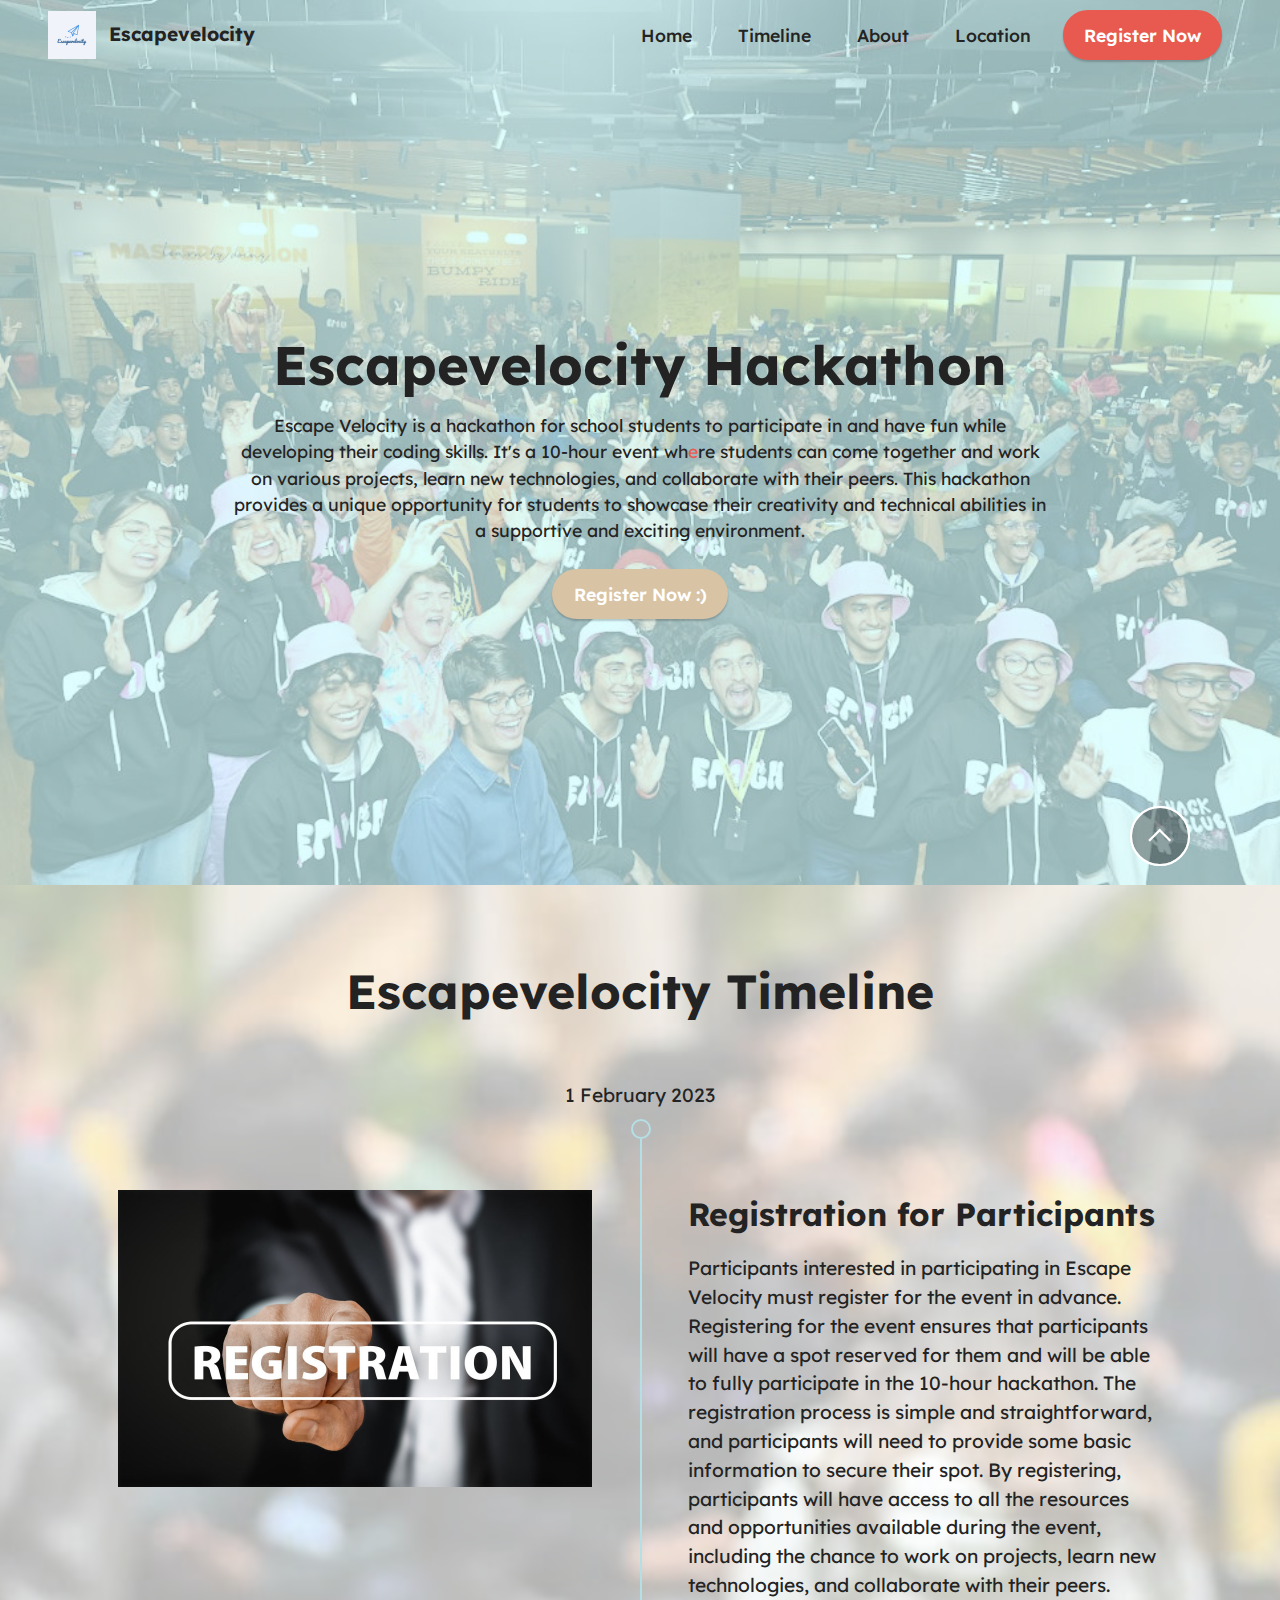
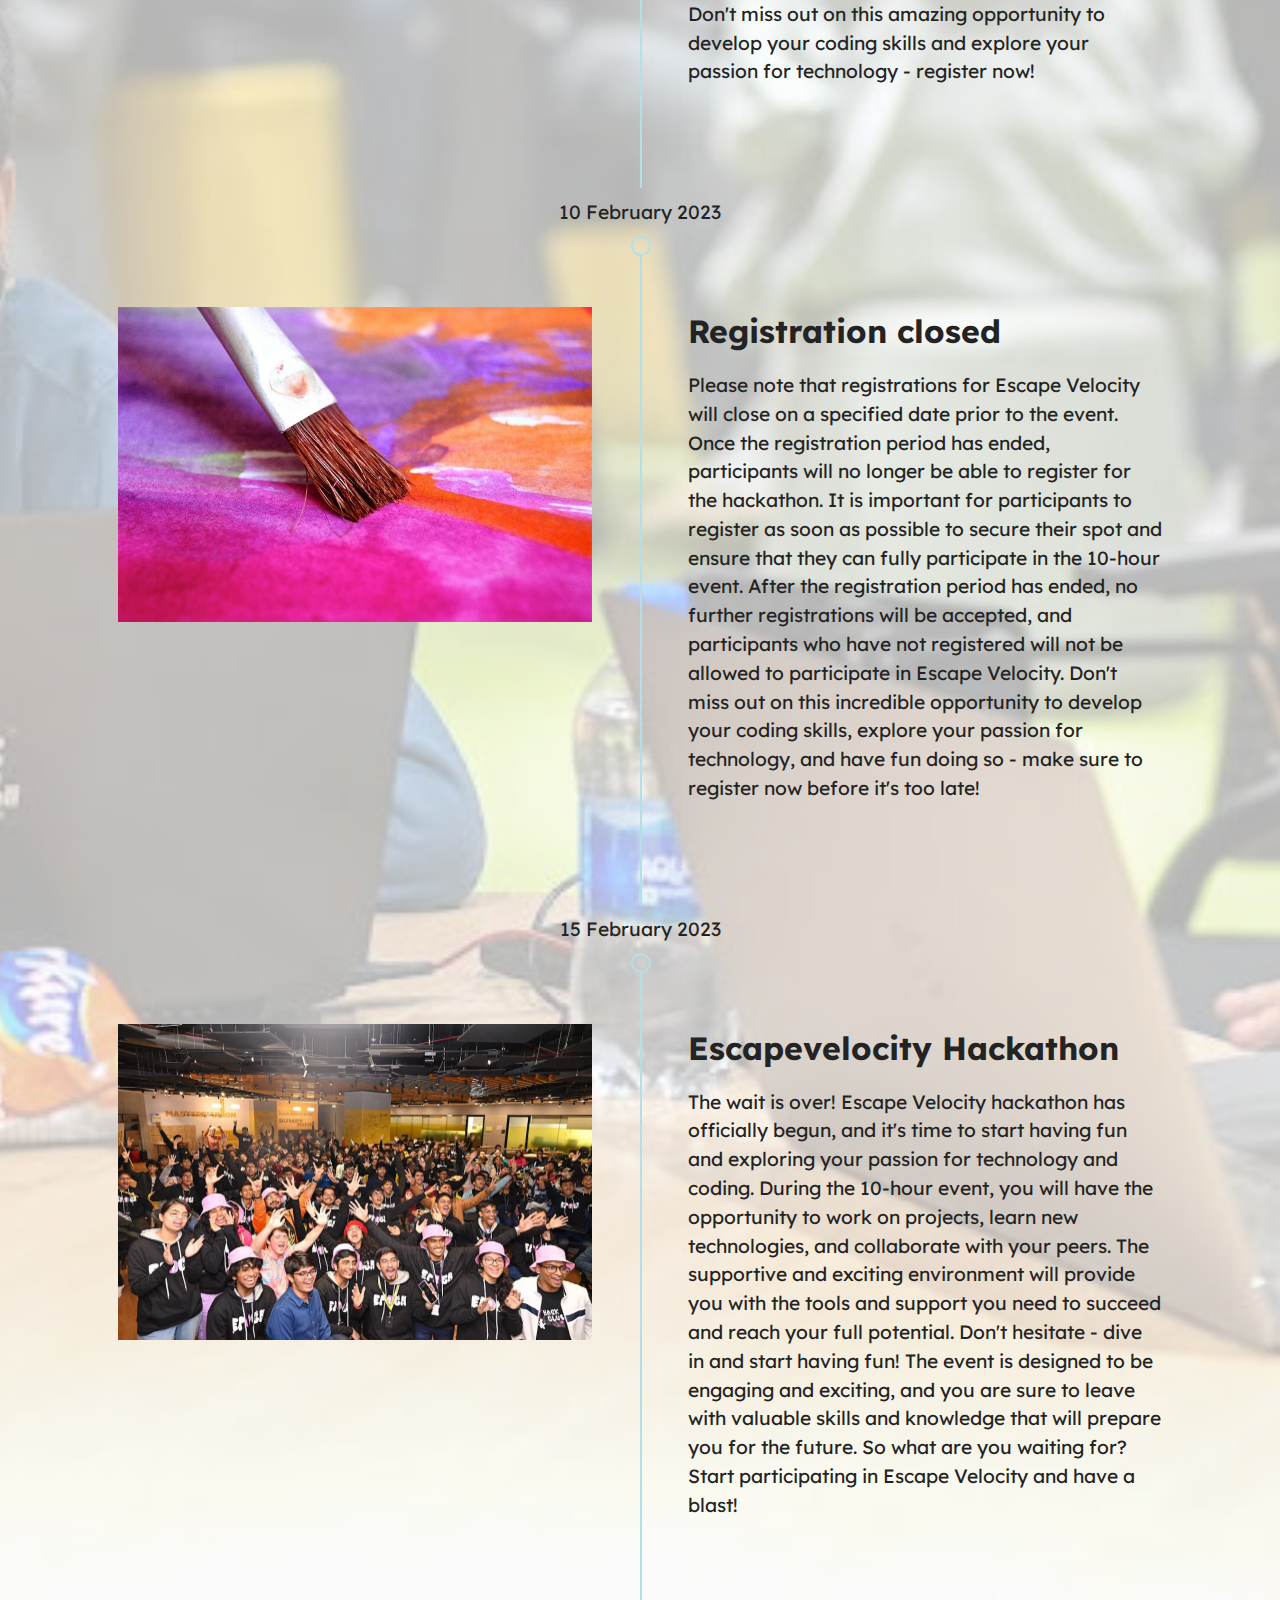
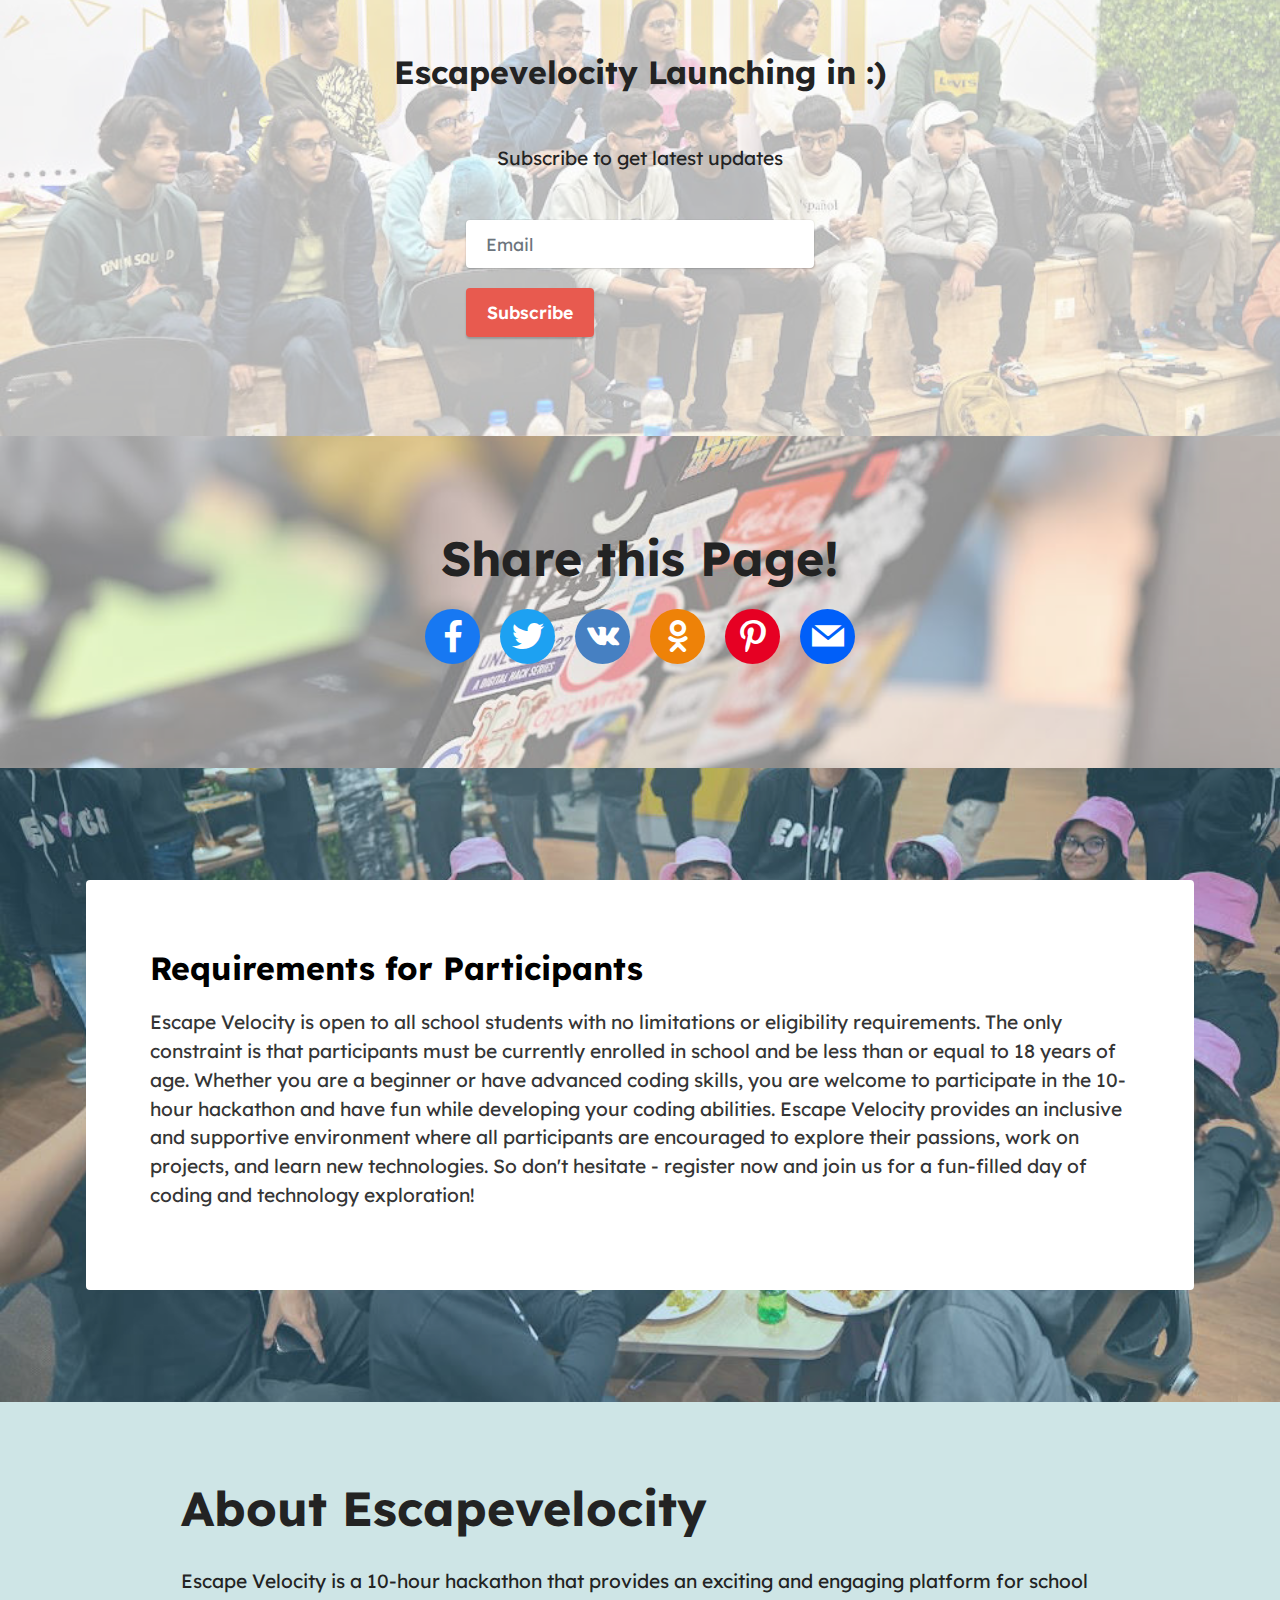
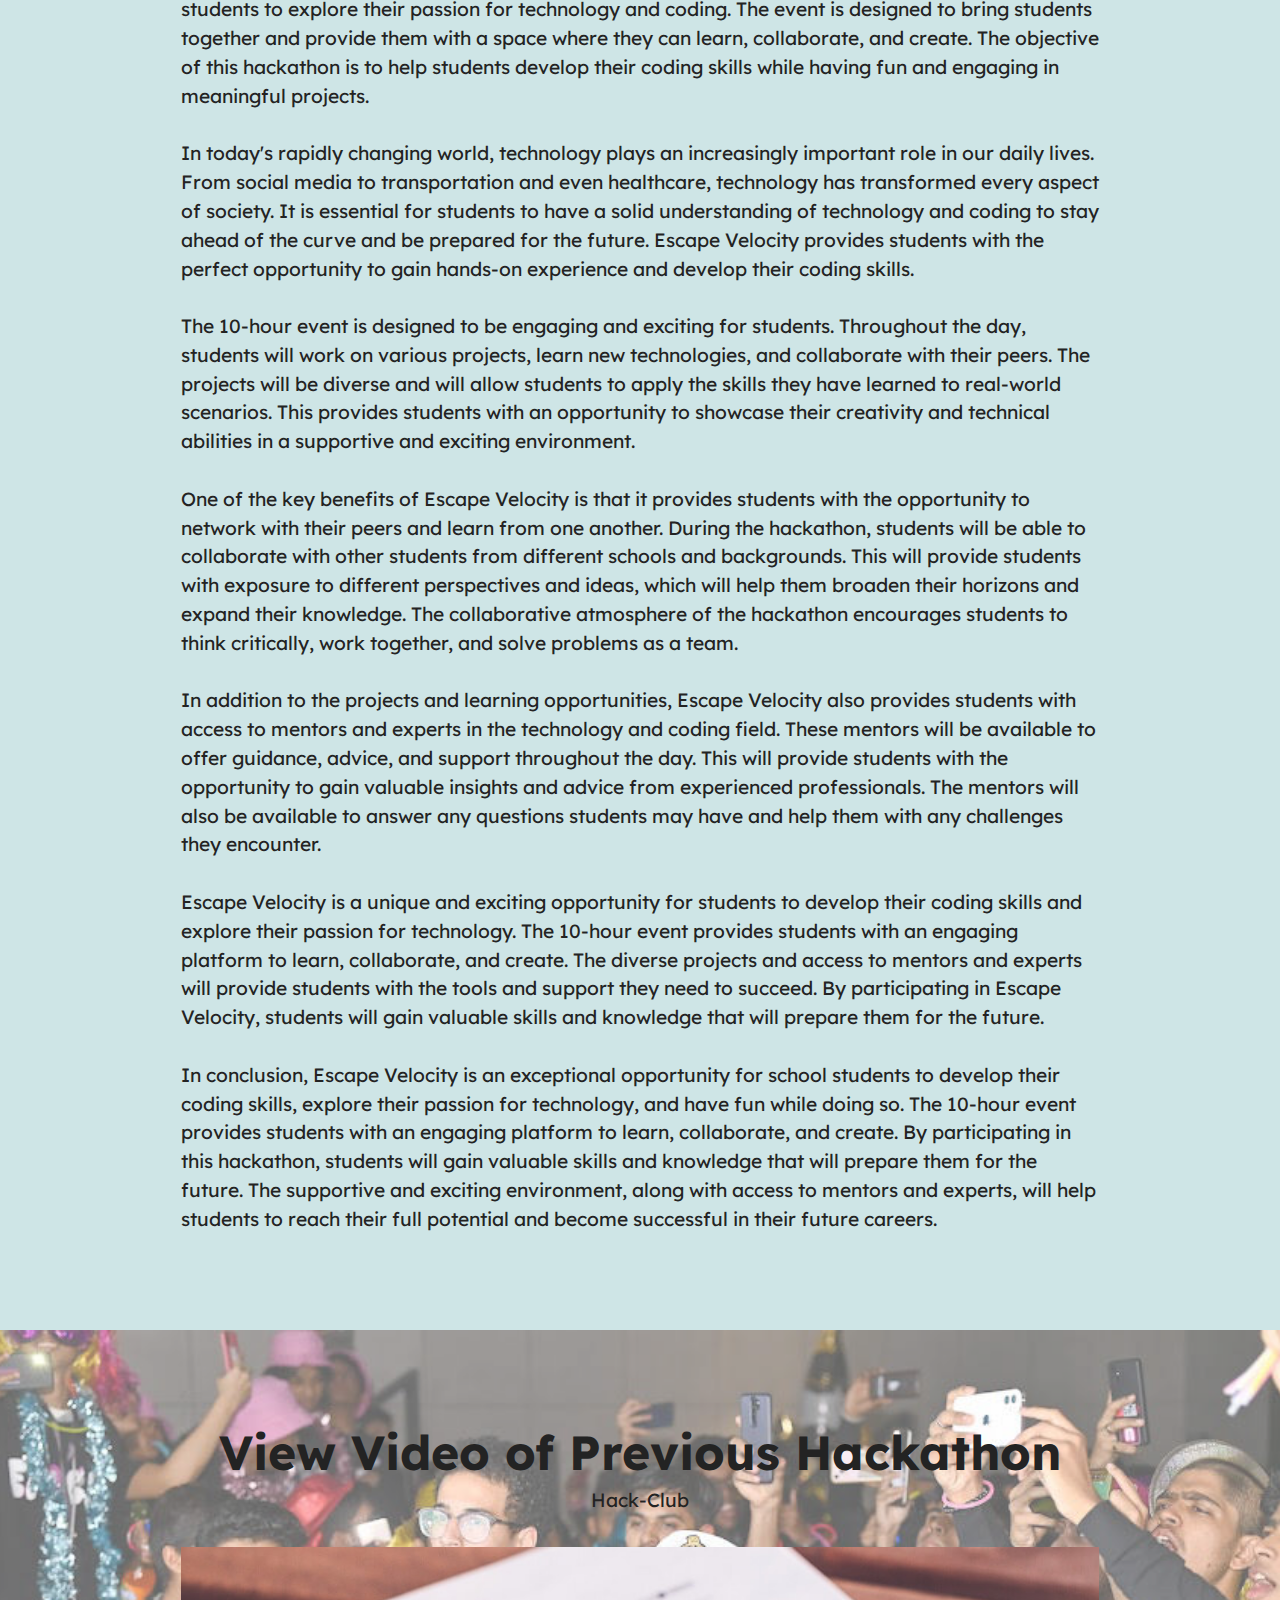
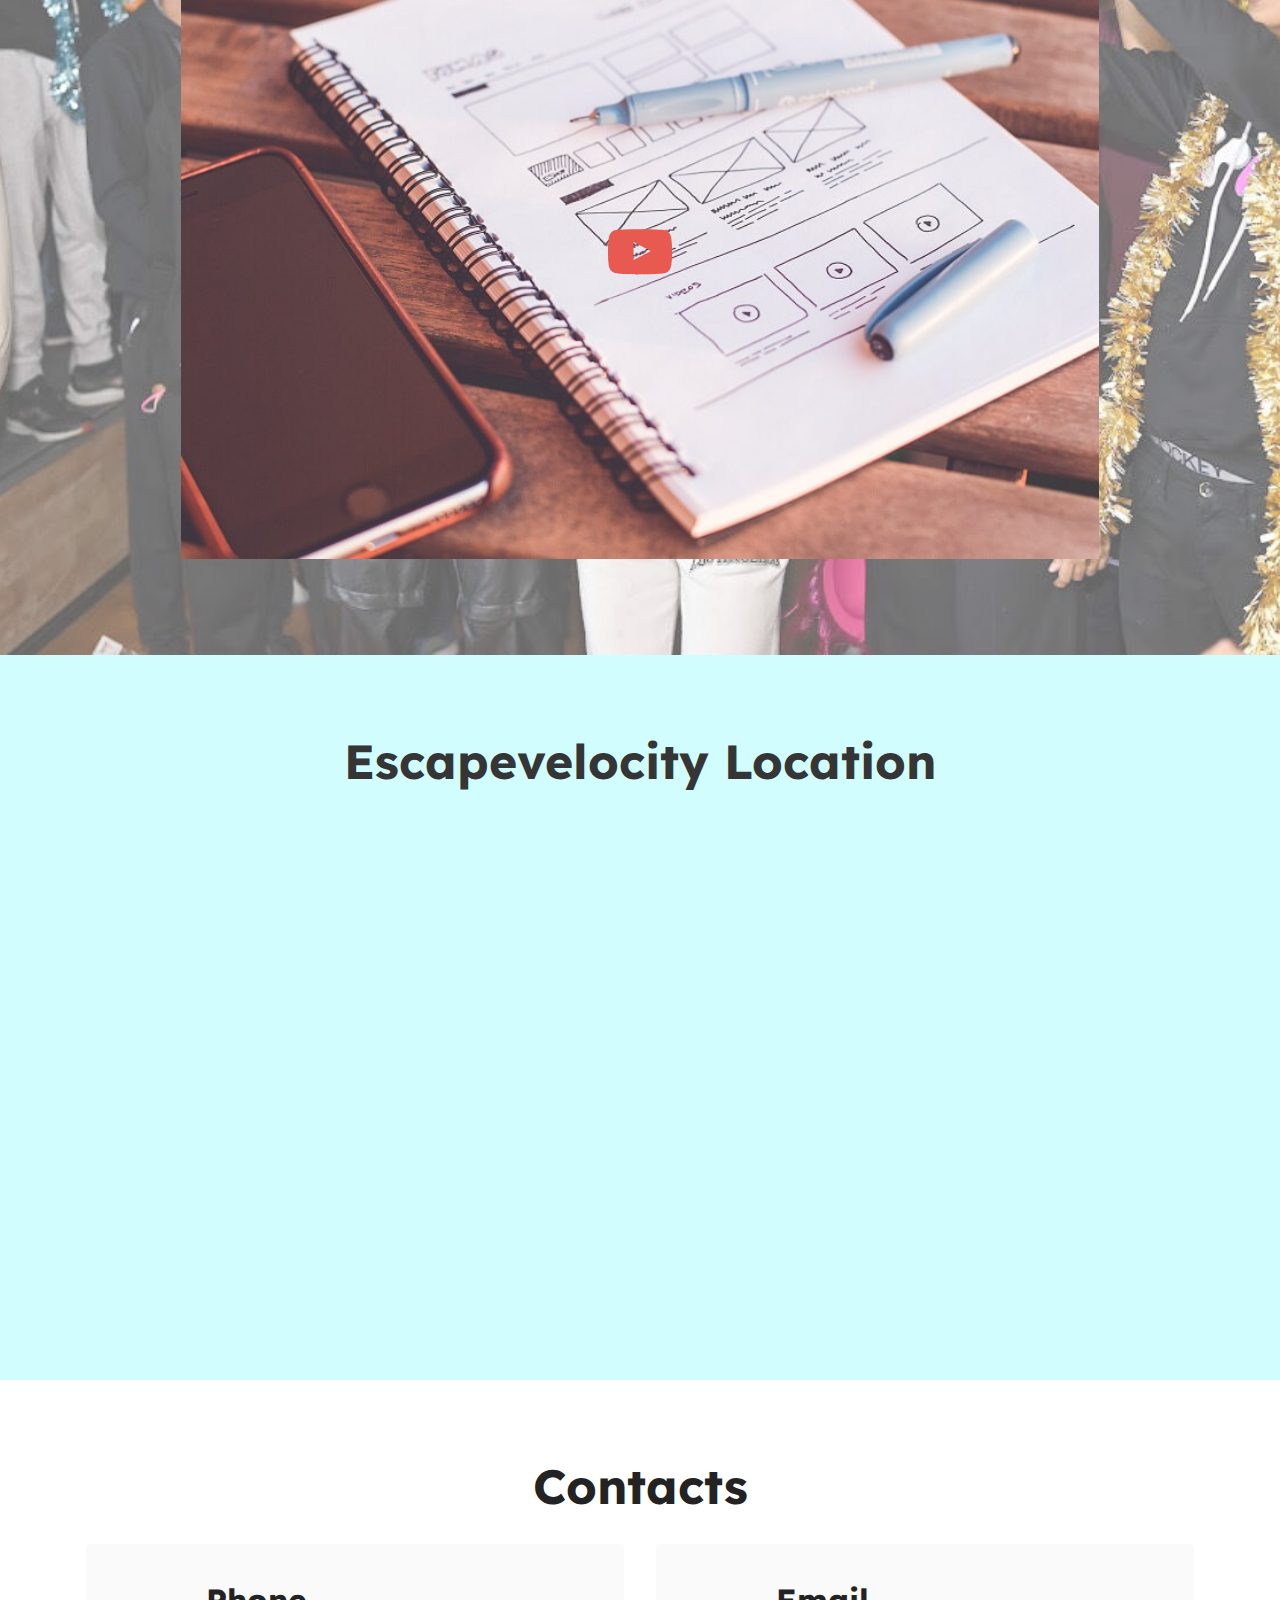
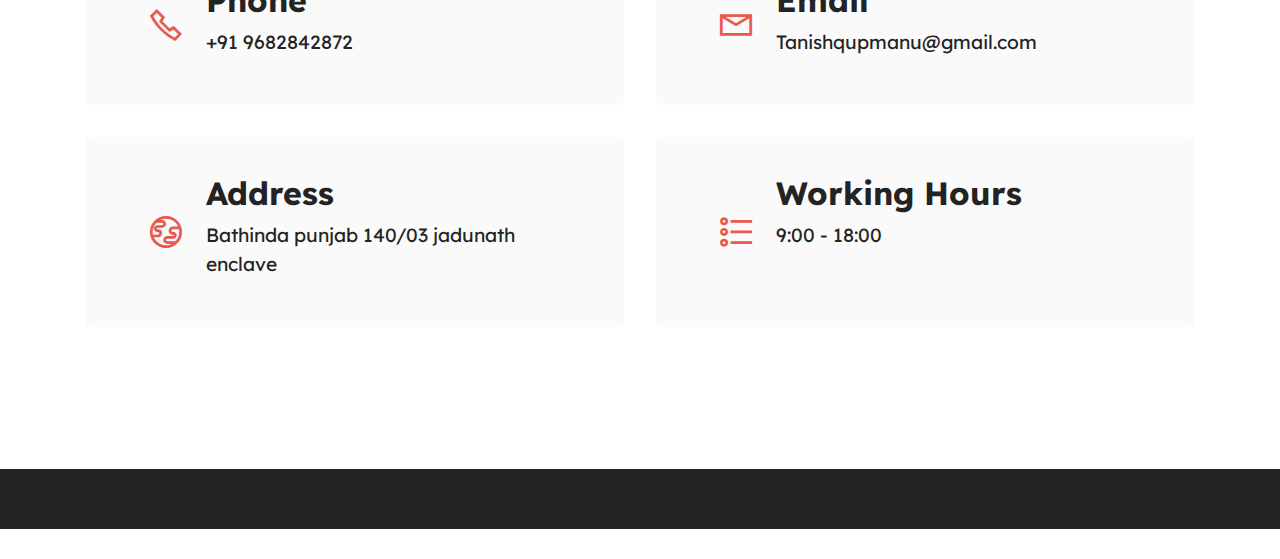
<file: index.html>
<!DOCTYPE html>
<html  >
<head>
 <!DOCTYPE html>
<html  >
<head>
  <!-- Site made with Mobirise Website Builder v5.6.11, https://mobirise.com -->
  <meta charset="UTF-8">
  <meta http-equiv="X-UA-Compatible" content="IE=edge">
  <meta name="generator" content="Mobirise v5.6.11, mobirise.com">
  <meta name="twitter:card" content="summary_large_image"/>
  <meta name="twitter:image:src" content="">
  <meta property="og:image" content="">
  <meta name="twitter:title" content="Page 1">
  <meta name="viewport" content="width=device-width, initial-scale=1, minimum-scale=1">
  <link rel="shortcut icon" href="assets/images/c73665076c394a64af1adfa4f821889b-128x128.png" type="image/x-icon">
  <meta name="description" content="">
  
  
  <title>Page 1</title>
  <link rel="stylesheet" href="assets/web/assets/mobirise-icons2/mobirise2.css">
  <link rel="stylesheet" href="assets/bootstrap/css/bootstrap.min.css">
  <link rel="stylesheet" href="assets/bootstrap/css/bootstrap-grid.min.css">
  <link rel="stylesheet" href="assets/bootstrap/css/bootstrap-reboot.min.css">
  <link rel="stylesheet" href="assets/parallax/jarallax.css">
  <link rel="stylesheet" href="assets/animatecss/animate.css">
  <link rel="stylesheet" href="assets/dropdown/css/style.css">
  <link rel="stylesheet" href="assets/socicon/css/styles.css">
  <link rel="stylesheet" href="assets/theme/css/style.css">
  <link rel="preload" href="https://fonts.googleapis.com/css?family=Lexend:100,200,300,400,500,600,700,800,900&display=swap" as="style" onload="this.onload=null;this.rel='stylesheet'">
  <noscript><link rel="stylesheet" href="https://fonts.googleapis.com/css?family=Lexend:100,200,300,400,500,600,700,800,900&display=swap"></noscript>
  <link rel="preload" as="style" href="assets/mobirise/css/mbr-additional.css"><link rel="stylesheet" href="assets/mobirise/css/mbr-additional.css" type="text/css">
  
  
  
  
</head>
<body>
  
  <section data-bs-version="5.1" class="menu menu2 cid-sFHpMqcXGj" once="menu" id="menu2-2">
    
    <nav class="navbar navbar-dropdown navbar-expand-lg">
        <div class="container-fluid">
            <div class="navbar-brand">
                <span class="navbar-logo">
                    <a href="EscapeVelocity.html">
                        <img src="assets/images/c73665076c394a64af1adfa4f821889b-96x96.png" alt="Mobirise Website Builder" style="height: 3rem;">
                    </a>
                </span>
                <span class="navbar-caption-wrap"><a class="navbar-caption text-black text-primary display-7" href="EscapeVelocity.html">Escapevelocity</a></span>
            </div>
            <button class="navbar-toggler" type="button" data-toggle="collapse" data-bs-toggle="collapse" data-target="#navbarSupportedContent" data-bs-target="#navbarSupportedContent" aria-controls="navbarNavAltMarkup" aria-expanded="false" aria-label="Toggle navigation">
                <div class="hamburger">
                    <span></span>
                    <span></span>
                    <span></span>
                    <span></span>
                </div>
            </button>
            <div class="collapse navbar-collapse" id="navbarSupportedContent">
                <ul class="navbar-nav nav-dropdown" data-app-modern-menu="true"><li class="nav-item"><a class="nav-link link text-black text-primary display-4" href="#top">Home</a></li>
                    <li class="nav-item"><a class="nav-link link text-black text-primary display-4" href="index.html#timeline3-4">Timeline</a></li>
                    <li class="nav-item"><a class="nav-link link text-black text-primary display-4" href="EscapeVelocity.html#content5-13">About</a>
                    </li><li class="nav-item"><a class="nav-link link text-black text-primary display-4" href="index.html#footer7-9">Location</a></li></ul>
                
                <div class="navbar-buttons mbr-section-btn"><a class="btn btn-primary display-4" href="https://forms.gle/8CJa699MXq7BXSEM6">Register Now</a></div>
            </div>
        </div>
    </nav>
</section>

<section data-bs-version="5.1" class="header9 cid-sFHoAfPmXB" id="header9-1">

    

    <div class="mbr-overlay" style="opacity: 0.7; background-color: rgb(210, 253, 255);"></div>

    <div class="text-center container">
        <div class="row justify-content-center">
            <div class="col-md-12 col-lg-9">
                <h1 class="mbr-section-title mbr-fonts-style mb-3 display-1"><strong>Escapevelocity Hackathon</strong></h1>
                <p class="mbr-text mbr-fonts-style display-4">
                    Escape Velocity is a hackathon for school students to participate in and have fun while developing their coding skills. It's a 10-hour event wh<a href="EscapeVelocity.html" class="text-primary">e</a>re students can come together and work on various projects, learn new technologies, and collaborate with their peers. This hackathon provides a unique opportunity for students to showcase their creativity and technical abilities in a supportive and exciting environment.</p>
                <div class="mbr-section-btn mt-3"><a class="btn btn-secondary display-4" href="https://forms.gle/8CJa699MXq7BXSEM6">Register Now :)</a></div>
            </div>
        </div>
    </div>
</section>

<section data-bs-version="5.1" class="timeline3 cid-sFHr5fwP9J" id="timeline3-4">
    
    <div class="mbr-overlay" style="opacity: 0.7; background-color: rgb(255, 255, 255);">
    </div>
    <div class="container">
        <div class="mbr-section-head">
            <h3 class="mbr-section-title mbr-fonts-style align-center mb-0 display-2">
                <strong>Escapevelocity Timeline</strong>
            </h3>
            
        </div>
        <div class="timelines-container mt-4">
            <div class="row timeline-element first-separline mb-5">
                <div class="timeline-date col-12">
                    <div class="timeline-date-wrapper">
                        <p class="mbr-timeline-date display-7">
                            1 February 2023</p>
                    </div>
                </div>
                <span class="iconBackground"></span>
                <div class="col-12 col-md-6">
                    <div class="image-wrapper">
                        <img src="assets/images/mbr-948x594.jpg" alt="Mobirise Website Builder" title="">
                    </div>
                </div>
                <div class="col-12 col-md-6">
                    <div class="timeline-text-wrapper">
                        <h4 class="mbr-timeline-title mbr-fonts-style mb-0 display-5"><strong>Registration for Participants</strong></h4>
                        <p class="mbr-text mbr-fonts-style mt-3 mb-0 display-7">
                            Participants interested in participating in Escape Velocity must register for the event in advance. Registering for the event ensures that participants will have a spot reserved for them and will be able to fully participate in the 10-hour hackathon. The registration process is simple and straightforward, and participants will need to provide some basic information to secure their spot. By registering, participants will have access to all the resources and opportunities available during the event, including the chance to work on projects, learn new technologies, and collaborate with their peers. Don't miss out on this amazing opportunity to develop your coding skills and explore your passion for technology - register now!
                        </p>
                    </div>
                </div>
            </div>
            <div class="row timeline-element first-separline mb-5">
                <div class="timeline-date col-12">
                    <div class="timeline-date-wrapper">
                        <p class="mbr-timeline-date display-7">10 February 2023</p>
                    </div>
                </div>
                <span class="iconBackground"></span>
                <div class="col-12 col-md-6">
                    <div class="image-wrapper">
                        <img src="assets/images/mbr-6.jpg" alt="Mobirise Website Builder" title="">
                    </div>
                </div>
                <div class="col-12 col-md-6">
                    <div class="timeline-text-wrapper">
                        <h4 class="mbr-timeline-title mbr-fonts-style mb-0 display-5"><strong>Registration closed</strong></h4>
                        <p class="mbr-text mbr-fonts-style mt-3 mb-0 display-7">
                            Please note that registrations for Escape Velocity will close on a specified date prior to the event. Once the registration period has ended, participants will no longer be able to register for the hackathon. It is important for participants to register as soon as possible to secure their spot and ensure that they can fully participate in the 10-hour event. After the registration period has ended, no further registrations will be accepted, and participants who have not registered will not be allowed to participate in Escape Velocity. Don't miss out on this incredible opportunity to develop your coding skills, explore your passion for technology, and have fun doing so - make sure to register now before it's too late!
                        </p>
                    </div>
                </div>
            </div>
            <div class="row timeline-element first-separline mb-5">
                <div class="timeline-date col-12">
                    <div class="timeline-date-wrapper">
                        <p class="mbr-timeline-date display-7">15 February 2023</p>
                    </div>
                </div>
                <span class="iconBackground"></span>
                <div class="col-12 col-md-6">
                    <div class="image-wrapper">
                        <img src="assets/images/bmc-1823-948x633.jpg" alt="Mobirise Website Builder" title="">
                    </div>
                </div>
                <div class="col-12 col-md-6">
                    <div class="timeline-text-wrapper">
                        <h4 class="mbr-timeline-title mbr-fonts-style mb-0 display-5"><strong>Escapevelocity Hackathon</strong></h4>
                        <p class="mbr-text mbr-fonts-style mt-3 mb-0 display-7">The wait is over! Escape Velocity hackathon has officially begun, and it's time to start having fun and exploring your passion for technology and coding. During the 10-hour event, you will have the opportunity to work on projects, learn new technologies, and collaborate with your peers. The supportive and exciting environment will provide you with the tools and support you need to succeed and reach your full potential. Don't hesitate - dive in and start having fun! The event is designed to be engaging and exciting, and you are sure to leave with valuable skills and knowledge that will prepare you for the future. So what are you waiting for? Start participating in Escape Velocity and have a blast!<br></p>
                    </div>
                </div>
            </div>
            
            
            
            
            
            
            
            
            
        </div>
    </div>
</section>

<section data-bs-version="5.1" class="countdown1 cid-sFHtEv8xMy" id="countdown1-7">
    
    <div class="mbr-overlay" style="opacity: 0.7; background-color: rgb(255, 255, 255);">
    </div>
    <div class="container">
        <div class="row justify-content-center">
            <div class="col-lg-8">
                <h3 class="mbr-section-title mb-5 align-center mbr-fonts-style display-5"><strong>Escapevelocity Launching in :)</strong></h3>
                
                <div class="countdown-cont align-center mb-5">
                    <div class="daysCountdown col-xs-3 col-sm-3 col-md-3" title="Days"></div>
                    <div class="hoursCountdown col-xs-3 col-sm-3 col-md-3" title="Hours"></div>
                    <div class="minutesCountdown col-xs-3 col-sm-3 col-md-3" title="Minutes"></div>
                    <div class="secondsCountdown col-xs-3 col-sm-3 col-md-3" title="Seconds"></div>
                    <div class="countdown" data-due-date="2023/02/15"></div>
                </div>
                <p class="mbr-text mb-5 align-center mbr-fonts-style display-7">
                    Subscribe to get latest updates</p>
            </div>
        </div>
        <div class="row">
            <div class="col-lg-4 mx-auto mbr-form" data-form-type="formoid">
                <form action="https://mobirise.eu/" method="POST" class="mbr-form form-with-styler" data-form-title="Form Name"><input type="hidden" name="email" data-form-email="true" value="aA7FmgkQEeSyZTBw2cZ+FqWcyLH3TUwq27udTCZPzj1w/6PeisfDQE2xRe8pNFlJ+M4GRQ1NnnQV8/eZZol27ZM5pBlg24FREtQPBEnc6LuY1j3Rqz85YqqU4kstr+om">
                    <div class="row">
                        <div hidden="hidden" data-form-alert="" class="alert alert-success col-12">Thanks for filling out the form!</div>
                        <div hidden="hidden" data-form-alert-danger="" class="alert alert-danger col-12">Oops...! some problem!</div>
                    </div>
                    <div class="dragArea row">
                        <div class="col form-group" data-for="email">
                            <input type="text" name="email" placeholder="Email" data-form-field="email" class="form-control" required="required" value="" id="email-countdown1-7">
                        </div>
                        <div class="mbr-section-btn">
                            <button type="submit" class="btn btn-primary display-4">Subscribe</button>
                        </div>
                    </div>
                </form>
            </div>
        </div>
    </div>
</section>

<section data-bs-version="5.1" class="social1 cid-sFHrCR0OHz" id="share1-5">
    
    
    <div class="mbr-overlay" style="opacity: 0.5; background-color: rgb(255, 255, 255);">
    </div>

    <div class="container">
        <div class="row">
            <div class="col-12">
                <h3 class="mbr-section-title mb-3 align-center mbr-fonts-style display-2">
                    <strong>Share this Page!</strong>
                </h3>
                <div>
                    <div class="mbr-social-likes align-center">
                        <span class="btn btn-social socicon-bg-facebook facebook m-2">
                            <i class="socicon socicon-facebook"></i>
                        </span>
                        <span class="btn btn-social twitter socicon-bg-twitter m-2">
                            <i class="socicon socicon-twitter"></i>
                        </span>
                        <span class="btn btn-social vkontakte socicon-bg-vkontakte m-2">
                            <i class="socicon socicon-vkontakte"></i>
                        </span>
                        <span class="btn btn-social odnoklassniki socicon-bg-odnoklassniki m-2">
                            <i class="socicon socicon-odnoklassniki"></i>
                        </span>
                        <span class="btn btn-social pinterest socicon-bg-pinterest m-2">
                            <i class="socicon socicon-pinterest"></i>
                        </span>
                        <span class="btn btn-social mailru socicon-bg-mail m-2">
                            <i class="socicon socicon-mail"></i>
                        </span>
                    </div>
                </div>
            </div>
        </div>
    </div>
</section>

<section data-bs-version="5.1" class="content15 cid-sFHuaHz0Qy mbr-parallax-background" id="content15-b">

    

    <div class="mbr-overlay" style="opacity: 0.3; background-color: rgb(110, 199, 242);">
    </div>
    <div class="container">
        <div class="row justify-content-center">
            <div class="card col-md-12 col-lg-12">
                <div class="card-wrapper">
                    <div class="card-box align-left">
                        <h4 class="card-title mbr-fonts-style mbr-white mb-3 display-5"><strong>Requirements for Participants</strong></h4>
                        <p class="mbr-text mbr-fonts-style display-7">Escape Velocity is open to all school students with no limitations or eligibility requirements. The only constraint is that participants must be currently enrolled in school and be less than or equal to 18 years of age. Whether you are a beginner or have advanced coding skills, you are welcome to participate in the 10-hour hackathon and have fun while developing your coding abilities. Escape Velocity provides an inclusive and supportive environment where all participants are encouraged to explore their passions, work on projects, and learn new technologies. So don't hesitate - register now and join us for a fun-filled day of coding and technology exploration!</p>
                        
                    </div>
                </div>
            </div>
        </div>
    </div>
</section>

<section data-bs-version="5.1" class="content5 cid-tukb6VK8fL" id="content5-13">
    
    <div class="container">
        <div class="row justify-content-center">
            <div class="col-md-12 col-lg-10">
                <h3 class="mbr-section-title mbr-fonts-style mb-4 display-2"><strong>About Escapevelocity</strong></h3>
                
                <p class="mbr-text mbr-fonts-style display-7">Escape Velocity is a 10-hour hackathon that provides an exciting and engaging platform for school students to explore their passion for technology and coding. The event is designed to bring students together and provide them with a space where they can learn, collaborate, and create. The objective of this hackathon is to help students develop their coding skills while having fun and engaging in meaningful projects.
<br>
<br>In today's rapidly changing world, technology plays an increasingly important role in our daily lives. From social media to transportation and even healthcare, technology has transformed every aspect of society. It is essential for students to have a solid understanding of technology and coding to stay ahead of the curve and be prepared for the future. Escape Velocity provides students with the perfect opportunity to gain hands-on experience and develop their coding skills.
<br>
<br>The 10-hour event is designed to be engaging and exciting for students. Throughout the day, students will work on various projects, learn new technologies, and collaborate with their peers. The projects will be diverse and will allow students to apply the skills they have learned to real-world scenarios. This provides students with an opportunity to showcase their creativity and technical abilities in a supportive and exciting environment.
<br>
<br>One of the key benefits of Escape Velocity is that it provides students with the opportunity to network with their peers and learn from one another. During the hackathon, students will be able to collaborate with other students from different schools and backgrounds. This will provide students with exposure to different perspectives and ideas, which will help them broaden their horizons and expand their knowledge. The collaborative atmosphere of the hackathon encourages students to think critically, work together, and solve problems as a team.
<br>
<br>In addition to the projects and learning opportunities, Escape Velocity also provides students with access to mentors and experts in the technology and coding field. These mentors will be available to offer guidance, advice, and support throughout the day. This will provide students with the opportunity to gain valuable insights and advice from experienced professionals. The mentors will also be available to answer any questions students may have and help them with any challenges they encounter.
<br>
<br>Escape Velocity is a unique and exciting opportunity for students to develop their coding skills and explore their passion for technology. The 10-hour event provides students with an engaging platform to learn, collaborate, and create. The diverse projects and access to mentors and experts will provide students with the tools and support they need to succeed. By participating in Escape Velocity, students will gain valuable skills and knowledge that will prepare them for the future.
<br>
<br>In conclusion, Escape Velocity is an exceptional opportunity for school students to develop their coding skills, explore their passion for technology, and have fun while doing so. The 10-hour event provides students with an engaging platform to learn, collaborate, and create. By participating in this hackathon, students will gain valuable skills and knowledge that will prepare them for the future. The supportive and exciting environment, along with access to mentors and experts, will help students to reach their full potential and become successful in their future careers.</p>
            </div>
        </div>
    </div>
</section>

<section data-bs-version="5.1" class="video1 cid-sFHujWGouW" id="video1-d">
    
    <div class="mbr-overlay" style="opacity: 0.4; background-color: rgb(255, 255, 255);">
    </div>
    <div class="align-center container">
        <div class="mbr-section-head">
            <h4 class="mbr-section-title mbr-fonts-style mb-0 display-2">
                <strong>View Video of Previous Hackathon</strong></h4>
            <h5 class="mbr-section-subtitle mbr-fonts-style mb-0 mt-2 display-7">Hack-Club</h5>
        </div>
        <div class="row justify-content-center mt-4">
            <div class="col-12 col-lg-10">
                <div class="box">
                    <div class="mbr-media show-modal align-center" data-modal=".modalWindow">
                        <a href="https://youtu.be/PnK4gzO6S3Q"><img src="assets/images/mbr-3.jpg" alt="Mobirise Website Builder"></a>
                        <div class="icon-wrap">
                            <a class="text-primary" href="#"><span class="mbr-iconfont socicon-youtube socicon"></span></a>
                        </div>
                    </div>
                </div>
            </div>
        </div>
    </div>
    <div>
        <div class="modalWindow" style="display: none;">
            <div class="modalWindow-container">
                <div class="modalWindow-video-container">
                    <div class="modalWindow-video">
                        <iframe width="100%" height="100%" frameborder="0" allowfullscreen="1" data-src="https://youtu.be/PnK4gzO6S3Q"></iframe>
                    </div>
                    <a class="close" role="button" data-dismiss="modal" data-bs-dismiss="modal">
                        <span aria-hidden="true" class="mbr-iconfont mobi-mbri-close mobi-mbri closeModal"></span>
                        <span class="sr-only visually-hidden">Close</span>
                    </a>
                </div>
            </div>
        </div>
    </div>
</section>

<section data-bs-version="5.1" class="map1 cid-sFHu4seZjP" id="map1-a">
    
    
    <div class="container">
        <div class="mbr-section-head mb-4">
            <h3 class="mbr-section-title mbr-fonts-style align-center mb-0 display-2"><strong>Escapevelocity Location</strong></h3>
            
        </div>
        <div class="google-map"><iframe frameborder="0" style="border:0" src="https://www.google.com/maps/embed/v1/place?key=AIzaSyCNveGQ9bfpKFwWzQLLftrR9hNiHwdqQG8&amp;q=K.V no 1 Bathinda Cantt" allowfullscreen=""></iframe></div>
    </div>
</section>

<section data-bs-version="5.1" class="contacts2 cid-tukkiqiAmB" id="contacts2-14">
    <!---->
    

    
    
    <div class="container">
        <div class="mbr-section-head">
            <h3 class="mbr-section-title mbr-fonts-style align-center mb-0 display-2">
                <strong>Contacts</strong>
            </h3>
            
        </div>
        <div class="row justify-content-center mt-4">
            <div class="card col-12 col-md-6">
                <div class="card-wrapper">
                    <div class="image-wrapper">
                        <span class="mbr-iconfont mobi-mbri-phone mobi-mbri"></span>
                    </div>
                    <div class="text-wrapper">
                        <h6 class="card-title mbr-fonts-style mb-1 display-5">
                            <strong>Phone</strong>
                        </h6>
                        <p class="mbr-text mbr-fonts-style display-7">+91 9682842872</p>
                    </div>
                </div>
            </div>
            <div class="card col-12 col-md-6">
                <div class="card-wrapper">
                    <div class="image-wrapper">
                        <span class="mbr-iconfont mobi-mbri-letter mobi-mbri"></span>
                    </div>
                    <div class="text-wrapper">
                        <h6 class="card-title mbr-fonts-style mb-1 display-5">
                            <strong>Email</strong>
                        </h6>
                        <p class="mbr-text mbr-fonts-style display-7">Tanishqupmanu@gmail.com</p>
                    </div>
                </div>
            </div>
            <div class="card col-12 col-md-6">
                <div class="card-wrapper">
                    <div class="image-wrapper">
                        <span class="mbr-iconfont mobi-mbri-globe mobi-mbri"></span>
                    </div>
                    <div class="text-wrapper">
                        <h6 class="card-title mbr-fonts-style mb-1 display-5">
                            <strong>Address</strong>
                        </h6>
                        <p class="mbr-text mbr-fonts-style display-7">
                            Bathinda punjab 140/03 jadunath enclave</p>
                    </div>
                </div>
            </div>
            <div class="card col-12 col-md-6">
                <div class="card-wrapper">
                    <div class="image-wrapper">
                        <span class="mbr-iconfont mobi-mbri-bulleted-list mobi-mbri"></span>
                    </div>
                    <div class="text-wrapper">
                        <h6 class="card-title mbr-fonts-style mb-1 display-5">
                            <strong>Working Hours</strong>
                        </h6>
                        <p class="mbr-text mbr-fonts-style display-7">
                            9:00 - 18:00
                        </p>
                    </div>
                </div>
            </div>
        </div>
    </div>
</section>

<section data-bs-version="5.1" class="footer7 cid-sFHu2wLoQp" once="footers" id="footer7-9">

    

    

    
  
 <div id="scrollToTop" class="scrollToTop mbr-arrow-up"><a style="text-align: center;"><i class="mbr-arrow-up-icon mbr-arrow-up-icon-cm cm-icon cm-icon-smallarrow-up"></i></a></div>
    <input name="animation" type="hidden">
  </body>
</html>
  
  
</head>
<body>
  
  <section data-bs-version="5.1" class="footer7 cid-sFF3CYc3p7" once="footers" id="footer7-9">

    

    
  
 <div id="scrollToTop" class="scrollToTop mbr-arrow-up"><a style="text-align: center;"><i class="mbr-arrow-up-icon mbr-arrow-up-icon-cm cm-icon cm-icon-smallarrow-up"></i></a></div>
    <input name="animation" type="hidden">
  </body>
</html>
</file>
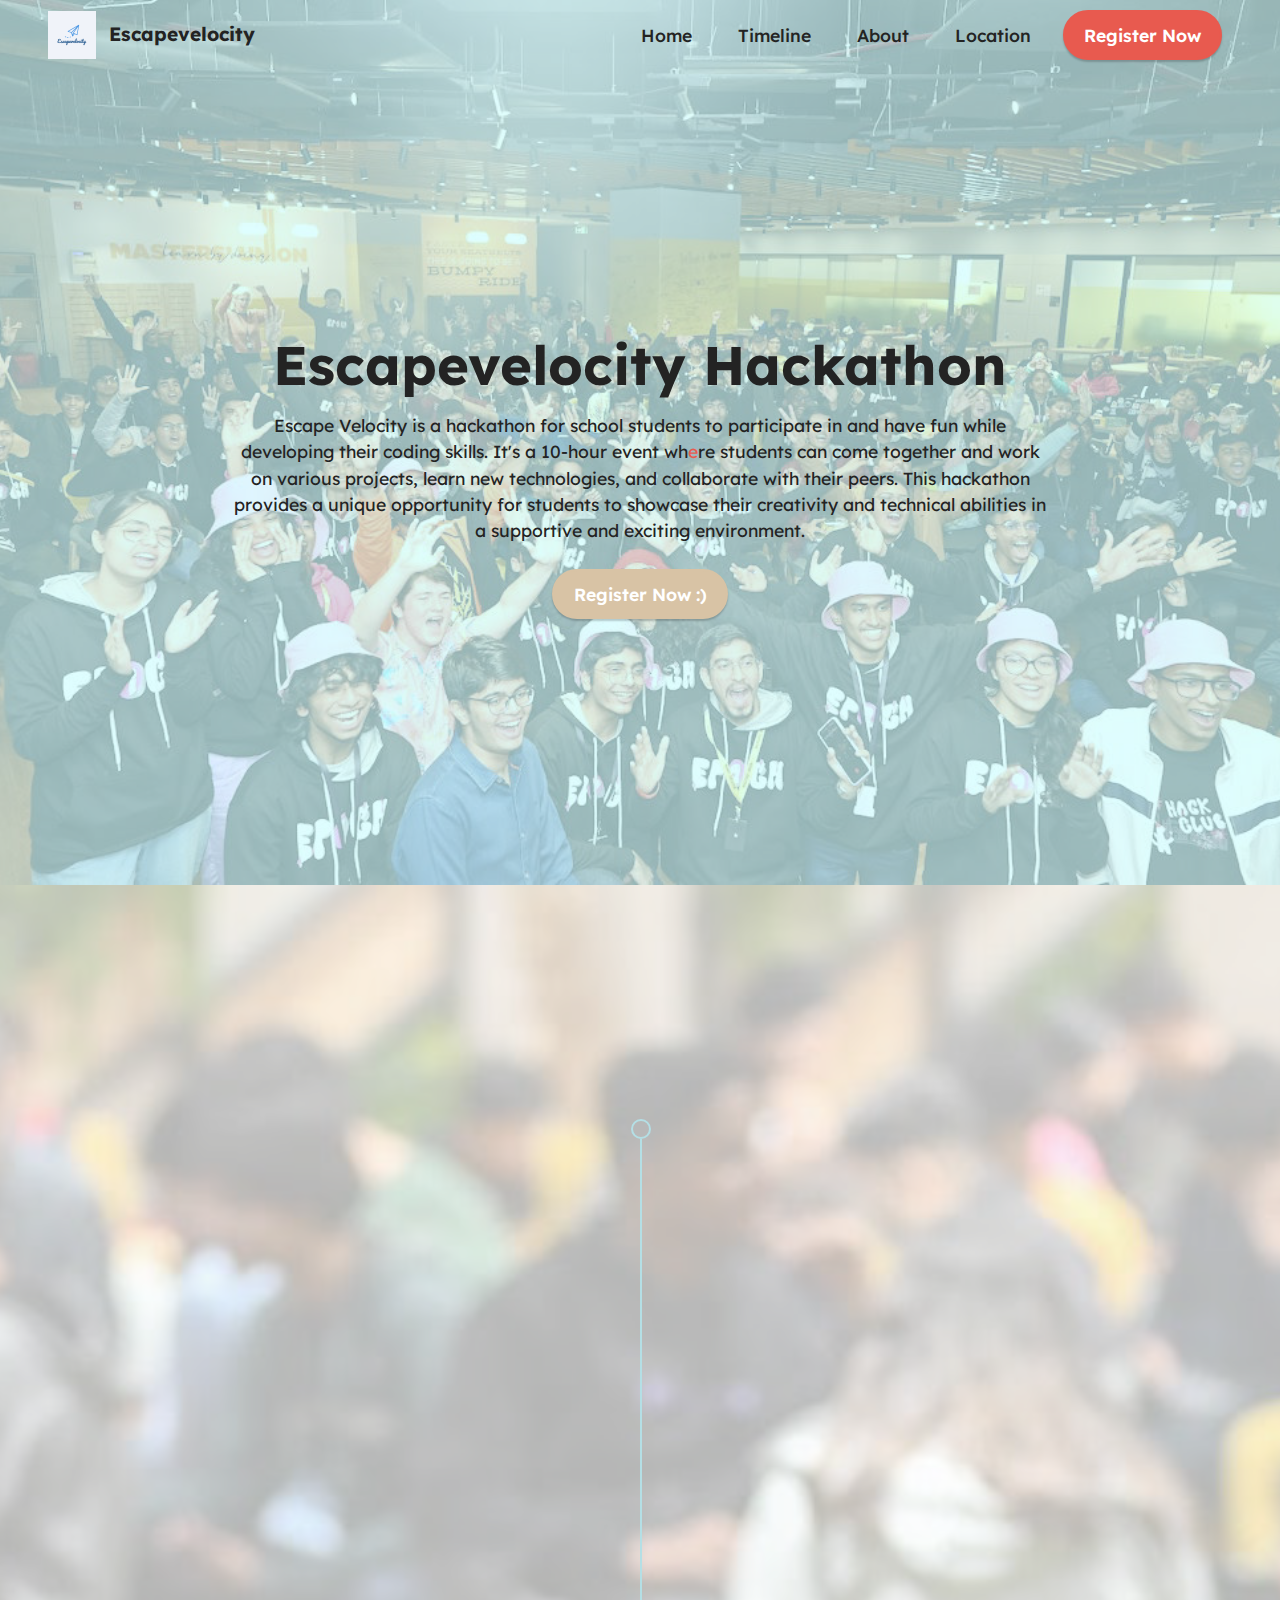
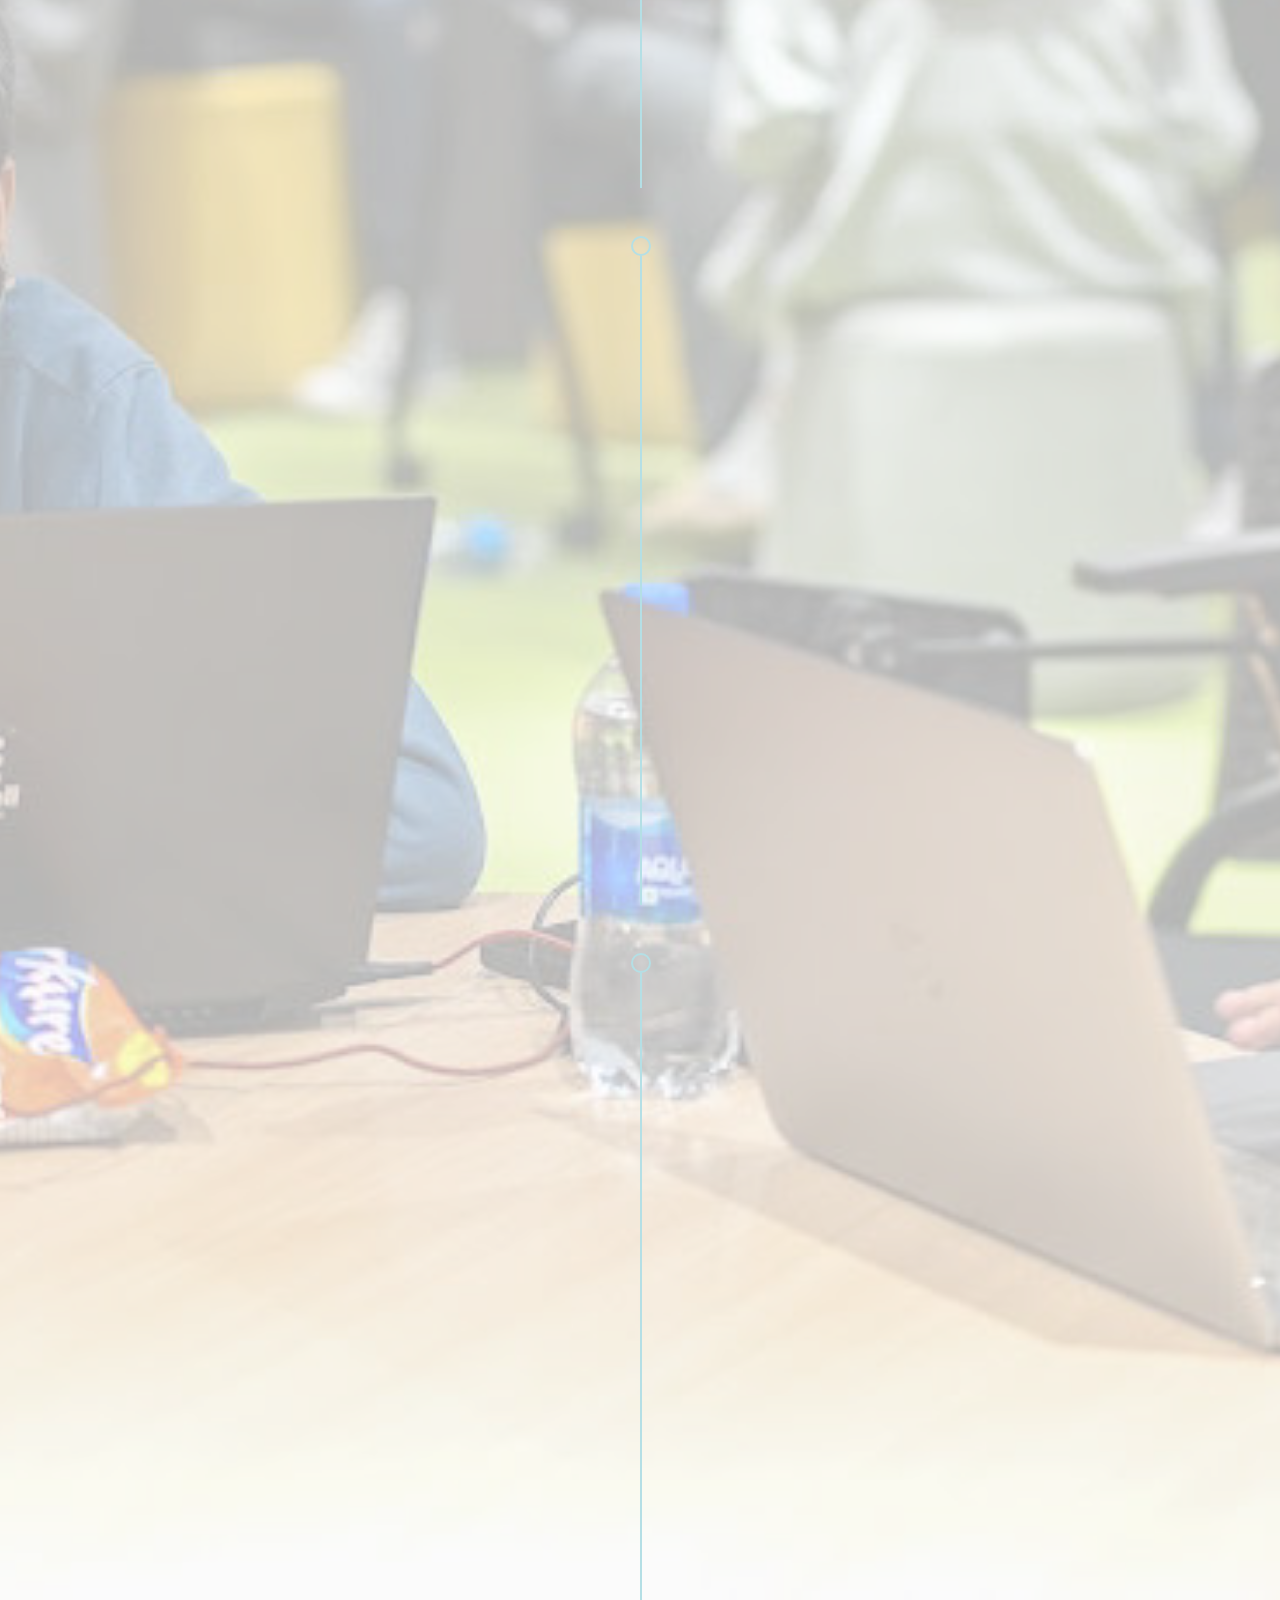
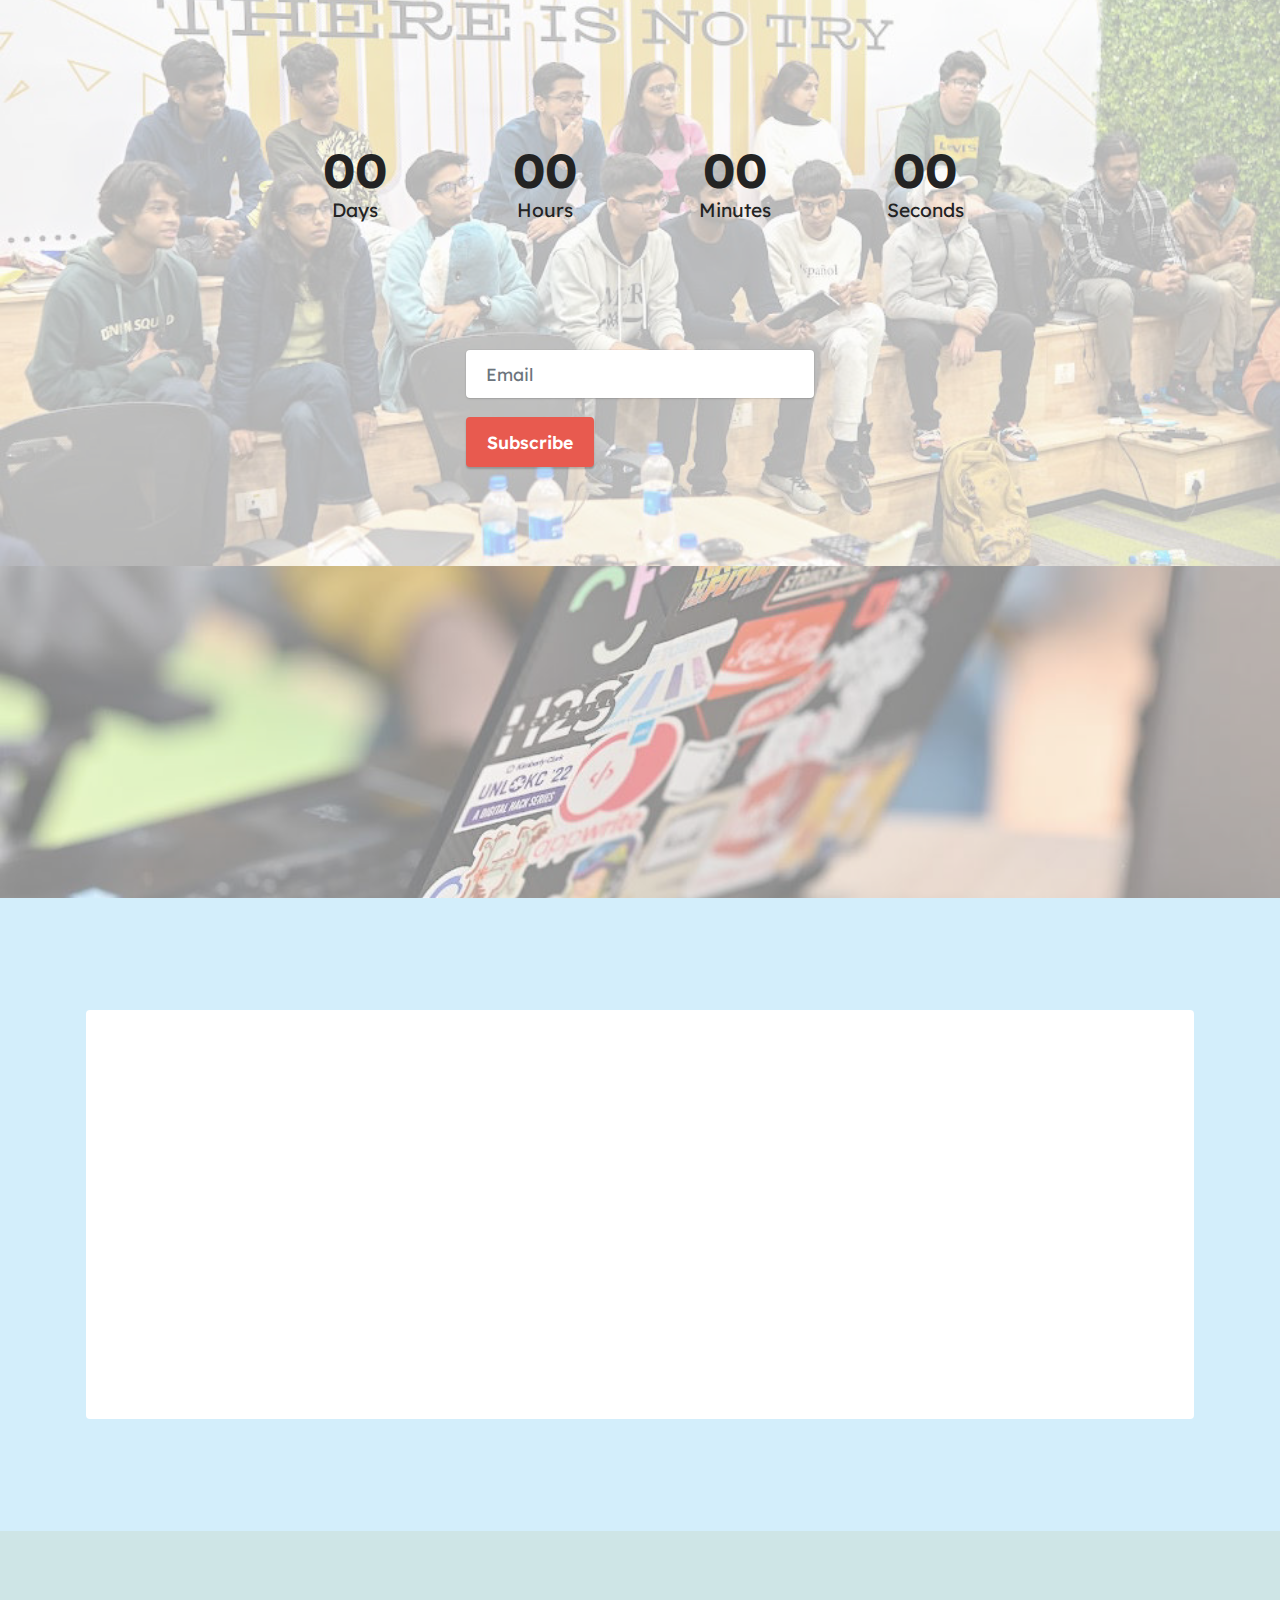
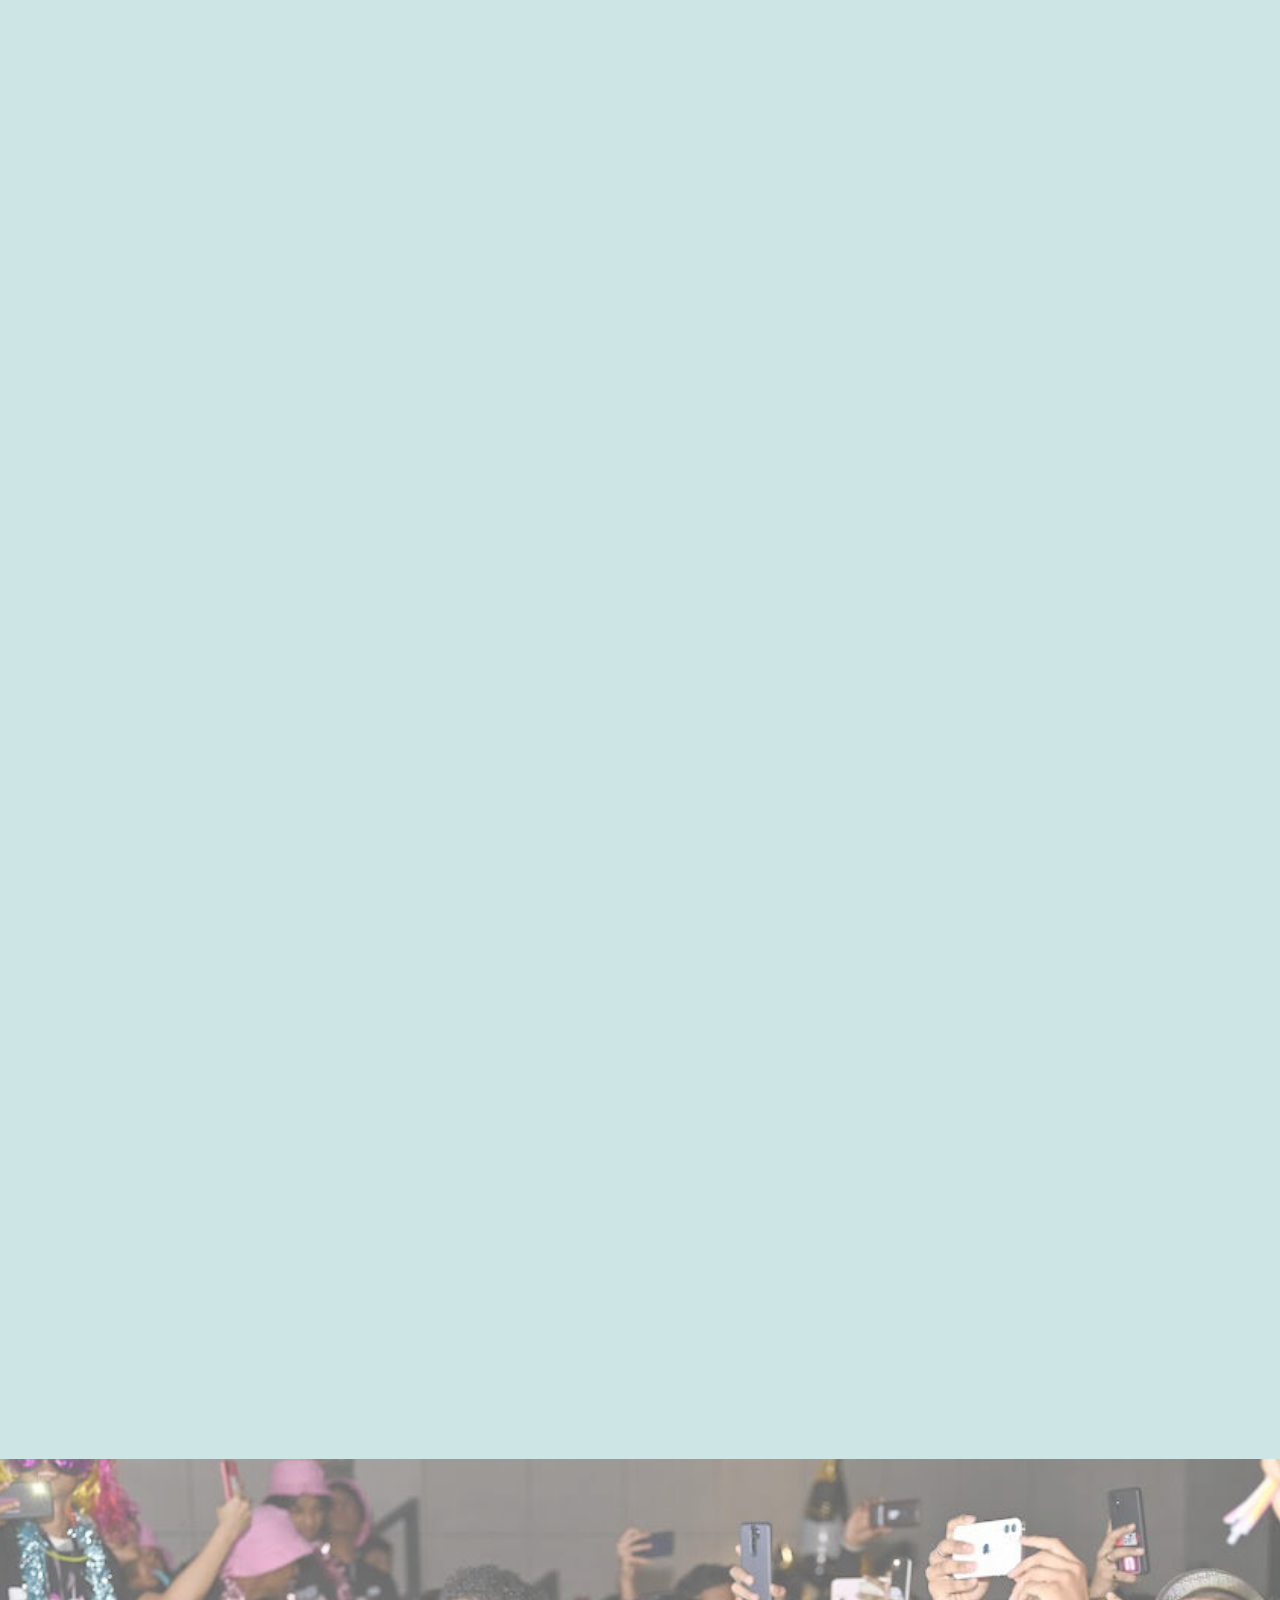
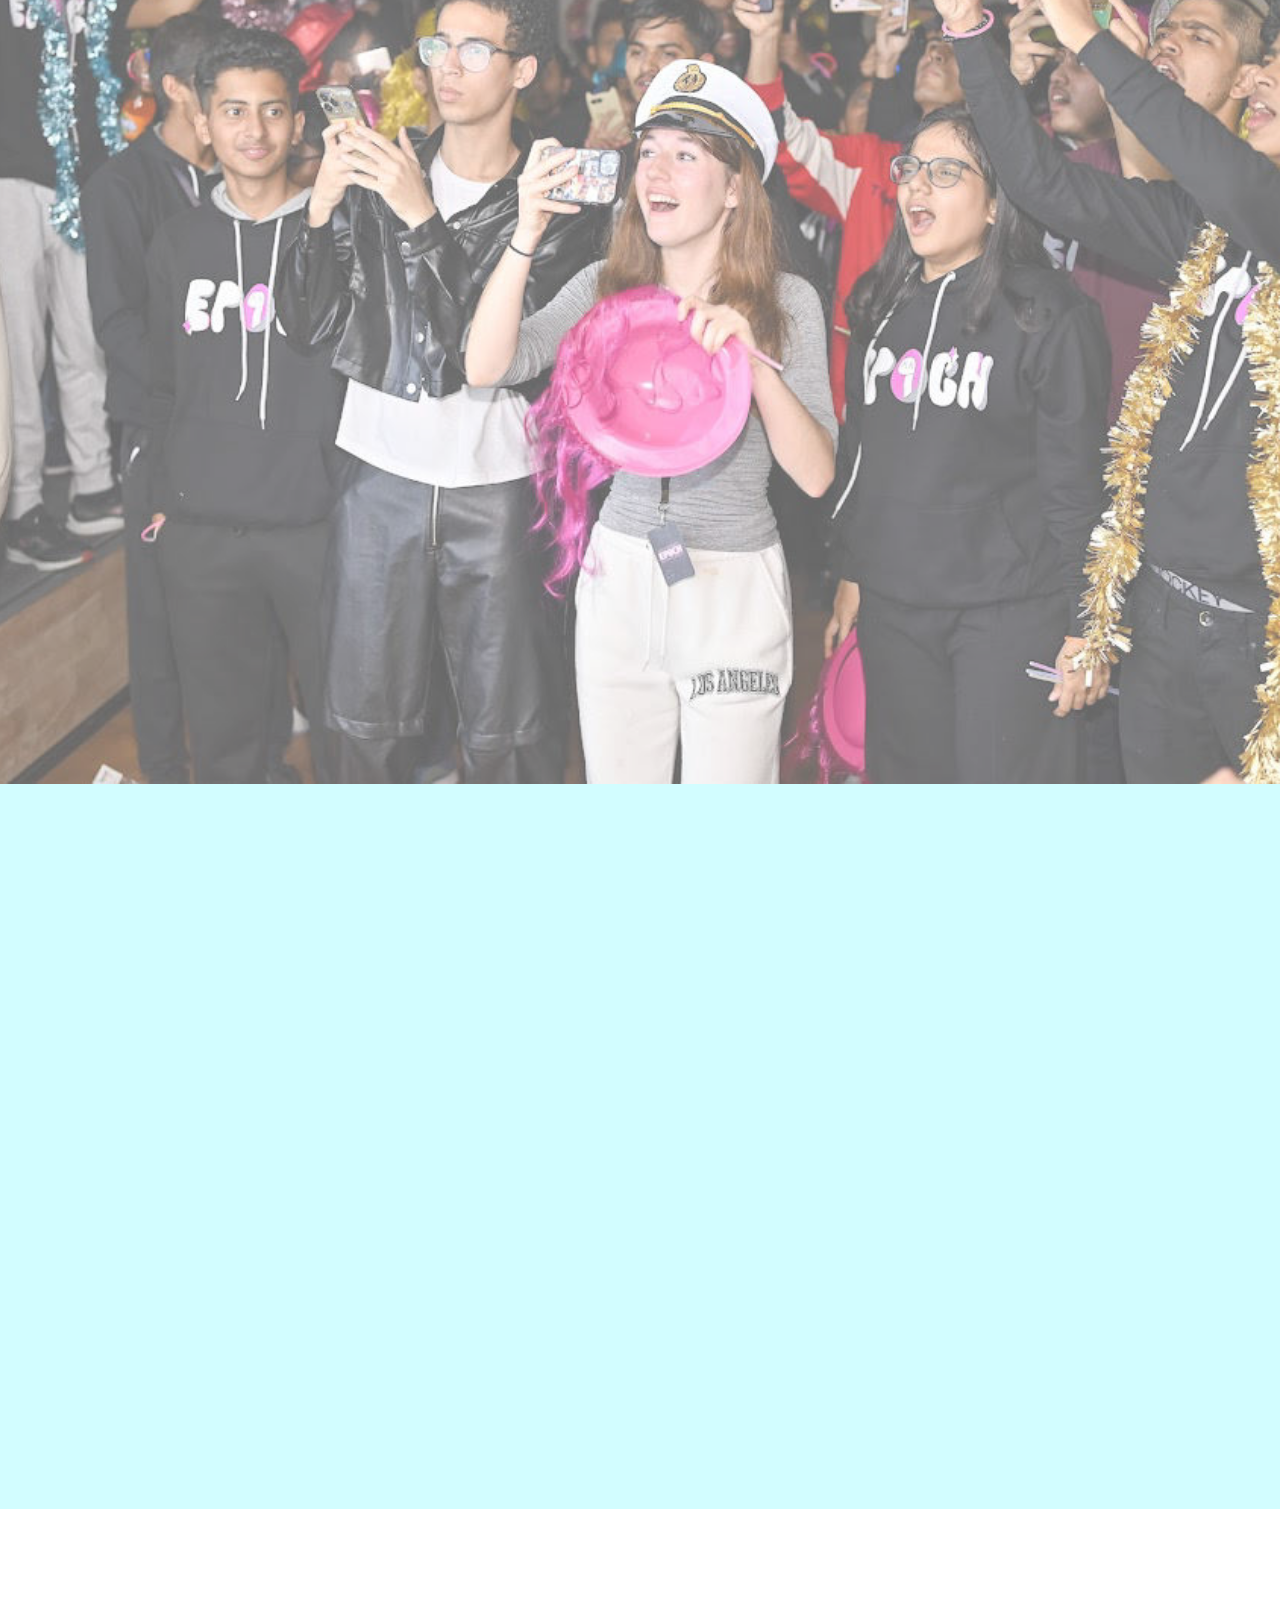
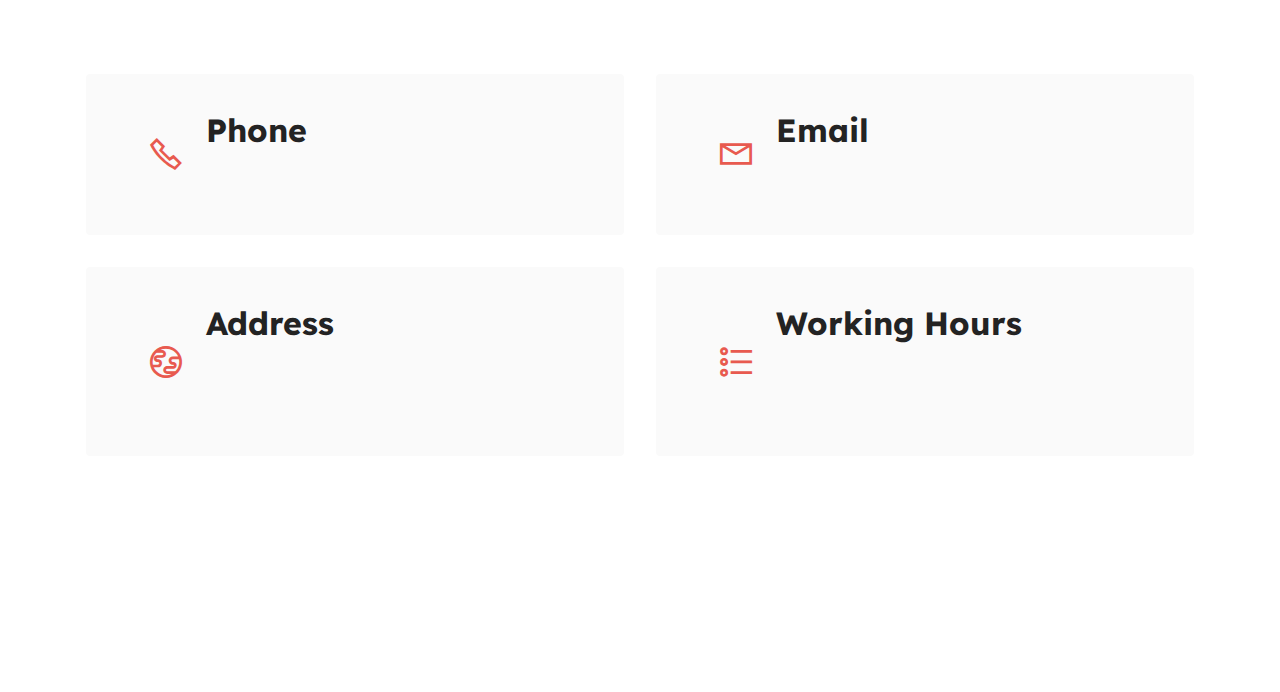
<file: EscapeVelocity.html>
<!DOCTYPE html>
<html  >
<head>
  <!-- Site made with Mobirise Website Builder v5.6.11, https://mobirise.com -->
  <meta charset="UTF-8">
  <meta http-equiv="X-UA-Compatible" content="IE=edge">
  <meta name="generator" content="Mobirise v5.6.11, mobirise.com">
  <meta name="twitter:card" content="summary_large_image"/>
  <meta name="twitter:image:src" content="">
  <meta property="og:image" content="">
  <meta name="twitter:title" content="Page 1">
  <meta name="viewport" content="width=device-width, initial-scale=1, minimum-scale=1">
  <link rel="shortcut icon" href="assets/images/c73665076c394a64af1adfa4f821889b-128x128.png" type="image/x-icon">
  <meta name="description" content="">
  
  
  <title>Page 1</title>
  <link rel="stylesheet" href="assets/web/assets/mobirise-icons2/mobirise2.css">
  <link rel="stylesheet" href="assets/bootstrap/css/bootstrap.min.css">
  <link rel="stylesheet" href="assets/bootstrap/css/bootstrap-grid.min.css">
  <link rel="stylesheet" href="assets/bootstrap/css/bootstrap-reboot.min.css">
  <link rel="stylesheet" href="assets/parallax/jarallax.css">
  <link rel="stylesheet" href="assets/animatecss/animate.css">
  <link rel="stylesheet" href="assets/dropdown/css/style.css">
  <link rel="stylesheet" href="assets/socicon/css/styles.css">
  <link rel="stylesheet" href="assets/theme/css/style.css">
  <link rel="preload" href="https://fonts.googleapis.com/css?family=Lexend:100,200,300,400,500,600,700,800,900&display=swap" as="style" onload="this.onload=null;this.rel='stylesheet'">
  <noscript><link rel="stylesheet" href="https://fonts.googleapis.com/css?family=Lexend:100,200,300,400,500,600,700,800,900&display=swap"></noscript>
  <link rel="preload" as="style" href="assets/mobirise/css/mbr-additional.css"><link rel="stylesheet" href="assets/mobirise/css/mbr-additional.css" type="text/css">
  
  
  
  
</head>
<body>
  
  <section data-bs-version="5.1" class="menu menu2 cid-sFHpMqcXGj" once="menu" id="menu2-2">
    
    <nav class="navbar navbar-dropdown navbar-expand-lg">
        <div class="container-fluid">
            <div class="navbar-brand">
                <span class="navbar-logo">
                    <a href="EscapeVelocity.html">
                        <img src="assets/images/c73665076c394a64af1adfa4f821889b-96x96.png" alt="Mobirise Website Builder" style="height: 3rem;">
                    </a>
                </span>
                <span class="navbar-caption-wrap"><a class="navbar-caption text-black text-primary display-7" href="EscapeVelocity.html">Escapevelocity</a></span>
            </div>
            <button class="navbar-toggler" type="button" data-toggle="collapse" data-bs-toggle="collapse" data-target="#navbarSupportedContent" data-bs-target="#navbarSupportedContent" aria-controls="navbarNavAltMarkup" aria-expanded="false" aria-label="Toggle navigation">
                <div class="hamburger">
                    <span></span>
                    <span></span>
                    <span></span>
                    <span></span>
                </div>
            </button>
            <div class="collapse navbar-collapse" id="navbarSupportedContent">
                <ul class="navbar-nav nav-dropdown" data-app-modern-menu="true"><li class="nav-item"><a class="nav-link link text-black text-primary display-4" href="#top">Home</a></li>
                    <li class="nav-item"><a class="nav-link link text-black text-primary display-4" href="index.html#timeline3-4">Timeline</a></li>
                    <li class="nav-item"><a class="nav-link link text-black text-primary display-4" href="EscapeVelocity.html#content5-13">About</a>
                    </li><li class="nav-item"><a class="nav-link link text-black text-primary display-4" href="index.html#footer7-9">Location</a></li></ul>
                
                <div class="navbar-buttons mbr-section-btn"><a class="btn btn-primary display-4" href="https://forms.gle/8CJa699MXq7BXSEM6">Register Now</a></div>
            </div>
        </div>
    </nav>
</section>

<section data-bs-version="5.1" class="header9 cid-sFHoAfPmXB" id="header9-1">

    

    <div class="mbr-overlay" style="opacity: 0.7; background-color: rgb(210, 253, 255);"></div>

    <div class="text-center container">
        <div class="row justify-content-center">
            <div class="col-md-12 col-lg-9">
                <h1 class="mbr-section-title mbr-fonts-style mb-3 display-1"><strong>Escapevelocity Hackathon</strong></h1>
                <p class="mbr-text mbr-fonts-style display-4">
                    Escape Velocity is a hackathon for school students to participate in and have fun while developing their coding skills. It's a 10-hour event wh<a href="EscapeVelocity.html" class="text-primary">e</a>re students can come together and work on various projects, learn new technologies, and collaborate with their peers. This hackathon provides a unique opportunity for students to showcase their creativity and technical abilities in a supportive and exciting environment.</p>
                <div class="mbr-section-btn mt-3"><a class="btn btn-secondary display-4" href="https://forms.gle/8CJa699MXq7BXSEM6">Register Now :)</a></div>
            </div>
        </div>
    </div>
</section>

<section data-bs-version="5.1" class="timeline3 cid-sFHr5fwP9J" id="timeline3-4">
    
    <div class="mbr-overlay" style="opacity: 0.7; background-color: rgb(255, 255, 255);">
    </div>
    <div class="container">
        <div class="mbr-section-head">
            <h3 class="mbr-section-title mbr-fonts-style align-center mb-0 display-2">
                <strong>Escapevelocity Timeline</strong>
            </h3>
            
        </div>
        <div class="timelines-container mt-4">
            <div class="row timeline-element first-separline mb-5">
                <div class="timeline-date col-12">
                    <div class="timeline-date-wrapper">
                        <p class="mbr-timeline-date display-7">
                            1 February 2023</p>
                    </div>
                </div>
                <span class="iconBackground"></span>
                <div class="col-12 col-md-6">
                    <div class="image-wrapper">
                        <img src="assets/images/mbr-948x594.jpg" alt="Mobirise Website Builder" title="">
                    </div>
                </div>
                <div class="col-12 col-md-6">
                    <div class="timeline-text-wrapper">
                        <h4 class="mbr-timeline-title mbr-fonts-style mb-0 display-5"><strong>Registration for Participants</strong></h4>
                        <p class="mbr-text mbr-fonts-style mt-3 mb-0 display-7">
                            Participants interested in participating in Escape Velocity must register for the event in advance. Registering for the event ensures that participants will have a spot reserved for them and will be able to fully participate in the 10-hour hackathon. The registration process is simple and straightforward, and participants will need to provide some basic information to secure their spot. By registering, participants will have access to all the resources and opportunities available during the event, including the chance to work on projects, learn new technologies, and collaborate with their peers. Don't miss out on this amazing opportunity to develop your coding skills and explore your passion for technology - register now!
                        </p>
                    </div>
                </div>
            </div>
            <div class="row timeline-element first-separline mb-5">
                <div class="timeline-date col-12">
                    <div class="timeline-date-wrapper">
                        <p class="mbr-timeline-date display-7">10 February 2023</p>
                    </div>
                </div>
                <span class="iconBackground"></span>
                <div class="col-12 col-md-6">
                    <div class="image-wrapper">
                        <img src="assets/images/mbr-6.jpg" alt="Mobirise Website Builder" title="">
                    </div>
                </div>
                <div class="col-12 col-md-6">
                    <div class="timeline-text-wrapper">
                        <h4 class="mbr-timeline-title mbr-fonts-style mb-0 display-5"><strong>Registration closed</strong></h4>
                        <p class="mbr-text mbr-fonts-style mt-3 mb-0 display-7">
                            Please note that registrations for Escape Velocity will close on a specified date prior to the event. Once the registration period has ended, participants will no longer be able to register for the hackathon. It is important for participants to register as soon as possible to secure their spot and ensure that they can fully participate in the 10-hour event. After the registration period has ended, no further registrations will be accepted, and participants who have not registered will not be allowed to participate in Escape Velocity. Don't miss out on this incredible opportunity to develop your coding skills, explore your passion for technology, and have fun doing so - make sure to register now before it's too late!
                        </p>
                    </div>
                </div>
            </div>
            <div class="row timeline-element first-separline mb-5">
                <div class="timeline-date col-12">
                    <div class="timeline-date-wrapper">
                        <p class="mbr-timeline-date display-7">15 February 2023</p>
                    </div>
                </div>
                <span class="iconBackground"></span>
                <div class="col-12 col-md-6">
                    <div class="image-wrapper">
                        <img src="assets/images/bmc-1823-948x633.jpg" alt="Mobirise Website Builder" title="">
                    </div>
                </div>
                <div class="col-12 col-md-6">
                    <div class="timeline-text-wrapper">
                        <h4 class="mbr-timeline-title mbr-fonts-style mb-0 display-5"><strong>Escapevelocity Hackathon</strong></h4>
                        <p class="mbr-text mbr-fonts-style mt-3 mb-0 display-7">The wait is over! Escape Velocity hackathon has officially begun, and it's time to start having fun and exploring your passion for technology and coding. During the 10-hour event, you will have the opportunity to work on projects, learn new technologies, and collaborate with your peers. The supportive and exciting environment will provide you with the tools and support you need to succeed and reach your full potential. Don't hesitate - dive in and start having fun! The event is designed to be engaging and exciting, and you are sure to leave with valuable skills and knowledge that will prepare you for the future. So what are you waiting for? Start participating in Escape Velocity and have a blast!<br></p>
                    </div>
                </div>
            </div>
            
            
            
            
            
            
            
            
            
        </div>
    </div>
</section>

<section data-bs-version="5.1" class="countdown1 cid-sFHtEv8xMy" id="countdown1-7">
    
    <div class="mbr-overlay" style="opacity: 0.7; background-color: rgb(255, 255, 255);">
    </div>
    <div class="container">
        <div class="row justify-content-center">
            <div class="col-lg-8">
                <h3 class="mbr-section-title mb-5 align-center mbr-fonts-style display-5"><strong>Escapevelocity Launching in :)</strong></h3>
                
                <div class="countdown-cont align-center mb-5">
                    <div class="daysCountdown col-xs-3 col-sm-3 col-md-3" title="Days"></div>
                    <div class="hoursCountdown col-xs-3 col-sm-3 col-md-3" title="Hours"></div>
                    <div class="minutesCountdown col-xs-3 col-sm-3 col-md-3" title="Minutes"></div>
                    <div class="secondsCountdown col-xs-3 col-sm-3 col-md-3" title="Seconds"></div>
                    <div class="countdown" data-due-date="2023/02/15"></div>
                </div>
                <p class="mbr-text mb-5 align-center mbr-fonts-style display-7">
                    Subscribe to get latest updates</p>
            </div>
        </div>
        <div class="row">
            <div class="col-lg-4 mx-auto mbr-form" data-form-type="formoid">
                <form action="https://mobirise.eu/" method="POST" class="mbr-form form-with-styler" data-form-title="Form Name"><input type="hidden" name="email" data-form-email="true" value="aA7FmgkQEeSyZTBw2cZ+FqWcyLH3TUwq27udTCZPzj1w/6PeisfDQE2xRe8pNFlJ+M4GRQ1NnnQV8/eZZol27ZM5pBlg24FREtQPBEnc6LuY1j3Rqz85YqqU4kstr+om">
                    <div class="row">
                        <div hidden="hidden" data-form-alert="" class="alert alert-success col-12">Thanks for filling out the form!</div>
                        <div hidden="hidden" data-form-alert-danger="" class="alert alert-danger col-12">Oops...! some problem!</div>
                    </div>
                    <div class="dragArea row">
                        <div class="col form-group" data-for="email">
                            <input type="text" name="email" placeholder="Email" data-form-field="email" class="form-control" required="required" value="" id="email-countdown1-7">
                        </div>
                        <div class="mbr-section-btn">
                            <button type="submit" class="btn btn-primary display-4">Subscribe</button>
                        </div>
                    </div>
                </form>
            </div>
        </div>
    </div>
</section>

<section data-bs-version="5.1" class="social1 cid-sFHrCR0OHz" id="share1-5">
    
    
    <div class="mbr-overlay" style="opacity: 0.5; background-color: rgb(255, 255, 255);">
    </div>

    <div class="container">
        <div class="row">
            <div class="col-12">
                <h3 class="mbr-section-title mb-3 align-center mbr-fonts-style display-2">
                    <strong>Share this Page!</strong>
                </h3>
                <div>
                    <div class="mbr-social-likes align-center">
                        <span class="btn btn-social socicon-bg-facebook facebook m-2">
                            <i class="socicon socicon-facebook"></i>
                        </span>
                        <span class="btn btn-social twitter socicon-bg-twitter m-2">
                            <i class="socicon socicon-twitter"></i>
                        </span>
                        <span class="btn btn-social vkontakte socicon-bg-vkontakte m-2">
                            <i class="socicon socicon-vkontakte"></i>
                        </span>
                        <span class="btn btn-social odnoklassniki socicon-bg-odnoklassniki m-2">
                            <i class="socicon socicon-odnoklassniki"></i>
                        </span>
                        <span class="btn btn-social pinterest socicon-bg-pinterest m-2">
                            <i class="socicon socicon-pinterest"></i>
                        </span>
                        <span class="btn btn-social mailru socicon-bg-mail m-2">
                            <i class="socicon socicon-mail"></i>
                        </span>
                    </div>
                </div>
            </div>
        </div>
    </div>
</section>

<section data-bs-version="5.1" class="content15 cid-sFHuaHz0Qy mbr-parallax-background" id="content15-b">

    

    <div class="mbr-overlay" style="opacity: 0.3; background-color: rgb(110, 199, 242);">
    </div>
    <div class="container">
        <div class="row justify-content-center">
            <div class="card col-md-12 col-lg-12">
                <div class="card-wrapper">
                    <div class="card-box align-left">
                        <h4 class="card-title mbr-fonts-style mbr-white mb-3 display-5"><strong>Requirements for Participants</strong></h4>
                        <p class="mbr-text mbr-fonts-style display-7">Escape Velocity is open to all school students with no limitations or eligibility requirements. The only constraint is that participants must be currently enrolled in school and be less than or equal to 18 years of age. Whether you are a beginner or have advanced coding skills, you are welcome to participate in the 10-hour hackathon and have fun while developing your coding abilities. Escape Velocity provides an inclusive and supportive environment where all participants are encouraged to explore their passions, work on projects, and learn new technologies. So don't hesitate - register now and join us for a fun-filled day of coding and technology exploration!</p>
                        
                    </div>
                </div>
            </div>
        </div>
    </div>
</section>

<section data-bs-version="5.1" class="content5 cid-tukb6VK8fL" id="content5-13">
    
    <div class="container">
        <div class="row justify-content-center">
            <div class="col-md-12 col-lg-10">
                <h3 class="mbr-section-title mbr-fonts-style mb-4 display-2"><strong>About Escapevelocity</strong></h3>
                
                <p class="mbr-text mbr-fonts-style display-7">Escape Velocity is a 10-hour hackathon that provides an exciting and engaging platform for school students to explore their passion for technology and coding. The event is designed to bring students together and provide them with a space where they can learn, collaborate, and create. The objective of this hackathon is to help students develop their coding skills while having fun and engaging in meaningful projects.
<br>
<br>In today's rapidly changing world, technology plays an increasingly important role in our daily lives. From social media to transportation and even healthcare, technology has transformed every aspect of society. It is essential for students to have a solid understanding of technology and coding to stay ahead of the curve and be prepared for the future. Escape Velocity provides students with the perfect opportunity to gain hands-on experience and develop their coding skills.
<br>
<br>The 10-hour event is designed to be engaging and exciting for students. Throughout the day, students will work on various projects, learn new technologies, and collaborate with their peers. The projects will be diverse and will allow students to apply the skills they have learned to real-world scenarios. This provides students with an opportunity to showcase their creativity and technical abilities in a supportive and exciting environment.
<br>
<br>One of the key benefits of Escape Velocity is that it provides students with the opportunity to network with their peers and learn from one another. During the hackathon, students will be able to collaborate with other students from different schools and backgrounds. This will provide students with exposure to different perspectives and ideas, which will help them broaden their horizons and expand their knowledge. The collaborative atmosphere of the hackathon encourages students to think critically, work together, and solve problems as a team.
<br>
<br>In addition to the projects and learning opportunities, Escape Velocity also provides students with access to mentors and experts in the technology and coding field. These mentors will be available to offer guidance, advice, and support throughout the day. This will provide students with the opportunity to gain valuable insights and advice from experienced professionals. The mentors will also be available to answer any questions students may have and help them with any challenges they encounter.
<br>
<br>Escape Velocity is a unique and exciting opportunity for students to develop their coding skills and explore their passion for technology. The 10-hour event provides students with an engaging platform to learn, collaborate, and create. The diverse projects and access to mentors and experts will provide students with the tools and support they need to succeed. By participating in Escape Velocity, students will gain valuable skills and knowledge that will prepare them for the future.
<br>
<br>In conclusion, Escape Velocity is an exceptional opportunity for school students to develop their coding skills, explore their passion for technology, and have fun while doing so. The 10-hour event provides students with an engaging platform to learn, collaborate, and create. By participating in this hackathon, students will gain valuable skills and knowledge that will prepare them for the future. The supportive and exciting environment, along with access to mentors and experts, will help students to reach their full potential and become successful in their future careers.</p>
            </div>
        </div>
    </div>
</section>

<section data-bs-version="5.1" class="video1 cid-sFHujWGouW" id="video1-d">
    
    <div class="mbr-overlay" style="opacity: 0.4; background-color: rgb(255, 255, 255);">
    </div>
    <div class="align-center container">
        <div class="mbr-section-head">
            <h4 class="mbr-section-title mbr-fonts-style mb-0 display-2">
                <strong>View Video of Previous Hackathon</strong></h4>
            <h5 class="mbr-section-subtitle mbr-fonts-style mb-0 mt-2 display-7">Hack-Club</h5>
        </div>
        <div class="row justify-content-center mt-4">
            <div class="col-12 col-lg-10">
                <div class="box">
                    <div class="mbr-media show-modal align-center" data-modal=".modalWindow">
                        <a href="https://youtu.be/PnK4gzO6S3Q"><img src="assets/images/mbr-3.jpg" alt="Mobirise Website Builder"></a>
                        <div class="icon-wrap">
                            <a class="text-primary" href="#"><span class="mbr-iconfont socicon-youtube socicon"></span></a>
                        </div>
                    </div>
                </div>
            </div>
        </div>
    </div>
    <div>
        <div class="modalWindow" style="display: none;">
            <div class="modalWindow-container">
                <div class="modalWindow-video-container">
                    <div class="modalWindow-video">
                        <iframe width="100%" height="100%" frameborder="0" allowfullscreen="1" data-src="https://youtu.be/PnK4gzO6S3Q"></iframe>
                    </div>
                    <a class="close" role="button" data-dismiss="modal" data-bs-dismiss="modal">
                        <span aria-hidden="true" class="mbr-iconfont mobi-mbri-close mobi-mbri closeModal"></span>
                        <span class="sr-only visually-hidden">Close</span>
                    </a>
                </div>
            </div>
        </div>
    </div>
</section>

<section data-bs-version="5.1" class="map1 cid-sFHu4seZjP" id="map1-a">
    
    
    <div class="container">
        <div class="mbr-section-head mb-4">
            <h3 class="mbr-section-title mbr-fonts-style align-center mb-0 display-2"><strong>Escapevelocity Location</strong></h3>
            
        </div>
        <div class="google-map"><iframe frameborder="0" style="border:0" src="https://www.google.com/maps/embed/v1/place?key=AIzaSyCNveGQ9bfpKFwWzQLLftrR9hNiHwdqQG8&amp;q=K.V no 1 Bathinda Cantt" allowfullscreen=""></iframe></div>
    </div>
</section>

<section data-bs-version="5.1" class="contacts2 cid-tukkiqiAmB" id="contacts2-14">
    <!---->
    

    
    
    <div class="container">
        <div class="mbr-section-head">
            <h3 class="mbr-section-title mbr-fonts-style align-center mb-0 display-2">
                <strong>Contacts</strong>
            </h3>
            
        </div>
        <div class="row justify-content-center mt-4">
            <div class="card col-12 col-md-6">
                <div class="card-wrapper">
                    <div class="image-wrapper">
                        <span class="mbr-iconfont mobi-mbri-phone mobi-mbri"></span>
                    </div>
                    <div class="text-wrapper">
                        <h6 class="card-title mbr-fonts-style mb-1 display-5">
                            <strong>Phone</strong>
                        </h6>
                        <p class="mbr-text mbr-fonts-style display-7">+91 9682842872</p>
                    </div>
                </div>
            </div>
            <div class="card col-12 col-md-6">
                <div class="card-wrapper">
                    <div class="image-wrapper">
                        <span class="mbr-iconfont mobi-mbri-letter mobi-mbri"></span>
                    </div>
                    <div class="text-wrapper">
                        <h6 class="card-title mbr-fonts-style mb-1 display-5">
                            <strong>Email</strong>
                        </h6>
                        <p class="mbr-text mbr-fonts-style display-7">Tanishqupmanu@gmail.com</p>
                    </div>
                </div>
            </div>
            <div class="card col-12 col-md-6">
                <div class="card-wrapper">
                    <div class="image-wrapper">
                        <span class="mbr-iconfont mobi-mbri-globe mobi-mbri"></span>
                    </div>
                    <div class="text-wrapper">
                        <h6 class="card-title mbr-fonts-style mb-1 display-5">
                            <strong>Address</strong>
                        </h6>
                        <p class="mbr-text mbr-fonts-style display-7">
                            Bathinda punjab 140/03 jadunath enclave</p>
                    </div>
                </div>
            </div>
            <div class="card col-12 col-md-6">
                <div class="card-wrapper">
                    <div class="image-wrapper">
                        <span class="mbr-iconfont mobi-mbri-bulleted-list mobi-mbri"></span>
                    </div>
                    <div class="text-wrapper">
                        <h6 class="card-title mbr-fonts-style mb-1 display-5">
                            <strong>Working Hours</strong>
                        </h6>
                        <p class="mbr-text mbr-fonts-style display-7">
                            9:00 - 18:00
                        </p>
                    </div>
                </div>
            </div>
        </div>
    </div>
</section>

<section data-bs-version="5.1" class="footer7 cid-sFHu2wLoQp" once="footers" id="footer7-9">

    

    

    <div class="container">
        <div class="row align-center mbr-white">
            <div class="col-12">
                <p class="mbr-text mb-0 mbr-fonts-style display-7"></p>
            </div>
        </div>
    </div>
</section><section class="display-7" style="padding: 0;align-items: center;justify-content: center;flex-wrap: wrap;    align-content: center;display: flex;position: relative;height: 4rem;"><a href="https://mobiri.se/2587689" style="flex: 1 1;height: 4rem;position: absolute;width: 100%;z-index: 1;"><img alt="" style="height: 4rem;" src="[data-uri]"></a><p style="margin: 0;text-align: center;" class="display-7">Made with &#8204;</p><a style="z-index:1" href="https://mobirise.com/builder/easiest-website-builder.html">Easy Website Builder</a></section><script src="assets/bootstrap/js/bootstrap.bundle.min.js"></script>  <script src="assets/parallax/jarallax.js"></script>  <script src="assets/smoothscroll/smooth-scroll.js"></script>  <script src="assets/ytplayer/index.js"></script>  <script src="assets/dropdown/js/navbar-dropdown.js"></script>  <script src="assets/countdown/countdown.js"></script>  <script src="assets/sociallikes/social-likes.js"></script>  <script src="assets/playervimeo/vimeo_player.js"></script>  <script src="assets/theme/js/script.js"></script>  <script src="assets/formoid/formoid.min.js"></script>  
  
  
 <div id="scrollToTop" class="scrollToTop mbr-arrow-up"><a style="text-align: center;"><i class="mbr-arrow-up-icon mbr-arrow-up-icon-cm cm-icon cm-icon-smallarrow-up"></i></a></div>
    <input name="animation" type="hidden">
  </body>
</html>
</file>
<file: assets/web/assets/mobirise-icons2/mobirise2.css>
@font-face {
  font-family: 'Moririse2';
  font-display: swap;
  src:  url('mobirise2.eot?f2bix4');
  src:  url('mobirise2.eot?f2bix4#iefix') format('embedded-opentype'),
    url('mobirise2.ttf?f2bix4') format('truetype'),
    url('mobirise2.woff?f2bix4') format('woff'),
    url('mobirise2.svg?f2bix4#mobirise2') format('svg');
  font-weight: normal;
  font-style: normal;
}

[class^="mobi-"], [class*=" mobi-"] {
  /* use !important to prevent issues with browser extensions that change fonts */
  font-family: 'Moririse2' !important;
  speak: none;
  font-style: normal;
  font-weight: normal;
  font-variant: normal;
  text-transform: none;
  line-height: 1;

  /* Better Font Rendering =========== */
  -webkit-font-smoothing: antialiased;
  -moz-osx-font-smoothing: grayscale;
}

.mobi-mbri-add-submenu:before {
  content: "\e900";
}
.mobi-mbri-alert:before {
  content: "\e901";
}
.mobi-mbri-align-center:before {
  content: "\e902";
}
.mobi-mbri-align-justify:before {
  content: "\e903";
}
.mobi-mbri-align-left:before {
  content: "\e904";
}
.mobi-mbri-align-right:before {
  content: "\e905";
}
.mobi-mbri-android:before {
  content: "\e906";
}
.mobi-mbri-apple:before {
  content: "\e907";
}
.mobi-mbri-arrow-down:before {
  content: "\e908";
}
.mobi-mbri-arrow-next:before {
  content: "\e909";
}
.mobi-mbri-arrow-prev:before {
  content: "\e90a";
}
.mobi-mbri-arrow-up:before {
  content: "\e90b";
}
.mobi-mbri-bold:before {
  content: "\e90c";
}
.mobi-mbri-bookmark:before {
  content: "\e90d";
}
.mobi-mbri-bootstrap:before {
  content: "\e90e";
}
.mobi-mbri-briefcase:before {
  content: "\e90f";
}
.mobi-mbri-browse:before {
  content: "\e910";
}
.mobi-mbri-bulleted-list:before {
  content: "\e911";
}
.mobi-mbri-calendar:before {
  content: "\e912";
}
.mobi-mbri-camera:before {
  content: "\e913";
}
.mobi-mbri-cart-add:before {
  content: "\e914";
}
.mobi-mbri-cart-full:before {
  content: "\e915";
}
.mobi-mbri-cash:before {
  content: "\e916";
}
.mobi-mbri-change-style:before {
  content: "\e917";
}
.mobi-mbri-chat:before {
  content: "\e918";
}
.mobi-mbri-clock:before {
  content: "\e919";
}
.mobi-mbri-close:before {
  content: "\e91a";
}
.mobi-mbri-cloud:before {
  content: "\e91b";
}
.mobi-mbri-code:before {
  content: "\e91c";
}
.mobi-mbri-contact-form:before {
  content: "\e91d";
}
.mobi-mbri-credit-card:before {
  content: "\e91e";
}
.mobi-mbri-cursor-click:before {
  content: "\e91f";
}
.mobi-mbri-cust-feedback:before {
  content: "\e920";
}
.mobi-mbri-database:before {
  content: "\e921";
}
.mobi-mbri-delivery:before {
  content: "\e922";
}
.mobi-mbri-desktop:before {
  content: "\e923";
}
.mobi-mbri-devices:before {
  content: "\e924";
}
.mobi-mbri-down:before {
  content: "\e925";
}
.mobi-mbri-download-2:before {
  content: "\e926";
}
.mobi-mbri-download:before {
  content: "\e927";
}
.mobi-mbri-drag-n-drop-2:before {
  content: "\e928";
}
.mobi-mbri-drag-n-drop:before {
  content: "\e929";
}
.mobi-mbri-edit-2:before {
  content: "\e92a";
}
.mobi-mbri-edit:before {
  content: "\e92b";
}
.mobi-mbri-error:before {
  content: "\e92c";
}
.mobi-mbri-extension:before {
  content: "\e92d";
}
.mobi-mbri-features:before {
  content: "\e92e";
}
.mobi-mbri-file:before {
  content: "\e92f";
}
.mobi-mbri-flag:before {
  content: "\e930";
}
.mobi-mbri-folder:before {
  content: "\e931";
}
.mobi-mbri-gift:before {
  content: "\e932";
}
.mobi-mbri-github:before {
  content: "\e933";
}
.mobi-mbri-globe-2:before {
  content: "\e934";
}
.mobi-mbri-globe:before {
  content: "\e935";
}
.mobi-mbri-growing-chart:before {
  content: "\e936";
}
.mobi-mbri-hearth:before {
  content: "\e937";
}
.mobi-mbri-help:before {
  content: "\e938";
}
.mobi-mbri-home:before {
  content: "\e939";
}
.mobi-mbri-hot-cup:before {
  content: "\e93a";
}
.mobi-mbri-idea:before {
  content: "\e93b";
}
.mobi-mbri-image-gallery:before {
  content: "\e93c";
}
.mobi-mbri-image-slider:before {
  content: "\e93d";
}
.mobi-mbri-info:before {
  content: "\e93e";
}
.mobi-mbri-italic:before {
  content: "\e93f";
}
.mobi-mbri-key:before {
  content: "\e940";
}
.mobi-mbri-laptop:before {
  content: "\e941";
}
.mobi-mbri-layers:before {
  content: "\e942";
}
.mobi-mbri-left-right:before {
  content: "\e943";
}
.mobi-mbri-left:before {
  content: "\e944";
}
.mobi-mbri-letter:before {
  content: "\e945";
}
.mobi-mbri-like:before {
  content: "\e946";
}
.mobi-mbri-link:before {
  content: "\e947";
}
.mobi-mbri-lock:before {
  content: "\e948";
}
.mobi-mbri-login:before {
  content: "\e949";
}
.mobi-mbri-logout:before {
  content: "\e94a";
}
.mobi-mbri-magic-stick:before {
  content: "\e94b";
}
.mobi-mbri-map-pin:before {
  content: "\e94c";
}
.mobi-mbri-menu:before {
  content: "\e94d";
}
.mobi-mbri-mobile-2:before {
  content: "\e94e";
}
.mobi-mbri-mobile-horizontal:before {
  content: "\e94f";
}
.mobi-mbri-mobile:before {
  content: "\e950";
}
.mobi-mbri-mobirise:before {
  content: "\e951";
}
.mobi-mbri-more-horizontal:before {
  content: "\e952";
}
.mobi-mbri-more-vertical:before {
  content: "\e953";
}
.mobi-mbri-music:before {
  content: "\e954";
}
.mobi-mbri-new-file:before {
  content: "\e955";
}
.mobi-mbri-numbered-list:before {
  content: "\e956";
}
.mobi-mbri-opened-folder:before {
  content: "\e957";
}
.mobi-mbri-pages:before {
  content: "\e958";
}
.mobi-mbri-paper-plane:before {
  content: "\e959";
}
.mobi-mbri-paperclip:before {
  content: "\e95a";
}
.mobi-mbri-phone:before {
  content: "\e95b";
}
.mobi-mbri-photo:before {
  content: "\e95c";
}
.mobi-mbri-photos:before {
  content: "\e95d";
}
.mobi-mbri-pin:before {
  content: "\e95e";
}
.mobi-mbri-play:before {
  content: "\e95f";
}
.mobi-mbri-plus:before {
  content: "\e960";
}
.mobi-mbri-preview:before {
  content: "\e961";
}
.mobi-mbri-print:before {
  content: "\e962";
}
.mobi-mbri-protect:before {
  content: "\e963";
}
.mobi-mbri-question:before {
  content: "\e964";
}
.mobi-mbri-quote-left:before {
  content: "\e965";
}
.mobi-mbri-quote-right:before {
  content: "\e966";
}
.mobi-mbri-redo:before {
  content: "\e967";
}
.mobi-mbri-refresh:before {
  content: "\e968";
}
.mobi-mbri-responsive-2:before {
  content: "\e969";
}
.mobi-mbri-responsive:before {
  content: "\e96a";
}
.mobi-mbri-right:before {
  content: "\e96b";
}
.mobi-mbri-rocket:before {
  content: "\e96c";
}
.mobi-mbri-sad-face:before {
  content: "\e96d";
}
.mobi-mbri-sale:before {
  content: "\e96e";
}
.mobi-mbri-save:before {
  content: "\e96f";
}
.mobi-mbri-search:before {
  content: "\e970";
}
.mobi-mbri-setting-2:before {
  content: "\e971";
}
.mobi-mbri-setting-3:before {
  content: "\e972";
}
.mobi-mbri-setting:before {
  content: "\e973";
}
.mobi-mbri-share:before {
  content: "\e974";
}
.mobi-mbri-shopping-bag:before {
  content: "\e975";
}
.mobi-mbri-shopping-basket:before {
  content: "\e976";
}
.mobi-mbri-shopping-cart:before {
  content: "\e977";
}
.mobi-mbri-sites:before {
  content: "\e978";
}
.mobi-mbri-smile-face:before {
  content: "\e979";
}
.mobi-mbri-speed:before {
  content: "\e97a";
}
.mobi-mbri-star:before {
  content: "\e97b";
}
.mobi-mbri-success:before {
  content: "\e97c";
}
.mobi-mbri-sun:before {
  content: "\e97d";
}
.mobi-mbri-sun2:before {
  content: "\e97e";
}
.mobi-mbri-tablet-vertical:before {
  content: "\e97f";
}
.mobi-mbri-tablet:before {
  content: "\e980";
}
.mobi-mbri-target:before {
  content: "\e981";
}
.mobi-mbri-timer:before {
  content: "\e982";
}
.mobi-mbri-to-ftp:before {
  content: "\e983";
}
.mobi-mbri-to-local-drive:before {
  content: "\e984";
}
.mobi-mbri-touch-swipe:before {
  content: "\e985";
}
.mobi-mbri-touch:before {
  content: "\e986";
}
.mobi-mbri-trash:before {
  content: "\e987";
}
.mobi-mbri-underline:before {
  content: "\e988";
}
.mobi-mbri-undo:before {
  content: "\e989";
}
.mobi-mbri-unlink:before {
  content: "\e98a";
}
.mobi-mbri-unlock:before {
  content: "\e98b";
}
.mobi-mbri-up-down:before {
  content: "\e98c";
}
.mobi-mbri-up:before {
  content: "\e98d";
}
.mobi-mbri-update:before {
  content: "\e98e";
}
.mobi-mbri-upload-2:before {
  content: "\e98f";
}
.mobi-mbri-upload:before {
  content: "\e990";
}
.mobi-mbri-user-2:before {
  content: "\e991";
}
.mobi-mbri-user:before {
  content: "\e992";
}
.mobi-mbri-users:before {
  content: "\e993";
}
.mobi-mbri-video-play:before {
  content: "\e994";
}
.mobi-mbri-video:before {
  content: "\e995";
}
.mobi-mbri-watch:before {
  content: "\e996";
}
.mobi-mbri-website-theme-2:before {
  content: "\e997";
}
.mobi-mbri-website-theme:before {
  content: "\e998";
}
.mobi-mbri-wifi:before {
  content: "\e999";
}
.mobi-mbri-windows:before {
  content: "\e99a";
}
.mobi-mbri-zoom-in:before {
  content: "\e99b";
}
.mobi-mbri-zoom-out:before {
  content: "\e99c";
}
</file>
<file: assets/parallax/jarallax.css>
.jarallax {
    position: relative;
    z-index: 0;
}
.jarallax > .jarallax-img {
    position: absolute;
    object-fit: cover;
    /* support for plugin https://github.com/bfred-it/object-fit-images */
    font-family: 'object-fit: cover;';
    top: 0;
    left: 0;
    width: 100%;
    height: 100%;
    z-index: -1;
}
</file>
<file: assets/dropdown/css/style.css>
.navbar-dropdown {
  left: 0;
  padding: 0;
  position: absolute;
  right: 0;
  top: 0;
  transition: all 0.45s ease;
  z-index: 1030;
  background: #282828; }
  .navbar-dropdown .navbar-logo {
    margin-right: 0.8rem;
    transition: margin 0.3s ease-in-out;
    vertical-align: middle; }
    .navbar-dropdown .navbar-logo img {
      height: 3.125rem;
      transition: all 0.3s ease-in-out; }
    .navbar-dropdown .navbar-logo.mbr-iconfont {
      font-size: 3.125rem;
      line-height: 3.125rem; }
  .navbar-dropdown .navbar-caption {
    font-weight: 700;
    white-space: normal;
    vertical-align: -4px;
    line-height: 3.125rem !important; }
    .navbar-dropdown .navbar-caption, .navbar-dropdown .navbar-caption:hover {
      color: inherit;
      text-decoration: none; }
  .navbar-dropdown .mbr-iconfont + .navbar-caption {
    vertical-align: -1px; }
  .navbar-dropdown.navbar-fixed-top {
    position: fixed; }
  .navbar-dropdown .navbar-brand span {
    vertical-align: -4px; }
  .navbar-dropdown.bg-color.transparent {
    background: none; }
  .navbar-dropdown.navbar-short .navbar-brand {
    padding: 0.625rem 0; }
    .navbar-dropdown.navbar-short .navbar-brand span {
      vertical-align: -1px; }
  .navbar-dropdown.navbar-short .navbar-caption {
    line-height: 2.375rem !important;
    vertical-align: -2px; }
  .navbar-dropdown.navbar-short .navbar-logo {
    margin-right: 0.5rem; }
    .navbar-dropdown.navbar-short .navbar-logo img {
      height: 2.375rem; }
    .navbar-dropdown.navbar-short .navbar-logo.mbr-iconfont {
      font-size: 2.375rem;
      line-height: 2.375rem; }
  .navbar-dropdown.navbar-short .mbr-table-cell {
    height: 3.625rem; }
  .navbar-dropdown .navbar-close {
    left: 0.6875rem;
    position: fixed;
    top: 0.75rem;
    z-index: 1000; }
  .navbar-dropdown .hamburger-icon {
    content: "";
    display: inline-block;
    vertical-align: middle;
    width: 16px;
    -webkit-box-shadow: 0 -6px 0 1px #282828,0 0 0 1px #282828,0 6px 0 1px #282828;
    -moz-box-shadow: 0 -6px 0 1px #282828,0 0 0 1px #282828,0 6px 0 1px #282828;
    box-shadow: 0 -6px 0 1px #282828,0 0 0 1px #282828,0 6px 0 1px #282828; }

.dropdown-menu .dropdown-toggle[data-toggle="dropdown-submenu"]::after {
  border-bottom: 0.35em solid transparent;
  border-left: 0.35em solid;
  border-right: 0;
  border-top: 0.35em solid transparent;
  margin-left: 0.3rem; }

.dropdown-menu .dropdown-item:focus {
  outline: 0; }

.nav-dropdown {
  font-size: 0.75rem;
  font-weight: 500;
  height: auto !important; }
  .nav-dropdown .nav-btn {
    padding-left: 1rem; }
  .nav-dropdown .link {
    margin: .667em 1.667em;
    font-weight: 500;
    padding: 0;
    transition: color .2s ease-in-out; }
    .nav-dropdown .link.dropdown-toggle {
      margin-right: 2.583em; }
      .nav-dropdown .link.dropdown-toggle::after {
        margin-left: .25rem;
        border-top: 0.35em solid;
        border-right: 0.35em solid transparent;
        border-left: 0.35em solid transparent;
        border-bottom: 0; }
      .nav-dropdown .link.dropdown-toggle[aria-expanded="true"] {
        margin: 0;
        padding: 0.667em 3.263em  0.667em 1.667em; }
  .nav-dropdown .link::after,
  .nav-dropdown .dropdown-item::after {
    color: inherit; }
  .nav-dropdown .btn {
    font-size: 0.75rem;
    font-weight: 700;
    letter-spacing: 0;
    margin-bottom: 0;
    padding-left: 1.25rem;
    padding-right: 1.25rem; }
  .nav-dropdown .dropdown-menu {
    border-radius: 0;
    border: 0;
    left: 0;
    margin: 0;
    padding-bottom: 1.25rem;
    padding-top: 1.25rem;
    position: relative; }
  .nav-dropdown .dropdown-submenu {
    margin-left: 0.125rem;
    top: 0; }
  .nav-dropdown .dropdown-item {
    font-weight: 500;
    line-height: 2;
    padding: 0.3846em 4.615em 0.3846em 1.5385em;
    position: relative;
    transition: color .2s ease-in-out, background-color .2s ease-in-out; }
    .nav-dropdown .dropdown-item::after {
      margin-top: -0.3077em;
      position: absolute;
      right: 1.1538em;
      top: 50%; }
    .nav-dropdown .dropdown-item:focus, .nav-dropdown .dropdown-item:hover {
      background: none; }

@media (max-width: 767px) {
  .nav-dropdown.navbar-toggleable-sm {
    bottom: 0;
    display: none;
    left: 0;
    overflow-x: hidden;
    position: fixed;
    top: 0;
    transform: translateX(-100%);
    -ms-transform: translateX(-100%);
    -webkit-transform: translateX(-100%);
    width: 18.75rem;
    z-index: 999; } }
.nav-dropdown.navbar-toggleable-xl {
  bottom: 0;
  display: none;
  left: 0;
  overflow-x: hidden;
  position: fixed;
  top: 0;
  transform: translateX(-100%);
  -ms-transform: translateX(-100%);
  -webkit-transform: translateX(-100%);
  width: 18.75rem;
  z-index: 999; }

.nav-dropdown-sm {
  display: block !important;
  overflow-x: hidden;
  overflow: auto;
  padding-top: 3.875rem; }
  .nav-dropdown-sm::after {
    content: "";
    display: block;
    height: 3rem;
    width: 100%; }
  .nav-dropdown-sm.collapse.in ~ .navbar-close {
    display: block !important; }
  .nav-dropdown-sm.collapsing, .nav-dropdown-sm.collapse.in {
    transform: translateX(0);
    -ms-transform: translateX(0);
    -webkit-transform: translateX(0);
    transition: all 0.25s ease-out;
    -webkit-transition: all 0.25s ease-out;
    background: #282828; }
  .nav-dropdown-sm.collapsing[aria-expanded="false"] {
    transform: translateX(-100%);
    -ms-transform: translateX(-100%);
    -webkit-transform: translateX(-100%); }
  .nav-dropdown-sm .nav-item {
    display: block;
    margin-left: 0 !important;
    padding-left: 0; }
  .nav-dropdown-sm .link,
  .nav-dropdown-sm .dropdown-item {
    border-top: 1px dotted rgba(255, 255, 255, 0.1);
    font-size: 0.8125rem;
    line-height: 1.6;
    margin: 0 !important;
    padding: 0.875rem 2.4rem 0.875rem 1.5625rem !important;
    position: relative;
    white-space: normal; }
    .nav-dropdown-sm .link:focus, .nav-dropdown-sm .link:hover,
    .nav-dropdown-sm .dropdown-item:focus,
    .nav-dropdown-sm .dropdown-item:hover {
      background: rgba(0, 0, 0, 0.2) !important;
      color: #c0a375; }
  .nav-dropdown-sm .nav-btn {
    position: relative;
    padding: 1.5625rem 1.5625rem 0 1.5625rem; }
    .nav-dropdown-sm .nav-btn::before {
      border-top: 1px dotted rgba(255, 255, 255, 0.1);
      content: "";
      left: 0;
      position: absolute;
      top: 0;
      width: 100%; }
    .nav-dropdown-sm .nav-btn + .nav-btn {
      padding-top: 0.625rem; }
      .nav-dropdown-sm .nav-btn + .nav-btn::before {
        display: none; }
  .nav-dropdown-sm .btn {
    padding: 0.625rem 0; }
  .nav-dropdown-sm .dropdown-toggle[data-toggle="dropdown-submenu"]::after {
    margin-left: .25rem;
    border-top: 0.35em solid;
    border-right: 0.35em solid transparent;
    border-left: 0.35em solid transparent;
    border-bottom: 0; }
  .nav-dropdown-sm .dropdown-toggle[data-toggle="dropdown-submenu"][aria-expanded="true"]::after {
    border-top: 0;
    border-right: 0.35em solid transparent;
    border-left: 0.35em solid transparent;
    border-bottom: 0.35em solid; }
  .nav-dropdown-sm .dropdown-menu {
    margin: 0;
    padding: 0;
    position: relative;
    top: 0;
    left: 0;
    width: 100%;
    border: 0;
    float: none;
    border-radius: 0;
    background: none; }
  .nav-dropdown-sm .dropdown-submenu {
    left: 100%;
    margin-left: 0.125rem;
    margin-top: -1.25rem;
    top: 0; }

.navbar-toggleable-sm .nav-dropdown .dropdown-menu {
  position: absolute; }

.navbar-toggleable-sm .nav-dropdown .dropdown-submenu {
  left: 100%;
  margin-left: 0.125rem;
  margin-top: -1.25rem;
  top: 0; }

.navbar-toggleable-sm.opened .nav-dropdown .dropdown-menu {
  position: relative; }

.navbar-toggleable-sm.opened .nav-dropdown .dropdown-submenu {
  left: 0;
  margin-left: 00rem;
  margin-top: 0rem;
  top: 0; }

.is-builder .nav-dropdown.collapsing {
  transition: none !important; }
</file>
<file: assets/socicon/css/styles.css>
@charset "UTF-8";

@font-face {
  font-family: 'Socicon';
  src:  url('../fonts/socicon.eot');
  src:  url('../fonts/socicon.eot?#iefix') format('embedded-opentype'),
    url('../fonts/socicon.woff2') format('woff2'),
    url('../fonts/socicon.ttf') format('truetype'),
    url('../fonts/socicon.woff') format('woff'),
    url('../fonts/socicon.svg#socicon') format('svg');
  font-weight: normal;
  font-style: normal;
  font-display: swap;
}

[data-icon]:before {
  font-family: "socicon" !important;
  content: attr(data-icon);
  font-style: normal !important;
  font-weight: normal !important;
  font-variant: normal !important;
  text-transform: none !important;
  speak: none;
  line-height: 1;
  -webkit-font-smoothing: antialiased;
  -moz-osx-font-smoothing: grayscale;
}

[class^="socicon-"], [class*=" socicon-"] {
  /* use !important to prevent issues with browser extensions that change fonts */
  font-family: 'Socicon' !important;
  speak: none;
  font-style: normal;
  font-weight: normal;
  font-variant: normal;
  text-transform: none;
  line-height: 1;

  /* Better Font Rendering =========== */
  -webkit-font-smoothing: antialiased;
  -moz-osx-font-smoothing: grayscale;
}

.socicon-eitaa:before {
  content: "\e97c";
}
.socicon-soroush:before {
  content: "\e97d";
}
.socicon-bale:before {
  content: "\e97e";
}
.socicon-zazzle:before {
  content: "\e97b";
}
.socicon-society6:before {
  content: "\e97a";
}
.socicon-redbubble:before {
  content: "\e979";
}
.socicon-avvo:before {
  content: "\e978";
}
.socicon-stitcher:before {
  content: "\e977";
}
.socicon-googlehangouts:before {
  content: "\e974";
}
.socicon-dlive:before {
  content: "\e975";
}
.socicon-vsco:before {
  content: "\e976";
}
.socicon-flipboard:before {
  content: "\e973";
}
.socicon-ubuntu:before {
  content: "\e958";
}
.socicon-artstation:before {
  content: "\e959";
}
.socicon-invision:before {
  content: "\e95a";
}
.socicon-torial:before {
  content: "\e95b";
}
.socicon-collectorz:before {
  content: "\e95c";
}
.socicon-seenthis:before {
  content: "\e95d";
}
.socicon-googleplaymusic:before {
  content: "\e95e";
}
.socicon-debian:before {
  content: "\e95f";
}
.socicon-filmfreeway:before {
  content: "\e960";
}
.socicon-gnome:before {
  content: "\e961";
}
.socicon-itchio:before {
  content: "\e962";
}
.socicon-jamendo:before {
  content: "\e963";
}
.socicon-mix:before {
  content: "\e964";
}
.socicon-sharepoint:before {
  content: "\e965";
}
.socicon-tinder:before {
  content: "\e966";
}
.socicon-windguru:before {
  content: "\e967";
}
.socicon-cdbaby:before {
  content: "\e968";
}
.socicon-elementaryos:before {
  content: "\e969";
}
.socicon-stage32:before {
  content: "\e96a";
}
.socicon-tiktok:before {
  content: "\e96b";
}
.socicon-gitter:before {
  content: "\e96c";
}
.socicon-letterboxd:before {
  content: "\e96d";
}
.socicon-threema:before {
  content: "\e96e";
}
.socicon-splice:before {
  content: "\e96f";
}
.socicon-metapop:before {
  content: "\e970";
}
.socicon-naver:before {
  content: "\e971";
}
.socicon-remote:before {
  content: "\e972";
}
.socicon-internet:before {
  content: "\e957";
}
.socicon-moddb:before {
  content: "\e94b";
}
.socicon-indiedb:before {
  content: "\e94c";
}
.socicon-traxsource:before {
  content: "\e94d";
}
.socicon-gamefor:before {
  content: "\e94e";
}
.socicon-pixiv:before {
  content: "\e94f";
}
.socicon-myanimelist:before {
  content: "\e950";
}
.socicon-blackberry:before {
  content: "\e951";
}
.socicon-wickr:before {
  content: "\e952";
}
.socicon-spip:before {
  content: "\e953";
}
.socicon-napster:before {
  content: "\e954";
}
.socicon-beatport:before {
  content: "\e955";
}
.socicon-hackerone:before {
  content: "\e956";
}
.socicon-hackernews:before {
  content: "\e946";
}
.socicon-smashwords:before {
  content: "\e947";
}
.socicon-kobo:before {
  content: "\e948";
}
.socicon-bookbub:before {
  content: "\e949";
}
.socicon-mailru:before {
  content: "\e94a";
}
.socicon-gitlab:before {
  content: "\e945";
}
.socicon-instructables:before {
  content: "\e944";
}
.socicon-portfolio:before {
  content: "\e943";
}
.socicon-codered:before {
  content: "\e940";
}
.socicon-origin:before {
  content: "\e941";
}
.socicon-nextdoor:before {
  content: "\e942";
}
.socicon-udemy:before {
  content: "\e93f";
}
.socicon-livemaster:before {
  content: "\e93e";
}
.socicon-crunchbase:before {
  content: "\e93b";
}
.socicon-homefy:before {
  content: "\e93c";
}
.socicon-calendly:before {
  content: "\e93d";
}
.socicon-realtor:before {
  content: "\e90f";
}
.socicon-tidal:before {
  content: "\e910";
}
.socicon-qobuz:before {
  content: "\e911";
}
.socicon-natgeo:before {
  content: "\e912";
}
.socicon-mastodon:before {
  content: "\e913";
}
.socicon-unsplash:before {
  content: "\e914";
}
.socicon-homeadvisor:before {
  content: "\e915";
}
.socicon-angieslist:before {
  content: "\e916";
}
.socicon-codepen:before {
  content: "\e917";
}
.socicon-slack:before {
  content: "\e918";
}
.socicon-openaigym:before {
  content: "\e919";
}
.socicon-logmein:before {
  content: "\e91a";
}
.socicon-fiverr:before {
  content: "\e91b";
}
.socicon-gotomeeting:before {
  content: "\e91c";
}
.socicon-aliexpress:before {
  content: "\e91d";
}
.socicon-guru:before {
  content: "\e91e";
}
.socicon-appstore:before {
  content: "\e91f";
}
.socicon-homes:before {
  content: "\e920";
}
.socicon-zoom:before {
  content: "\e921";
}
.socicon-alibaba:before {
  content: "\e922";
}
.socicon-craigslist:before {
  content: "\e923";
}
.socicon-wix:before {
  content: "\e924";
}
.socicon-redfin:before {
  content: "\e925";
}
.socicon-googlecalendar:before {
  content: "\e926";
}
.socicon-shopify:before {
  content: "\e927";
}
.socicon-freelancer:before {
  content: "\e928";
}
.socicon-seedrs:before {
  content: "\e929";
}
.socicon-bing:before {
  content: "\e92a";
}
.socicon-doodle:before {
  content: "\e92b";
}
.socicon-bonanza:before {
  content: "\e92c";
}
.socicon-squarespace:before {
  content: "\e92d";
}
.socicon-toptal:before {
  content: "\e92e";
}
.socicon-gust:before {
  content: "\e92f";
}
.socicon-ask:before {
  content: "\e930";
}
.socicon-trulia:before {
  content: "\e931";
}
.socicon-loomly:before {
  content: "\e932";
}
.socicon-ghost:before {
  content: "\e933";
}
.socicon-upwork:before {
  content: "\e934";
}
.socicon-fundable:before {
  content: "\e935";
}
.socicon-booking:before {
  content: "\e936";
}
.socicon-googlemaps:before {
  content: "\e937";
}
.socicon-zillow:before {
  content: "\e938";
}
.socicon-niconico:before {
  content: "\e939";
}
.socicon-toneden:before {
  content: "\e93a";
}
.socicon-augment:before {
  content: "\e908";
}
.socicon-bitbucket:before {
  content: "\e909";
}
.socicon-fyuse:before {
  content: "\e90a";
}
.socicon-yt-gaming:before {
  content: "\e90b";
}
.socicon-sketchfab:before {
  content: "\e90c";
}
.socicon-mobcrush:before {
  content: "\e90d";
}
.socicon-microsoft:before {
  content: "\e90e";
}
.socicon-pandora:before {
  content: "\e907";
}
.socicon-messenger:before {
  content: "\e906";
}
.socicon-gamewisp:before {
  content: "\e905";
}
.socicon-bloglovin:before {
  content: "\e904";
}
.socicon-tunein:before {
  content: "\e903";
}
.socicon-gamejolt:before {
  content: "\e901";
}
.socicon-trello:before {
  content: "\e902";
}
.socicon-spreadshirt:before {
  content: "\e900";
}
.socicon-500px:before {
  content: "\e000";
}
.socicon-8tracks:before {
  content: "\e001";
}
.socicon-airbnb:before {
  content: "\e002";
}
.socicon-alliance:before {
  content: "\e003";
}
.socicon-amazon:before {
  content: "\e004";
}
.socicon-amplement:before {
  content: "\e005";
}
.socicon-android:before {
  content: "\e006";
}
.socicon-angellist:before {
  content: "\e007";
}
.socicon-apple:before {
  content: "\e008";
}
.socicon-appnet:before {
  content: "\e009";
}
.socicon-baidu:before {
  content: "\e00a";
}
.socicon-bandcamp:before {
  content: "\e00b";
}
.socicon-battlenet:before {
  content: "\e00c";
}
.socicon-mixer:before {
  content: "\e00d";
}
.socicon-bebee:before {
  content: "\e00e";
}
.socicon-bebo:before {
  content: "\e00f";
}
.socicon-behance:before {
  content: "\e010";
}
.socicon-blizzard:before {
  content: "\e011";
}
.socicon-blogger:before {
  content: "\e012";
}
.socicon-buffer:before {
  content: "\e013";
}
.socicon-chrome:before {
  content: "\e014";
}
.socicon-coderwall:before {
  content: "\e015";
}
.socicon-curse:before {
  content: "\e016";
}
.socicon-dailymotion:before {
  content: "\e017";
}
.socicon-deezer:before {
  content: "\e018";
}
.socicon-delicious:before {
  content: "\e019";
}
.socicon-deviantart:before {
  content: "\e01a";
}
.socicon-diablo:before {
  content: "\e01b";
}
.socicon-digg:before {
  content: "\e01c";
}
.socicon-discord:before {
  content: "\e01d";
}
.socicon-disqus:before {
  content: "\e01e";
}
.socicon-douban:before {
  content: "\e01f";
}
.socicon-draugiem:before {
  content: "\e020";
}
.socicon-dribbble:before {
  content: "\e021";
}
.socicon-drupal:before {
  content: "\e022";
}
.socicon-ebay:before {
  content: "\e023";
}
.socicon-ello:before {
  content: "\e024";
}
.socicon-endomodo:before {
  content: "\e025";
}
.socicon-envato:before {
  content: "\e026";
}
.socicon-etsy:before {
  content: "\e027";
}
.socicon-facebook:before {
  content: "\e028";
}
.socicon-feedburner:before {
  content: "\e029";
}
.socicon-filmweb:before {
  content: "\e02a";
}
.socicon-firefox:before {
  content: "\e02b";
}
.socicon-flattr:before {
  content: "\e02c";
}
.socicon-flickr:before {
  content: "\e02d";
}
.socicon-formulr:before {
  content: "\e02e";
}
.socicon-forrst:before {
  content: "\e02f";
}
.socicon-foursquare:before {
  content: "\e030";
}
.socicon-friendfeed:before {
  content: "\e031";
}
.socicon-github:before {
  content: "\e032";
}
.socicon-goodreads:before {
  content: "\e033";
}
.socicon-google:before {
  content: "\e034";
}
.socicon-googlescholar:before {
  content: "\e035";
}
.socicon-googlegroups:before {
  content: "\e036";
}
.socicon-googlephotos:before {
  content: "\e037";
}
.socicon-googleplus:before {
  content: "\e038";
}
.socicon-grooveshark:before {
  content: "\e039";
}
.socicon-hackerrank:before {
  content: "\e03a";
}
.socicon-hearthstone:before {
  content: "\e03b";
}
.socicon-hellocoton:before {
  content: "\e03c";
}
.socicon-heroes:before {
  content: "\e03d";
}
.socicon-smashcast:before {
  content: "\e03e";
}
.socicon-horde:before {
  content: "\e03f";
}
.socicon-houzz:before {
  content: "\e040";
}
.socicon-icq:before {
  content: "\e041";
}
.socicon-identica:before {
  content: "\e042";
}
.socicon-imdb:before {
  content: "\e043";
}
.socicon-instagram:before {
  content: "\e044";
}
.socicon-issuu:before {
  content: "\e045";
}
.socicon-istock:before {
  content: "\e046";
}
.socicon-itunes:before {
  content: "\e047";
}
.socicon-keybase:before {
  content: "\e048";
}
.socicon-lanyrd:before {
  content: "\e049";
}
.socicon-lastfm:before {
  content: "\e04a";
}
.socicon-line:before {
  content: "\e04b";
}
.socicon-linkedin:before {
  content: "\e04c";
}
.socicon-livejournal:before {
  content: "\e04d";
}
.socicon-lyft:before {
  content: "\e04e";
}
.socicon-macos:before {
  content: "\e04f";
}
.socicon-mail:before {
  content: "\e050";
}
.socicon-medium:before {
  content: "\e051";
}
.socicon-meetup:before {
  content: "\e052";
}
.socicon-mixcloud:before {
  content: "\e053";
}
.socicon-modelmayhem:before {
  content: "\e054";
}
.socicon-mumble:before {
  content: "\e055";
}
.socicon-myspace:before {
  content: "\e056";
}
.socicon-newsvine:before {
  content: "\e057";
}
.socicon-nintendo:before {
  content: "\e058";
}
.socicon-npm:before {
  content: "\e059";
}
.socicon-odnoklassniki:before {
  content: "\e05a";
}
.socicon-openid:before {
  content: "\e05b";
}
.socicon-opera:before {
  content: "\e05c";
}
.socicon-outlook:before {
  content: "\e05d";
}
.socicon-overwatch:before {
  content: "\e05e";
}
.socicon-patreon:before {
  content: "\e05f";
}
.socicon-paypal:before {
  content: "\e060";
}
.socicon-periscope:before {
  content: "\e061";
}
.socicon-persona:before {
  content: "\e062";
}
.socicon-pinterest:before {
  content: "\e063";
}
.socicon-play:before {
  content: "\e064";
}
.socicon-player:before {
  content: "\e065";
}
.socicon-playstation:before {
  content: "\e066";
}
.socicon-pocket:before {
  content: "\e067";
}
.socicon-qq:before {
  content: "\e068";
}
.socicon-quora:before {
  content: "\e069";
}
.socicon-raidcall:before {
  content: "\e06a";
}
.socicon-ravelry:before {
  content: "\e06b";
}
.socicon-reddit:before {
  content: "\e06c";
}
.socicon-renren:before {
  content: "\e06d";
}
.socicon-researchgate:before {
  content: "\e06e";
}
.socicon-residentadvisor:before {
  content: "\e06f";
}
.socicon-reverbnation:before {
  content: "\e070";
}
.socicon-rss:before {
  content: "\e071";
}
.socicon-sharethis:before {
  content: "\e072";
}
.socicon-skype:before {
  content: "\e073";
}
.socicon-slideshare:before {
  content: "\e074";
}
.socicon-smugmug:before {
  content: "\e075";
}
.socicon-snapchat:before {
  content: "\e076";
}
.socicon-songkick:before {
  content: "\e077";
}
.socicon-soundcloud:before {
  content: "\e078";
}
.socicon-spotify:before {
  content: "\e079";
}
.socicon-stackexchange:before {
  content: "\e07a";
}
.socicon-stackoverflow:before {
  content: "\e07b";
}
.socicon-starcraft:before {
  content: "\e07c";
}
.socicon-stayfriends:before {
  content: "\e07d";
}
.socicon-steam:before {
  content: "\e07e";
}
.socicon-storehouse:before {
  content: "\e07f";
}
.socicon-strava:before {
  content: "\e080";
}
.socicon-streamjar:before {
  content: "\e081";
}
.socicon-stumbleupon:before {
  content: "\e082";
}
.socicon-swarm:before {
  content: "\e083";
}
.socicon-teamspeak:before {
  content: "\e084";
}
.socicon-teamviewer:before {
  content: "\e085";
}
.socicon-technorati:before {
  content: "\e086";
}
.socicon-telegram:before {
  content: "\e087";
}
.socicon-tripadvisor:before {
  content: "\e088";
}
.socicon-tripit:before {
  content: "\e089";
}
.socicon-triplej:before {
  content: "\e08a";
}
.socicon-tumblr:before {
  content: "\e08b";
}
.socicon-twitch:before {
  content: "\e08c";
}
.socicon-twitter:before {
  content: "\e08d";
}
.socicon-uber:before {
  content: "\e08e";
}
.socicon-ventrilo:before {
  content: "\e08f";
}
.socicon-viadeo:before {
  content: "\e090";
}
.socicon-viber:before {
  content: "\e091";
}
.socicon-viewbug:before {
  content: "\e092";
}
.socicon-vimeo:before {
  content: "\e093";
}
.socicon-vine:before {
  content: "\e094";
}
.socicon-vkontakte:before {
  content: "\e095";
}
.socicon-warcraft:before {
  content: "\e096";
}
.socicon-wechat:before {
  content: "\e097";
}
.socicon-weibo:before {
  content: "\e098";
}
.socicon-whatsapp:before {
  content: "\e099";
}
.socicon-wikipedia:before {
  content: "\e09a";
}
.socicon-windows:before {
  content: "\e09b";
}
.socicon-wordpress:before {
  content: "\e09c";
}
.socicon-wykop:before {
  content: "\e09d";
}
.socicon-xbox:before {
  content: "\e09e";
}
.socicon-xing:before {
  content: "\e09f";
}
.socicon-yahoo:before {
  content: "\e0a0";
}
.socicon-yammer:before {
  content: "\e0a1";
}
.socicon-yandex:before {
  content: "\e0a2";
}
.socicon-yelp:before {
  content: "\e0a3";
}
.socicon-younow:before {
  content: "\e0a4";
}
.socicon-youtube:before {
  content: "\e0a5";
}
.socicon-zapier:before {
  content: "\e0a6";
}
.socicon-zerply:before {
  content: "\e0a7";
}
.socicon-zomato:before {
  content: "\e0a8";
}
.socicon-zynga:before {
  content: "\e0a9";
}
</file>
<file: assets/theme/css/style.css>
@charset "UTF-8";
section {
  background-color: #ffffff;
}

body {
  font-style: normal;
  line-height: 1.5;
  font-weight: 400;
  color: #232323;
  position: relative;
}

button {
  background-color: transparent;
  border-color: transparent;
}

section,
.container,
.container-fluid {
  position: relative;
  word-wrap: break-word;
}

a.mbr-iconfont:hover {
  text-decoration: none;
}

.article .lead p,
.article .lead ul,
.article .lead ol,
.article .lead pre,
.article .lead blockquote {
  margin-bottom: 0;
}

a {
  font-style: normal;
  font-weight: 400;
  cursor: pointer;
}
a, a:hover {
  text-decoration: none;
}

.mbr-section-title {
  font-style: normal;
  line-height: 1.3;
}

.mbr-section-subtitle {
  line-height: 1.3;
}

.mbr-text {
  font-style: normal;
  line-height: 1.7;
}

h1,
h2,
h3,
h4,
h5,
h6,
.display-1,
.display-2,
.display-4,
.display-5,
.display-7,
span,
p,
a {
  line-height: 1;
  word-break: break-word;
  word-wrap: break-word;
  font-weight: 400;
}

b,
strong {
  font-weight: bold;
}

input:-webkit-autofill, input:-webkit-autofill:hover, input:-webkit-autofill:focus, input:-webkit-autofill:active {
  transition-delay: 9999s;
  -webkit-transition-property: background-color, color;
  transition-property: background-color, color;
}

textarea[type=hidden] {
  display: none;
}

section {
  background-position: 50% 50%;
  background-repeat: no-repeat;
  background-size: cover;
}
section .mbr-background-video,
section .mbr-background-video-preview {
  position: absolute;
  bottom: 0;
  left: 0;
  right: 0;
  top: 0;
}

.hidden {
  visibility: hidden;
}

.mbr-z-index20 {
  z-index: 20;
}

/*! Base colors */
.mbr-white {
  color: #ffffff;
}

.mbr-black {
  color: #111111;
}

.mbr-bg-white {
  background-color: #ffffff;
}

.mbr-bg-black {
  background-color: #000000;
}

/*! Text-aligns */
.align-left {
  text-align: left;
}

.align-center {
  text-align: center;
}

.align-right {
  text-align: right;
}

/*! Font-weight  */
.mbr-light {
  font-weight: 300;
}

.mbr-regular {
  font-weight: 400;
}

.mbr-semibold {
  font-weight: 500;
}

.mbr-bold {
  font-weight: 700;
}

/*! Media  */
.media-content {
  flex-basis: 100%;
}

.media-container-row {
  display: flex;
  flex-direction: row;
  flex-wrap: wrap;
  justify-content: center;
  align-content: center;
  align-items: start;
}
.media-container-row .media-size-item {
  width: 400px;
}

.media-container-column {
  display: flex;
  flex-direction: column;
  flex-wrap: wrap;
  justify-content: center;
  align-content: center;
  align-items: stretch;
}
.media-container-column > * {
  width: 100%;
}

@media (min-width: 992px) {
  .media-container-row {
    flex-wrap: nowrap;
  }
}
figure {
  margin-bottom: 0;
  overflow: hidden;
}

figure[mbr-media-size] {
  transition: width 0.1s;
}

img,
iframe {
  display: block;
  width: 100%;
}

.card {
  background-color: transparent;
  border: none;
}

.card-box {
  width: 100%;
}

.card-img {
  text-align: center;
  flex-shrink: 0;
  -webkit-flex-shrink: 0;
}

.media {
  max-width: 100%;
  margin: 0 auto;
}

.mbr-figure {
  align-self: center;
}

.media-container > div {
  max-width: 100%;
}

.mbr-figure img,
.card-img img {
  width: 100%;
}

@media (max-width: 991px) {
  .media-size-item {
    width: auto !important;
  }

  .media {
    width: auto;
  }

  .mbr-figure {
    width: 100% !important;
  }
}
/*! Buttons */
.mbr-section-btn {
  margin-left: -0.6rem;
  margin-right: -0.6rem;
  font-size: 0;
}

.btn {
  font-weight: 600;
  border-width: 1px;
  font-style: normal;
  margin: 0.6rem 0.6rem;
  white-space: normal;
  transition: all 0.2s ease-in-out;
  display: inline-flex;
  align-items: center;
  justify-content: center;
  word-break: break-word;
}

.btn-sm {
  font-weight: 600;
  letter-spacing: 0px;
  transition: all 0.3s ease-in-out;
}

.btn-md {
  font-weight: 600;
  letter-spacing: 0px;
  transition: all 0.3s ease-in-out;
}

.btn-lg {
  font-weight: 600;
  letter-spacing: 0px;
  transition: all 0.3s ease-in-out;
}

.btn-form {
  margin: 0;
}
.btn-form:hover {
  cursor: pointer;
}

nav .mbr-section-btn {
  margin-left: 0rem;
  margin-right: 0rem;
}

/*! Btn icon margin */
.btn .mbr-iconfont,
.btn.btn-sm .mbr-iconfont {
  order: 1;
  cursor: pointer;
  margin-left: 0.5rem;
  vertical-align: sub;
}

.btn.btn-md .mbr-iconfont,
.btn.btn-md .mbr-iconfont {
  margin-left: 0.8rem;
}

.mbr-regular {
  font-weight: 400;
}

.mbr-semibold {
  font-weight: 500;
}

.mbr-bold {
  font-weight: 700;
}

[type=submit] {
  -webkit-appearance: none;
}

/*! Full-screen */
.mbr-fullscreen .mbr-overlay {
  min-height: 100vh;
}

.mbr-fullscreen {
  display: flex;
  display: -moz-flex;
  display: -ms-flex;
  display: -o-flex;
  align-items: center;
  min-height: 100vh;
  padding-top: 3rem;
  padding-bottom: 3rem;
}

/*! Map */
.map {
  height: 25rem;
  position: relative;
}
.map iframe {
  width: 100%;
  height: 100%;
}

/*! Scroll to top arrow */
.mbr-arrow-up {
  bottom: 25px;
  right: 90px;
  position: fixed;
  text-align: right;
  z-index: 5000;
  color: #ffffff;
  font-size: 22px;
}

.mbr-arrow-up a {
  background: rgba(0, 0, 0, 0.2);
  border-radius: 50%;
  color: #fff;
  display: inline-block;
  height: 60px;
  width: 60px;
  border: 2px solid #fff;
  outline-style: none !important;
  position: relative;
  text-decoration: none;
  transition: all 0.3s ease-in-out;
  cursor: pointer;
  text-align: center;
}
.mbr-arrow-up a:hover {
  background-color: rgba(0, 0, 0, 0.4);
}
.mbr-arrow-up a i {
  line-height: 60px;
}

.mbr-arrow-up-icon {
  display: block;
  color: #fff;
}

.mbr-arrow-up-icon::before {
  content: "›";
  display: inline-block;
  font-family: serif;
  font-size: 22px;
  line-height: 1;
  font-style: normal;
  position: relative;
  top: 6px;
  left: -4px;
  transform: rotate(-90deg);
}

/*! Arrow Down */
.mbr-arrow {
  position: absolute;
  bottom: 45px;
  left: 50%;
  width: 60px;
  height: 60px;
  cursor: pointer;
  background-color: rgba(80, 80, 80, 0.5);
  border-radius: 50%;
  transform: translateX(-50%);
}
@media (max-width: 767px) {
  .mbr-arrow {
    display: none;
  }
}
.mbr-arrow > a {
  display: inline-block;
  text-decoration: none;
  outline-style: none;
  -webkit-animation: arrowdown 1.7s ease-in-out infinite;
          animation: arrowdown 1.7s ease-in-out infinite;
  color: #ffffff;
}
.mbr-arrow > a > i {
  position: absolute;
  top: -2px;
  left: 15px;
  font-size: 2rem;
}

#scrollToTop a i::before {
  content: "";
  position: absolute;
  display: block;
  border-bottom: 2.5px solid #fff;
  border-left: 2.5px solid #fff;
  width: 27.8%;
  height: 27.8%;
  left: 50%;
  top: 51%;
  transform: translateY(-30%) translateX(-50%) rotate(135deg);
}

@keyframes arrowdown {
  0% {
    transform: translateY(0px);
  }
  50% {
    transform: translateY(-5px);
  }
  100% {
    transform: translateY(0px);
  }
}
@-webkit-keyframes arrowdown {
  0% {
    transform: translateY(0px);
  }
  50% {
    transform: translateY(-5px);
  }
  100% {
    transform: translateY(0px);
  }
}
@media (max-width: 500px) {
  .mbr-arrow-up {
    left: 0;
    right: 0;
    text-align: center;
  }
}
/*Gradients animation*/
@keyframes gradient-animation {
  from {
    background-position: 0% 100%;
    -webkit-animation-timing-function: ease-in-out;
            animation-timing-function: ease-in-out;
  }
  to {
    background-position: 100% 0%;
    -webkit-animation-timing-function: ease-in-out;
            animation-timing-function: ease-in-out;
  }
}
@-webkit-keyframes gradient-animation {
  from {
    background-position: 0% 100%;
    -webkit-animation-timing-function: ease-in-out;
            animation-timing-function: ease-in-out;
  }
  to {
    background-position: 100% 0%;
    -webkit-animation-timing-function: ease-in-out;
            animation-timing-function: ease-in-out;
  }
}
.bg-gradient {
  background-size: 200% 200%;
  animation: gradient-animation 5s infinite alternate;
  -webkit-animation: gradient-animation 5s infinite alternate;
}

.menu .navbar-brand {
  display: -webkit-flex;
}
.menu .navbar-brand span {
  display: flex;
  display: -webkit-flex;
}
.menu .navbar-brand .navbar-caption-wrap {
  display: -webkit-flex;
}
.menu .navbar-brand .navbar-logo img {
  display: -webkit-flex;
  width: auto;
}
@media (min-width: 768px) and (max-width: 991px) {
  .menu .navbar-toggleable-sm .navbar-nav {
    display: -ms-flexbox;
  }
}
@media (max-width: 991px) {
  .menu .navbar-collapse {
    max-height: 93.5vh;
  }
  .menu .navbar-collapse.show {
    overflow: auto;
  }
}
@media (min-width: 992px) {
  .menu .navbar-nav.nav-dropdown {
    display: -webkit-flex;
  }
  .menu .navbar-toggleable-sm .navbar-collapse {
    display: -webkit-flex !important;
  }
  .menu .collapsed .navbar-collapse {
    max-height: 93.5vh;
  }
  .menu .collapsed .navbar-collapse.show {
    overflow: auto;
  }
}
@media (max-width: 767px) {
  .menu .navbar-collapse {
    max-height: 80vh;
  }
}

.nav-link .mbr-iconfont {
  margin-right: 0.5rem;
}

.navbar {
  display: -webkit-flex;
  -webkit-flex-wrap: wrap;
  -webkit-align-items: center;
  -webkit-justify-content: space-between;
}

.navbar-collapse {
  -webkit-flex-basis: 100%;
  -webkit-flex-grow: 1;
  -webkit-align-items: center;
}

.nav-dropdown .link {
  padding: 0.667em 1.667em !important;
  margin: 0 !important;
}

.nav {
  display: -webkit-flex;
  -webkit-flex-wrap: wrap;
}

.row {
  display: -webkit-flex;
  -webkit-flex-wrap: wrap;
}

.justify-content-center {
  -webkit-justify-content: center;
}

.form-inline {
  display: -webkit-flex;
}

.card-wrapper {
  -webkit-flex: 1;
}

.carousel-control {
  z-index: 10;
  display: -webkit-flex;
}

.carousel-controls {
  display: -webkit-flex;
}

.media {
  display: -webkit-flex;
}

.form-group:focus {
  outline: none;
}

.jq-selectbox__select {
  padding: 7px 0;
  position: relative;
}

.jq-selectbox__dropdown {
  overflow: hidden;
  border-radius: 10px;
  position: absolute;
  top: 100%;
  left: 0 !important;
  width: 100% !important;
}

.jq-selectbox__trigger-arrow {
  right: 0;
  transform: translateY(-50%);
}

.jq-selectbox li {
  padding: 1.07em 0.5em;
}

input[type=range] {
  padding-left: 0 !important;
  padding-right: 0 !important;
}

.modal-dialog,
.modal-content {
  height: 100%;
}

.modal-dialog .carousel-inner {
  height: calc(100vh - 1.75rem);
}
@media (max-width: 575px) {
  .modal-dialog .carousel-inner {
    height: calc(100vh - 1rem);
  }
}

.carousel-item {
  text-align: center;
}

.carousel-item img {
  margin: auto;
}

.navbar-toggler {
  align-self: flex-start;
  padding: 0.25rem 0.75rem;
  font-size: 1.25rem;
  line-height: 1;
  background: transparent;
  border: 1px solid transparent;
  border-radius: 0.25rem;
}

.navbar-toggler:focus,
.navbar-toggler:hover {
  text-decoration: none;
  box-shadow: none;
}

.navbar-toggler-icon {
  display: inline-block;
  width: 1.5em;
  height: 1.5em;
  vertical-align: middle;
  content: "";
  background: no-repeat center center;
  background-size: 100% 100%;
}

.navbar-toggler-left {
  position: absolute;
  left: 1rem;
}

.navbar-toggler-right {
  position: absolute;
  right: 1rem;
}

.card-img {
  width: auto;
}

.menu .navbar.collapsed:not(.beta-menu) {
  flex-direction: column;
}

.carousel-item.active,
.carousel-item-next,
.carousel-item-prev {
  display: flex;
}

.note-air-layout .dropup .dropdown-menu,
.note-air-layout .navbar-fixed-bottom .dropdown .dropdown-menu {
  bottom: initial !important;
}

html,
body {
  height: auto;
  min-height: 100vh;
}

.dropup .dropdown-toggle::after {
  display: none;
}

.form-asterisk {
  font-family: initial;
  position: absolute;
  top: -2px;
  font-weight: normal;
}

.form-control-label {
  position: relative;
  cursor: pointer;
  margin-bottom: 0.357em;
  padding: 0;
}

.alert {
  color: #ffffff;
  border-radius: 0;
  border: 0;
  font-size: 1.1rem;
  line-height: 1.5;
  margin-bottom: 1.875rem;
  padding: 1.25rem;
  position: relative;
  text-align: center;
}
.alert.alert-form::after {
  background-color: inherit;
  bottom: -7px;
  content: "";
  display: block;
  height: 14px;
  left: 50%;
  margin-left: -7px;
  position: absolute;
  transform: rotate(45deg);
  width: 14px;
}

.form-control {
  background-color: #ffffff;
  background-clip: border-box;
  color: #232323;
  line-height: 1rem !important;
  height: auto;
  padding: 0.6rem 1.2rem;
  transition: border-color 0.25s ease 0s;
  border: 1px solid transparent !important;
  border-radius: 4px;
  box-shadow: rgba(0, 0, 0, 0.07) 0px 1px 1px 0px, rgba(0, 0, 0, 0.07) 0px 1px 3px 0px, rgba(0, 0, 0, 0.03) 0px 0px 0px 1px;
}
.form-active .form-control:invalid {
  border-color: red;
}

form .row {
  margin-left: -0.6rem;
  margin-right: -0.6rem;
}
form .row [class*=col] {
  padding-left: 0.6rem;
  padding-right: 0.6rem;
}

form .mbr-section-btn {
  margin: 0;
  padding-left: 0.6rem;
  padding-right: 0.6rem;
}

form .btn {
  display: flex;
  padding: 0.6rem 1.2rem;
  margin: 0;
}

form .form-check-input {
  margin-top: 0.5;
}

textarea.form-control {
  line-height: 1.5rem !important;
}

.form-group {
  margin-bottom: 1.2rem;
}

.form-control,
form .btn {
  min-height: 48px;
}

.gdpr-block label span.textGDPR input[name=gdpr] {
  top: 7px;
}

.form-control:focus {
  box-shadow: none;
}

:focus {
  outline: none;
}

.mbr-overlay {
  background-color: #000;
  bottom: 0;
  left: 0;
  opacity: 0.5;
  position: absolute;
  right: 0;
  top: 0;
  z-index: 0;
  pointer-events: none;
}

blockquote {
  font-style: italic;
  padding: 3rem;
  font-size: 1.09rem;
  position: relative;
  border-left: 3px solid;
}

ul,
ol,
pre,
blockquote {
  margin-bottom: 2.3125rem;
}

.mt-4 {
  margin-top: 2rem !important;
}

.mb-4 {
  margin-bottom: 2rem !important;
}

@media (min-width: 992px) {
  .container {
    padding-left: 16px;
    padding-right: 16px;
  }

  .row {
    margin-left: -16px;
    margin-right: -16px;
  }
  .row > [class*=col] {
    padding-left: 16px;
    padding-right: 16px;
  }
}
@media (min-width: 768px) {
  .container-fluid {
    padding-left: 32px;
    padding-right: 32px;
  }
}
@media (min-width: 768px) and (max-width: 991px) {
  .mbr-container {
    padding-left: 32px;
    padding-right: 32px;
  }
}
@media (max-width: 767px) {
  .mbr-container {
    padding-left: 16px;
    padding-right: 16px;
  }
}
.card-wrapper,
.item-wrapper {
  overflow: hidden;
}

.app-video-wrapper > img {
  opacity: 1;
}

.item {
  position: relative;
}

.dropdown-menu .dropdown-menu {
  left: 100%;
}

.dropdown-item + .dropdown-menu {
  display: none;
}

.dropdown-item:hover + .dropdown-menu,
.dropdown-menu:hover {
  display: block;
}

@media (min-aspect-ratio: 16/9) {
  .mbr-video-foreground {
    height: 300% !important;
    top: -100% !important;
  }
}
@media (max-aspect-ratio: 16/9) {
  .mbr-video-foreground {
    width: 300% !important;
    left: -100% !important;
  }
}.engine {
	position: absolute;
	text-indent: -2400px;
	text-align: center;
	padding: 0;
	top: 0;
	left: -2400px;
}
</file>
<file: assets/mobirise/css/mbr-additional.css>
.btn {
  border-width: 2px;
}
body {
  font-family: Jost;
}
.display-1 {
  font-family: 'Lexend', sans-serif;
  font-size: 3.4rem;
  line-height: 1.1;
}
.display-1 > .mbr-iconfont {
  font-size: 4.25rem;
}
.display-2 {
  font-family: 'Lexend', sans-serif;
  font-size: 3rem;
  line-height: 1.1;
}
.display-2 > .mbr-iconfont {
  font-size: 3.75rem;
}
.display-4 {
  font-family: 'Lexend', sans-serif;
  font-size: 1.1rem;
  line-height: 1.5;
}
.display-4 > .mbr-iconfont {
  font-size: 1.375rem;
}
.display-5 {
  font-family: 'Lexend', sans-serif;
  font-size: 2rem;
  line-height: 1.5;
}
.display-5 > .mbr-iconfont {
  font-size: 2.5rem;
}
.display-7 {
  font-family: 'Lexend', sans-serif;
  font-size: 1.2rem;
  line-height: 1.5;
}
.display-7 > .mbr-iconfont {
  font-size: 1.5rem;
}
/* ---- Fluid typography for mobile devices ---- */
/* 1.4 - font scale ratio ( bootstrap == 1.42857 ) */
/* 100vw - current viewport width */
/* (48 - 20)  48 == 48rem == 768px, 20 == 20rem == 320px(minimal supported viewport) */
/* 0.65 - min scale variable, may vary */
@media (max-width: 992px) {
  .display-1 {
    font-size: 2.72rem;
  }
}
@media (max-width: 768px) {
  .display-1 {
    font-size: 2.38rem;
    font-size: calc( 1.8399999999999999rem + (3.4 - 1.8399999999999999) * ((100vw - 20rem) / (48 - 20)));
    line-height: calc( 1.1 * (1.8399999999999999rem + (3.4 - 1.8399999999999999) * ((100vw - 20rem) / (48 - 20))));
  }
  .display-2 {
    font-size: 2.4rem;
    font-size: calc( 1.7rem + (3 - 1.7) * ((100vw - 20rem) / (48 - 20)));
    line-height: calc( 1.3 * (1.7rem + (3 - 1.7) * ((100vw - 20rem) / (48 - 20))));
  }
  .display-4 {
    font-size: 0.88rem;
    font-size: calc( 1.0350000000000001rem + (1.1 - 1.0350000000000001) * ((100vw - 20rem) / (48 - 20)));
    line-height: calc( 1.4 * (1.0350000000000001rem + (1.1 - 1.0350000000000001) * ((100vw - 20rem) / (48 - 20))));
  }
  .display-5 {
    font-size: 1.6rem;
    font-size: calc( 1.35rem + (2 - 1.35) * ((100vw - 20rem) / (48 - 20)));
    line-height: calc( 1.4 * (1.35rem + (2 - 1.35) * ((100vw - 20rem) / (48 - 20))));
  }
  .display-7 {
    font-size: 0.96rem;
    font-size: calc( 1.07rem + (1.2 - 1.07) * ((100vw - 20rem) / (48 - 20)));
    line-height: calc( 1.4 * (1.07rem + (1.2 - 1.07) * ((100vw - 20rem) / (48 - 20))));
  }
}
/* Buttons */
.btn {
  padding: 0.6rem 1.2rem;
  border-radius: 4px;
}
.btn-sm {
  padding: 0.6rem 1.2rem;
  border-radius: 4px;
}
.btn-md {
  padding: 0.6rem 1.2rem;
  border-radius: 4px;
}
.btn-lg {
  padding: 1rem 2.6rem;
  border-radius: 4px;
}
.bg-primary {
  background-color: #e85a4f !important;
}
.bg-success {
  background-color: #40b0bf !important;
}
.bg-info {
  background-color: #47b5ed !important;
}
.bg-warning {
  background-color: #ffe161 !important;
}
.bg-danger {
  background-color: #ff9966 !important;
}
.btn-primary,
.btn-primary:active {
  background-color: #e85a4f !important;
  border-color: #e85a4f !important;
  color: #ffffff !important;
  box-shadow: 0 2px 2px 0 rgba(0, 0, 0, 0.2);
}
.btn-primary:hover,
.btn-primary:focus,
.btn-primary.focus,
.btn-primary.active {
  color: #ffffff !important;
  background-color: #c6261a !important;
  border-color: #c6261a !important;
  box-shadow: 0 2px 5px 0 rgba(0, 0, 0, 0.2);
}
.btn-primary.disabled,
.btn-primary:disabled {
  color: #ffffff !important;
  background-color: #c6261a !important;
  border-color: #c6261a !important;
}
.btn-secondary,
.btn-secondary:active {
  background-color: #d8c3a5 !important;
  border-color: #d8c3a5 !important;
  color: #ffffff !important;
  box-shadow: 0 2px 2px 0 rgba(0, 0, 0, 0.2);
}
.btn-secondary:hover,
.btn-secondary:focus,
.btn-secondary.focus,
.btn-secondary.active {
  color: #ffffff !important;
  background-color: #be9b69 !important;
  border-color: #be9b69 !important;
  box-shadow: 0 2px 5px 0 rgba(0, 0, 0, 0.2);
}
.btn-secondary.disabled,
.btn-secondary:disabled {
  color: #ffffff !important;
  background-color: #be9b69 !important;
  border-color: #be9b69 !important;
}
.btn-info,
.btn-info:active {
  background-color: #47b5ed !important;
  border-color: #47b5ed !important;
  color: #ffffff !important;
  box-shadow: 0 2px 2px 0 rgba(0, 0, 0, 0.2);
}
.btn-info:hover,
.btn-info:focus,
.btn-info.focus,
.btn-info.active {
  color: #ffffff !important;
  background-color: #148cca !important;
  border-color: #148cca !important;
  box-shadow: 0 2px 5px 0 rgba(0, 0, 0, 0.2);
}
.btn-info.disabled,
.btn-info:disabled {
  color: #ffffff !important;
  background-color: #148cca !important;
  border-color: #148cca !important;
}
.btn-success,
.btn-success:active {
  background-color: #40b0bf !important;
  border-color: #40b0bf !important;
  color: #ffffff !important;
  box-shadow: 0 2px 2px 0 rgba(0, 0, 0, 0.2);
}
.btn-success:hover,
.btn-success:focus,
.btn-success.focus,
.btn-success.active {
  color: #ffffff !important;
  background-color: #2a747e !important;
  border-color: #2a747e !important;
  box-shadow: 0 2px 5px 0 rgba(0, 0, 0, 0.2);
}
.btn-success.disabled,
.btn-success:disabled {
  color: #ffffff !important;
  background-color: #2a747e !important;
  border-color: #2a747e !important;
}
.btn-warning,
.btn-warning:active {
  background-color: #ffe161 !important;
  border-color: #ffe161 !important;
  color: #614f00 !important;
  box-shadow: 0 2px 2px 0 rgba(0, 0, 0, 0.2);
}
.btn-warning:hover,
.btn-warning:focus,
.btn-warning.focus,
.btn-warning.active {
  color: #0a0800 !important;
  background-color: #ffd10a !important;
  border-color: #ffd10a !important;
  box-shadow: 0 2px 5px 0 rgba(0, 0, 0, 0.2);
}
.btn-warning.disabled,
.btn-warning:disabled {
  color: #614f00 !important;
  background-color: #ffd10a !important;
  border-color: #ffd10a !important;
}
.btn-danger,
.btn-danger:active {
  background-color: #ff9966 !important;
  border-color: #ff9966 !important;
  color: #ffffff !important;
  box-shadow: 0 2px 2px 0 rgba(0, 0, 0, 0.2);
}
.btn-danger:hover,
.btn-danger:focus,
.btn-danger.focus,
.btn-danger.active {
  color: #ffffff !important;
  background-color: #ff5f0f !important;
  border-color: #ff5f0f !important;
  box-shadow: 0 2px 5px 0 rgba(0, 0, 0, 0.2);
}
.btn-danger.disabled,
.btn-danger:disabled {
  color: #ffffff !important;
  background-color: #ff5f0f !important;
  border-color: #ff5f0f !important;
}
.btn-white,
.btn-white:active {
  background-color: #fafafa !important;
  border-color: #fafafa !important;
  color: #7a7a7a !important;
  box-shadow: 0 2px 2px 0 rgba(0, 0, 0, 0.2);
}
.btn-white:hover,
.btn-white:focus,
.btn-white.focus,
.btn-white.active {
  color: #4f4f4f !important;
  background-color: #cfcfcf !important;
  border-color: #cfcfcf !important;
  box-shadow: 0 2px 5px 0 rgba(0, 0, 0, 0.2);
}
.btn-white.disabled,
.btn-white:disabled {
  color: #7a7a7a !important;
  background-color: #cfcfcf !important;
  border-color: #cfcfcf !important;
}
.btn-black,
.btn-black:active {
  background-color: #232323 !important;
  border-color: #232323 !important;
  color: #ffffff !important;
  box-shadow: 0 2px 2px 0 rgba(0, 0, 0, 0.2);
}
.btn-black:hover,
.btn-black:focus,
.btn-black.focus,
.btn-black.active {
  color: #ffffff !important;
  background-color: #000000 !important;
  border-color: #000000 !important;
  box-shadow: 0 2px 5px 0 rgba(0, 0, 0, 0.2);
}
.btn-black.disabled,
.btn-black:disabled {
  color: #ffffff !important;
  background-color: #000000 !important;
  border-color: #000000 !important;
}
.btn-primary-outline,
.btn-primary-outline:active {
  background-color: transparent !important;
  border-color: #e85a4f;
  color: #e85a4f;
}
.btn-primary-outline:hover,
.btn-primary-outline:focus,
.btn-primary-outline.focus,
.btn-primary-outline.active {
  color: #c6261a !important;
  background-color: transparent!important;
  border-color: #c6261a !important;
  box-shadow: none!important;
}
.btn-primary-outline.disabled,
.btn-primary-outline:disabled {
  color: #ffffff !important;
  background-color: #e85a4f !important;
  border-color: #e85a4f !important;
}
.btn-secondary-outline,
.btn-secondary-outline:active {
  background-color: transparent !important;
  border-color: #d8c3a5;
  color: #d8c3a5;
}
.btn-secondary-outline:hover,
.btn-secondary-outline:focus,
.btn-secondary-outline.focus,
.btn-secondary-outline.active {
  color: #be9b69 !important;
  background-color: transparent!important;
  border-color: #be9b69 !important;
  box-shadow: none!important;
}
.btn-secondary-outline.disabled,
.btn-secondary-outline:disabled {
  color: #ffffff !important;
  background-color: #d8c3a5 !important;
  border-color: #d8c3a5 !important;
}
.btn-info-outline,
.btn-info-outline:active {
  background-color: transparent !important;
  border-color: #47b5ed;
  color: #47b5ed;
}
.btn-info-outline:hover,
.btn-info-outline:focus,
.btn-info-outline.focus,
.btn-info-outline.active {
  color: #148cca !important;
  background-color: transparent!important;
  border-color: #148cca !important;
  box-shadow: none!important;
}
.btn-info-outline.disabled,
.btn-info-outline:disabled {
  color: #ffffff !important;
  background-color: #47b5ed !important;
  border-color: #47b5ed !important;
}
.btn-success-outline,
.btn-success-outline:active {
  background-color: transparent !important;
  border-color: #40b0bf;
  color: #40b0bf;
}
.btn-success-outline:hover,
.btn-success-outline:focus,
.btn-success-outline.focus,
.btn-success-outline.active {
  color: #2a747e !important;
  background-color: transparent!important;
  border-color: #2a747e !important;
  box-shadow: none!important;
}
.btn-success-outline.disabled,
.btn-success-outline:disabled {
  color: #ffffff !important;
  background-color: #40b0bf !important;
  border-color: #40b0bf !important;
}
.btn-warning-outline,
.btn-warning-outline:active {
  background-color: transparent !important;
  border-color: #ffe161;
  color: #ffe161;
}
.btn-warning-outline:hover,
.btn-warning-outline:focus,
.btn-warning-outline.focus,
.btn-warning-outline.active {
  color: #ffd10a !important;
  background-color: transparent!important;
  border-color: #ffd10a !important;
  box-shadow: none!important;
}
.btn-warning-outline.disabled,
.btn-warning-outline:disabled {
  color: #614f00 !important;
  background-color: #ffe161 !important;
  border-color: #ffe161 !important;
}
.btn-danger-outline,
.btn-danger-outline:active {
  background-color: transparent !important;
  border-color: #ff9966;
  color: #ff9966;
}
.btn-danger-outline:hover,
.btn-danger-outline:focus,
.btn-danger-outline.focus,
.btn-danger-outline.active {
  color: #ff5f0f !important;
  background-color: transparent!important;
  border-color: #ff5f0f !important;
  box-shadow: none!important;
}
.btn-danger-outline.disabled,
.btn-danger-outline:disabled {
  color: #ffffff !important;
  background-color: #ff9966 !important;
  border-color: #ff9966 !important;
}
.btn-black-outline,
.btn-black-outline:active {
  background-color: transparent !important;
  border-color: #232323;
  color: #232323;
}
.btn-black-outline:hover,
.btn-black-outline:focus,
.btn-black-outline.focus,
.btn-black-outline.active {
  color: #000000 !important;
  background-color: transparent!important;
  border-color: #000000 !important;
  box-shadow: none!important;
}
.btn-black-outline.disabled,
.btn-black-outline:disabled {
  color: #ffffff !important;
  background-color: #232323 !important;
  border-color: #232323 !important;
}
.btn-white-outline,
.btn-white-outline:active {
  background-color: transparent !important;
  border-color: #fafafa;
  color: #fafafa;
}
.btn-white-outline:hover,
.btn-white-outline:focus,
.btn-white-outline.focus,
.btn-white-outline.active {
  color: #cfcfcf !important;
  background-color: transparent!important;
  border-color: #cfcfcf !important;
  box-shadow: none!important;
}
.btn-white-outline.disabled,
.btn-white-outline:disabled {
  color: #7a7a7a !important;
  background-color: #fafafa !important;
  border-color: #fafafa !important;
}
.text-primary {
  color: #e85a4f !important;
}
.text-secondary {
  color: #d8c3a5 !important;
}
.text-success {
  color: #40b0bf !important;
}
.text-info {
  color: #47b5ed !important;
}
.text-warning {
  color: #ffe161 !important;
}
.text-danger {
  color: #ff9966 !important;
}
.text-white {
  color: #fafafa !important;
}
.text-black {
  color: #232323 !important;
}
a.text-primary:hover,
a.text-primary:focus,
a.text-primary.active {
  color: #b92418 !important;
}
a.text-secondary:hover,
a.text-secondary:focus,
a.text-secondary.active {
  color: #b9945e !important;
}
a.text-success:hover,
a.text-success:focus,
a.text-success.active {
  color: #266a73 !important;
}
a.text-info:hover,
a.text-info:focus,
a.text-info.active {
  color: #1283bc !important;
}
a.text-warning:hover,
a.text-warning:focus,
a.text-warning.active {
  color: #facb00 !important;
}
a.text-danger:hover,
a.text-danger:focus,
a.text-danger.active {
  color: #ff5500 !important;
}
a.text-white:hover,
a.text-white:focus,
a.text-white.active {
  color: #c7c7c7 !important;
}
a.text-black:hover,
a.text-black:focus,
a.text-black.active {
  color: #000000 !important;
}
a[class*="text-"]:not(.nav-link):not(.dropdown-item):not([role]):not(.navbar-caption) {
  position: relative;
  background-image: transparent;
  background-size: 10000px 2px;
  background-repeat: no-repeat;
  background-position: 0px 1.2em;
  background-position: -10000px 1.2em;
}
a[class*="text-"]:not(.nav-link):not(.dropdown-item):not([role]):not(.navbar-caption):hover {
  transition: background-position 2s ease-in-out;
  background-image: linear-gradient(currentColor 50%, currentColor 50%);
  background-position: 0px 1.2em;
}
.nav-tabs .nav-link.active {
  color: #e85a4f;
}
.nav-tabs .nav-link:not(.active) {
  color: #232323;
}
.alert-success {
  background-color: #70c770;
}
.alert-info {
  background-color: #47b5ed;
}
.alert-warning {
  background-color: #ffe161;
}
.alert-danger {
  background-color: #ff9966;
}
.mbr-section-btn a.btn:not(.btn-form) {
  border-radius: 100px;
}
.mbr-gallery-filter li a {
  border-radius: 100px !important;
}
.mbr-gallery-filter li.active .btn {
  background-color: #e85a4f;
  border-color: #e85a4f;
  color: #ffffff;
}
.mbr-gallery-filter li.active .btn:focus {
  box-shadow: none;
}
.nav-tabs .nav-link {
  border-radius: 100px !important;
}
a,
a:hover {
  color: #e85a4f;
}
.mbr-plan-header.bg-primary .mbr-plan-subtitle,
.mbr-plan-header.bg-primary .mbr-plan-price-desc {
  color: #ffffff;
}
.mbr-plan-header.bg-success .mbr-plan-subtitle,
.mbr-plan-header.bg-success .mbr-plan-price-desc {
  color: #a0d8df;
}
.mbr-plan-header.bg-info .mbr-plan-subtitle,
.mbr-plan-header.bg-info .mbr-plan-price-desc {
  color: #ffffff;
}
.mbr-plan-header.bg-warning .mbr-plan-subtitle,
.mbr-plan-header.bg-warning .mbr-plan-price-desc {
  color: #ffffff;
}
.mbr-plan-header.bg-danger .mbr-plan-subtitle,
.mbr-plan-header.bg-danger .mbr-plan-price-desc {
  color: #ffffff;
}
/* Scroll to top button*/
#scrollToTop a {
  border-radius: 100px;
}
.form-control {
  font-family: 'Lexend', sans-serif;
  font-size: 1.1rem;
  line-height: 1.5;
  font-weight: 400;
}
.form-control > .mbr-iconfont {
  font-size: 1.375rem;
}
.form-control:hover,
.form-control:focus {
  box-shadow: rgba(0, 0, 0, 0.07) 0px 1px 1px 0px, rgba(0, 0, 0, 0.07) 0px 1px 3px 0px, rgba(0, 0, 0, 0.03) 0px 0px 0px 1px;
  border-color: #e85a4f !important;
}
.form-control:-webkit-input-placeholder {
  font-family: 'Lexend', sans-serif;
  font-size: 1.1rem;
  line-height: 1.5;
  font-weight: 400;
}
.form-control:-webkit-input-placeholder > .mbr-iconfont {
  font-size: 1.375rem;
}
blockquote {
  border-color: #e85a4f;
}
/* Forms */
.mbr-form .input-group-btn a.btn {
  border-radius: 100px !important;
}
.mbr-form .input-group-btn a.btn:hover {
  box-shadow: 0 10px 40px 0 rgba(0, 0, 0, 0.2);
}
.mbr-form .input-group-btn button[type="submit"] {
  border-radius: 100px !important;
  padding: 1rem 3rem;
}
.mbr-form .input-group-btn button[type="submit"]:hover {
  box-shadow: 0 10px 40px 0 rgba(0, 0, 0, 0.2);
}
.jq-selectbox li:hover,
.jq-selectbox li.selected {
  background-color: #e85a4f;
  color: #ffffff;
}
.jq-number__spin {
  transition: 0.25s ease;
}
.jq-number__spin:hover {
  border-color: #e85a4f;
}
.jq-selectbox .jq-selectbox__trigger-arrow,
.jq-number__spin.minus:after,
.jq-number__spin.plus:after {
  transition: 0.4s;
  border-top-color: #353535;
  border-bottom-color: #353535;
}
.jq-selectbox:hover .jq-selectbox__trigger-arrow,
.jq-number__spin.minus:hover:after,
.jq-number__spin.plus:hover:after {
  border-top-color: #e85a4f;
  border-bottom-color: #e85a4f;
}
.xdsoft_datetimepicker .xdsoft_calendar td.xdsoft_default,
.xdsoft_datetimepicker .xdsoft_calendar td.xdsoft_current,
.xdsoft_datetimepicker .xdsoft_timepicker .xdsoft_time_box > div > div.xdsoft_current {
  color: #ffffff !important;
  background-color: #e85a4f !important;
  box-shadow: none !important;
}
.xdsoft_datetimepicker .xdsoft_calendar td:hover,
.xdsoft_datetimepicker .xdsoft_timepicker .xdsoft_time_box > div > div:hover {
  color: #000000 !important;
  background: #d8c3a5 !important;
  box-shadow: none !important;
}
.lazy-bg {
  background-image: none !important;
}
.lazy-placeholder:not(section),
.lazy-none {
  display: block;
  position: relative;
  padding-bottom: 56.25%;
  width: 100%;
  height: auto;
}
iframe.lazy-placeholder,
.lazy-placeholder:after {
  content: '';
  position: absolute;
  width: 200px;
  height: 200px;
  background: transparent no-repeat center;
  background-size: contain;
  top: 50%;
  left: 50%;
  transform: translateX(-50%) translateY(-50%);
  background-image: url("data:image/svg+xml;charset=UTF-8,%3csvg width='32' height='32' viewBox='0 0 64 64' xmlns='http://www.w3.org/2000/svg' stroke='%23e85a4f' %3e%3cg fill='none' fill-rule='evenodd'%3e%3cg transform='translate(16 16)' stroke-width='2'%3e%3ccircle stroke-opacity='.5' cx='16' cy='16' r='16'/%3e%3cpath d='M32 16c0-9.94-8.06-16-16-16'%3e%3canimateTransform attributeName='transform' type='rotate' from='0 16 16' to='360 16 16' dur='1s' repeatCount='indefinite'/%3e%3c/path%3e%3c/g%3e%3c/g%3e%3c/svg%3e");
}
section.lazy-placeholder:after {
  opacity: 0.5;
}
body {
  overflow-x: hidden;
}
a {
  transition: color 0.6s;
}
.cid-sFF0ciwnEL .navbar-dropdown {
  position: relative !important;
}
.cid-sFF0ciwnEL .navbar-dropdown {
  position: absolute !important;
}
.cid-sFF0ciwnEL .dropdown-item:before {
  font-family: Moririse2 !important;
  content: "\e966";
  display: inline-block;
  width: 0;
  position: absolute;
  left: 1rem;
  top: 0.5rem;
  margin-right: 0.5rem;
  line-height: 1;
  font-size: inherit;
  vertical-align: middle;
  text-align: center;
  overflow: hidden;
  transform: scale(0, 1);
  transition: all 0.25s ease-in-out;
}
.cid-sFF0ciwnEL .dropdown-menu {
  padding: 0;
  border-radius: 4px;
  box-shadow: 0 1px 3px 0 rgba(0, 0, 0, 0.1);
}
.cid-sFF0ciwnEL .dropdown-item {
  border-bottom: 1px solid #e6e6e6;
}
.cid-sFF0ciwnEL .dropdown-item:hover,
.cid-sFF0ciwnEL .dropdown-item:focus {
  background: #e85a4f !important;
  color: white !important;
}
.cid-sFF0ciwnEL .dropdown-item:first-child {
  border-top-left-radius: 4px;
  border-top-right-radius: 4px;
}
.cid-sFF0ciwnEL .dropdown-item:last-child {
  border-bottom: none;
  border-bottom-left-radius: 4px;
  border-bottom-right-radius: 4px;
}
.cid-sFF0ciwnEL .nav-dropdown .link {
  padding: 0 0.3em !important;
  margin: 0.667em 1em !important;
}
.cid-sFF0ciwnEL .nav-dropdown .link.dropdown-toggle::after {
  margin-left: 0.5rem;
  margin-top: 0.2rem;
}
.cid-sFF0ciwnEL .nav-link {
  position: relative;
}
.cid-sFF0ciwnEL .container {
  display: flex;
  margin: auto;
}
.cid-sFF0ciwnEL .iconfont-wrapper {
  color: #000000 !important;
  font-size: 1.5rem;
  padding-right: 0.5rem;
}
.cid-sFF0ciwnEL .dropdown-menu,
.cid-sFF0ciwnEL .navbar.opened {
  background: #d2fdff !important;
}
.cid-sFF0ciwnEL .nav-item:focus,
.cid-sFF0ciwnEL .nav-link:focus {
  outline: none;
}
.cid-sFF0ciwnEL .dropdown .dropdown-menu .dropdown-item {
  width: auto;
  transition: all 0.25s ease-in-out;
}
.cid-sFF0ciwnEL .dropdown .dropdown-menu .dropdown-item::after {
  right: 0.5rem;
}
.cid-sFF0ciwnEL .dropdown .dropdown-menu .dropdown-item .mbr-iconfont {
  margin-right: 0.5rem;
  vertical-align: sub;
}
.cid-sFF0ciwnEL .dropdown .dropdown-menu .dropdown-item .mbr-iconfont:before {
  display: inline-block;
  transform: scale(1, 1);
  transition: all 0.25s ease-in-out;
}
.cid-sFF0ciwnEL .collapsed .dropdown-menu .dropdown-item:before {
  display: none;
}
.cid-sFF0ciwnEL .collapsed .dropdown .dropdown-menu .dropdown-item {
  padding: 0.235em 1.5em 0.235em 1.5em !important;
  transition: none;
  margin: 0 !important;
}
.cid-sFF0ciwnEL .navbar {
  min-height: 70px;
  transition: all 0.3s;
  border-bottom: 1px solid transparent;
  position: absolute;
  background: rgba(210, 253, 255, 0);
}
.cid-sFF0ciwnEL .navbar.opened {
  transition: all 0.3s;
}
.cid-sFF0ciwnEL .navbar .dropdown-item {
  padding: 0.5rem 1.8rem;
}
.cid-sFF0ciwnEL .navbar .navbar-logo img {
  width: auto;
}
.cid-sFF0ciwnEL .navbar .navbar-collapse {
  justify-content: flex-end;
  z-index: 1;
}
.cid-sFF0ciwnEL .navbar.collapsed {
  justify-content: center;
}
.cid-sFF0ciwnEL .navbar.collapsed .nav-item .nav-link::before {
  display: none;
}
.cid-sFF0ciwnEL .navbar.collapsed.opened .dropdown-menu {
  top: 0;
}
@media (min-width: 992px) {
  .cid-sFF0ciwnEL .navbar.collapsed.opened:not(.navbar-short) .navbar-collapse {
    max-height: calc(98.5vh - 3rem);
  }
}
.cid-sFF0ciwnEL .navbar.collapsed .dropdown-menu .dropdown-submenu {
  left: 0 !important;
}
.cid-sFF0ciwnEL .navbar.collapsed .dropdown-menu .dropdown-item:after {
  right: auto;
}
.cid-sFF0ciwnEL .navbar.collapsed .dropdown-menu .dropdown-toggle[data-toggle="dropdown-submenu"]:after {
  margin-left: 0.5rem;
  margin-top: 0.2rem;
  border-top: 0.35em solid;
  border-right: 0.35em solid transparent;
  border-left: 0.35em solid transparent;
  border-bottom: 0;
  top: 41%;
}
.cid-sFF0ciwnEL .navbar.collapsed ul.navbar-nav li {
  margin: auto;
}
.cid-sFF0ciwnEL .navbar.collapsed .dropdown-menu .dropdown-item {
  padding: 0.25rem 1.5rem;
  text-align: center;
}
.cid-sFF0ciwnEL .navbar.collapsed .icons-menu {
  padding-left: 0;
  padding-right: 0;
  padding-top: 0.5rem;
  padding-bottom: 0.5rem;
}
@media (max-width: 991px) {
  .cid-sFF0ciwnEL .navbar .nav-item .nav-link::before {
    display: none;
  }
  .cid-sFF0ciwnEL .navbar.opened .dropdown-menu {
    top: 0;
  }
  .cid-sFF0ciwnEL .navbar .dropdown-menu .dropdown-submenu {
    left: 0 !important;
  }
  .cid-sFF0ciwnEL .navbar .dropdown-menu .dropdown-item:after {
    right: auto;
  }
  .cid-sFF0ciwnEL .navbar .dropdown-menu .dropdown-toggle[data-toggle="dropdown-submenu"]:after {
    margin-left: 0.5rem;
    margin-top: 0.2rem;
    border-top: 0.35em solid;
    border-right: 0.35em solid transparent;
    border-left: 0.35em solid transparent;
    border-bottom: 0;
    top: 40%;
  }
  .cid-sFF0ciwnEL .navbar .navbar-logo img {
    height: 3rem !important;
  }
  .cid-sFF0ciwnEL .navbar ul.navbar-nav li {
    margin: auto;
  }
  .cid-sFF0ciwnEL .navbar .dropdown-menu .dropdown-item {
    padding: 0.25rem 1.5rem !important;
    text-align: center;
  }
  .cid-sFF0ciwnEL .navbar .navbar-brand {
    flex-shrink: initial;
    flex-basis: auto;
    word-break: break-word;
    padding-right: 2rem;
  }
  .cid-sFF0ciwnEL .navbar .navbar-toggler {
    flex-basis: auto;
  }
  .cid-sFF0ciwnEL .navbar .icons-menu {
    padding-left: 0;
    padding-top: 0.5rem;
    padding-bottom: 0.5rem;
  }
}
.cid-sFF0ciwnEL .navbar.navbar-short {
  min-height: 60px;
}
.cid-sFF0ciwnEL .navbar.navbar-short .navbar-logo img {
  height: 2.5rem !important;
}
.cid-sFF0ciwnEL .navbar.navbar-short .navbar-brand {
  min-height: 60px;
  padding: 0;
}
.cid-sFF0ciwnEL .navbar-brand {
  min-height: 70px;
  flex-shrink: 0;
  align-items: center;
  margin-right: 0;
  padding: 10px 0;
  transition: all 0.3s;
  word-break: break-word;
  z-index: 1;
}
.cid-sFF0ciwnEL .navbar-brand .navbar-caption {
  line-height: inherit !important;
}
.cid-sFF0ciwnEL .navbar-brand .navbar-logo a {
  outline: none;
}
.cid-sFF0ciwnEL .dropdown-item.active,
.cid-sFF0ciwnEL .dropdown-item:active {
  background-color: transparent;
}
.cid-sFF0ciwnEL .navbar-expand-lg .navbar-nav .nav-link {
  padding: 0;
}
.cid-sFF0ciwnEL .nav-dropdown .link.dropdown-toggle {
  margin-right: 1.667em;
}
.cid-sFF0ciwnEL .nav-dropdown .link.dropdown-toggle[aria-expanded="true"] {
  margin-right: 0;
  padding: 0.667em 1.667em;
}
.cid-sFF0ciwnEL .navbar.navbar-expand-lg .dropdown .dropdown-menu {
  background: #d2fdff;
}
.cid-sFF0ciwnEL .navbar.navbar-expand-lg .dropdown .dropdown-menu .dropdown-submenu {
  margin: 0;
  left: 100%;
}
.cid-sFF0ciwnEL .navbar .dropdown.open > .dropdown-menu {
  display: block;
}
.cid-sFF0ciwnEL ul.navbar-nav {
  flex-wrap: wrap;
}
.cid-sFF0ciwnEL .navbar-buttons {
  text-align: center;
  min-width: 170px;
}
.cid-sFF0ciwnEL button.navbar-toggler {
  outline: none;
  width: 31px;
  height: 20px;
  cursor: pointer;
  transition: all 0.2s;
  position: relative;
  align-self: center;
}
.cid-sFF0ciwnEL button.navbar-toggler .hamburger span {
  position: absolute;
  right: 0;
  width: 30px;
  height: 2px;
  border-right: 5px;
  background-color: #000000;
}
.cid-sFF0ciwnEL button.navbar-toggler .hamburger span:nth-child(1) {
  top: 0;
  transition: all 0.2s;
}
.cid-sFF0ciwnEL button.navbar-toggler .hamburger span:nth-child(2) {
  top: 8px;
  transition: all 0.15s;
}
.cid-sFF0ciwnEL button.navbar-toggler .hamburger span:nth-child(3) {
  top: 8px;
  transition: all 0.15s;
}
.cid-sFF0ciwnEL button.navbar-toggler .hamburger span:nth-child(4) {
  top: 16px;
  transition: all 0.2s;
}
.cid-sFF0ciwnEL nav.opened .hamburger span:nth-child(1) {
  top: 8px;
  width: 0;
  opacity: 0;
  right: 50%;
  transition: all 0.2s;
}
.cid-sFF0ciwnEL nav.opened .hamburger span:nth-child(2) {
  transform: rotate(45deg);
  transition: all 0.25s;
}
.cid-sFF0ciwnEL nav.opened .hamburger span:nth-child(3) {
  transform: rotate(-45deg);
  transition: all 0.25s;
}
.cid-sFF0ciwnEL nav.opened .hamburger span:nth-child(4) {
  top: 8px;
  width: 0;
  opacity: 0;
  right: 50%;
  transition: all 0.2s;
}
.cid-sFF0ciwnEL .navbar-dropdown {
  padding: 0 1rem;
}
.cid-sFF0ciwnEL a.nav-link {
  display: flex;
  align-items: center;
  justify-content: center;
}
.cid-sFF0ciwnEL .icons-menu {
  flex-wrap: nowrap;
  display: flex;
  justify-content: center;
  padding-left: 1rem;
  padding-right: 1rem;
  padding-top: 0.3rem;
  text-align: center;
}
@media screen and (-ms-high-contrast: active), (-ms-high-contrast: none) {
  .cid-sFF0ciwnEL .navbar {
    height: 70px;
  }
  .cid-sFF0ciwnEL .navbar.opened {
    height: auto;
  }
  .cid-sFF0ciwnEL .nav-item .nav-link:hover::before {
    width: 175%;
    max-width: calc(100% + 2rem);
    left: -1rem;
  }
}
.cid-sFF0SGinka {
  padding-top: 5rem;
  padding-bottom: 5rem;
  background-image: url("../../../assets/images/mbr.jpg");
}
.cid-sFF0SGinka .row {
  align-items: center;
}
@media (max-width: 991px) {
  .cid-sFF0SGinka .image-wrapper {
    padding: 1rem;
  }
}
@media (min-width: 992px) {
  .cid-sFF0SGinka .text-wrapper {
    padding: 0 2rem;
  }
}
.cid-sFF0SGinka .mbr-section-title {
  color: #e85a4f;
}
.cid-sFF0SGinka .mbr-text,
.cid-sFF0SGinka .mbr-section-btn {
  color: #bbbbbb;
}
.cid-sFF75ZhH2d {
  padding-top: 6rem;
  padding-bottom: 6rem;
  background-image: url("../../../assets/images/mbr-1920x1371.jpg");
}
@media (max-width: 991px) {
  .cid-sFF75ZhH2d .image-wrapper {
    margin-bottom: 1rem;
  }
}
.cid-sFF75ZhH2d img {
  width: 100%;
}
@media (min-width: 992px) {
  .cid-sFF75ZhH2d .text-wrapper {
    padding: 2rem;
  }
}
.cid-sFF75ZhH2d .mbr-section-title {
  color: #e43f3f;
}
.cid-sFF75ZhH2d .mbr-text {
  color: #353535;
}
.cid-taArTXVPdb {
  background-image: url("../../../assets/images/mbr.png");
}
.cid-taArTXVPdb .mbr-fallback-image.disabled {
  display: none;
}
.cid-taArTXVPdb .mbr-fallback-image {
  display: block;
  background-size: cover;
  background-position: center center;
  width: 100%;
  height: 100%;
  position: absolute;
  top: 0;
}
.cid-taArTXVPdb .row {
  flex-direction: row-reverse;
}
@media (max-width: 991px) {
  .cid-taArTXVPdb .image-wrapper {
    margin-bottom: 2rem;
  }
}
.cid-taArTXVPdb .image-wrapper img {
  width: 100%;
  object-fit: cover;
}
@media (min-width: 992px) {
  .cid-taArTXVPdb .text-wrapper {
    padding: 0 2rem;
  }
}
@media (max-width: 768px) {
  .cid-taArTXVPdb .text-wrapper {
    margin-bottom: 2rem;
  }
}
.cid-sFF3eJNZDT {
  padding-top: 6rem;
  padding-bottom: 6rem;
  background-image: url("../../../assets/images/mbr-5.jpg");
}
.cid-sFF3eJNZDT .item {
  display: flex;
  align-items: center;
  margin-bottom: 2rem;
}
.cid-sFF3eJNZDT .icon-box {
  background: #e85a4f;
  width: 60px;
  min-width: 60px;
  height: 60px;
  border-radius: 50%;
  margin-right: 1rem;
  display: flex;
  justify-content: center;
  align-items: center;
}
.cid-sFF3eJNZDT .mbr-iconfont {
  font-size: 2rem;
  color: #ffffff;
}
@media (max-width: 991px) {
  .cid-sFF3eJNZDT .card {
    margin-bottom: 2rem;
  }
  .cid-sFF3eJNZDT .card-wrapper {
    margin-bottom: 2rem;
  }
}
.cid-sFF3eJNZDT .card-title,
.cid-sFF3eJNZDT .card-box {
  color: #000000;
}
.cid-sFF3eJNZDT .icon-text {
  color: #353535;
}
.cid-taAI1ZTIJ6 {
  padding-top: 6rem;
  padding-bottom: 5rem;
  background-image: url("../../../assets/images/mbr-1920x1238.jpg");
}
.cid-taAI1ZTIJ6 .mbr-fallback-image.disabled {
  display: none;
}
.cid-taAI1ZTIJ6 .mbr-fallback-image {
  display: block;
  background-size: cover;
  background-position: center center;
  width: 100%;
  height: 100%;
  position: absolute;
  top: 0;
}
.cid-taAI1ZTIJ6 .top-line {
  display: flex;
  justify-content: space-between;
}
.cid-taAI1ZTIJ6 .mbr-section-title,
.cid-taAI1ZTIJ6 .mbr-section-subtitle {
  text-align: center;
}
.cid-taAI1ZTIJ6 .card:not(:nth-last-child(1)) {
  margin-bottom: 2rem;
}
.cid-taAI1ZTIJ6 .card-wrapper {
  border-radius: 4px;
  background-color: #fafafa;
}
.cid-taAI1ZTIJ6 .image-wrapper img {
  width: 100%;
  object-fit: cover;
}
@media (max-width: 767px) {
  .cid-taAI1ZTIJ6 .card-box {
    padding: 1rem;
  }
}
@media (min-width: 768px) {
  .cid-taAI1ZTIJ6 .card-box {
    padding-right: 2rem;
  }
}
@media (min-width: 992px) {
  .cid-taAI1ZTIJ6 .card-box {
    padding-left: 2rem;
    padding-right: 4rem;
  }
}
.cid-taALKElCff {
  padding-top: 6rem;
  padding-bottom: 6rem;
  background-image: url("../../../assets/images/mbr-1920x1079.jpg");
}
.cid-taALKElCff .mbr-overlay {
  background: #fafafa;
  opacity: 0.1;
}
.cid-taALKElCff img,
.cid-taALKElCff .item-img {
  height: 100%;
  height: 300px;
  object-fit: cover;
}
.cid-taALKElCff .item:focus,
.cid-taALKElCff span:focus {
  outline: none;
}
.cid-taALKElCff .item {
  cursor: pointer;
  margin-bottom: 2rem;
}
.cid-taALKElCff .item-wrapper {
  position: relative;
  border-radius: 4px;
  background: #fafafa;
  height: 100%;
  display: flex;
  flex-flow: column nowrap;
}
@media (min-width: 992px) {
  .cid-taALKElCff .item-wrapper .item-content {
    padding: 2rem 2rem 0;
  }
  .cid-taALKElCff .item-wrapper .item-footer {
    padding: 0 2rem 2rem;
  }
}
@media (max-width: 991px) {
  .cid-taALKElCff .item-wrapper .item-content {
    padding: 1rem 1rem 0;
  }
  .cid-taALKElCff .item-wrapper .item-footer {
    padding: 0 1rem 1rem;
  }
}
.cid-taALKElCff .mbr-section-btn {
  margin-top: auto !important;
}
.cid-taALKElCff .mbr-section-title {
  color: #e43f3f;
}
.cid-taALKElCff .mbr-text,
.cid-taALKElCff .mbr-section-btn {
  text-align: center;
}
.cid-taALKElCff .item-title {
  text-align: center;
}
.cid-taALKElCff .item-subtitle {
  text-align: center;
  color: #232323;
}
.cid-taArZwqcA8 {
  padding-top: 5rem;
  padding-bottom: 5rem;
  background-color: #ffb5b5;
}
@media (min-width: 992px) {
  .cid-taArZwqcA8 .carousel {
    min-height: 800px;
  }
  .cid-taArZwqcA8 .carousel img {
    max-height: 800px;
    object-fit: contain;
  }
}
@media (max-width: 991px) and (min-width: 768px) {
  .cid-taArZwqcA8 .carousel {
    min-height: 520px;
  }
  .cid-taArZwqcA8 .carousel img {
    max-height: 520px;
    object-fit: contain;
  }
}
@media (max-width: 767px) {
  .cid-taArZwqcA8 .carousel {
    min-height: 440px;
  }
  .cid-taArZwqcA8 .carousel img {
    max-height: 440px;
    object-fit: contain;
  }
  .cid-taArZwqcA8 .container .carousel-control {
    margin-bottom: 0;
  }
  .cid-taArZwqcA8 .content-slider-wrap {
    width: 100% !important;
  }
}
.cid-taArZwqcA8 .carousel,
.cid-taArZwqcA8 .carousel-inner {
  display: flex;
  align-items: center;
}
.cid-taArZwqcA8 .item-wrapper {
  width: 100%;
}
.cid-taArZwqcA8 .carousel-caption {
  bottom: 40px;
}
.cid-taArZwqcA8 .carousel-control:hover {
  background: #1b1b1b;
  color: #fff;
  opacity: 1;
}
.cid-taArZwqcA8 .mobi-mbri-arrow-next {
  margin-left: 5px;
}
.cid-taArZwqcA8 .mobi-mbri-arrow-prev {
  margin-right: 5px;
}
.cid-taArZwqcA8 .container .carousel-indicators {
  margin-bottom: 3px;
}
.cid-taArZwqcA8 .carousel-control {
  top: 50%;
  width: 60px;
  height: 60px;
  margin-top: -1.5rem;
  font-size: 22px;
  background-color: rgba(0, 0, 0, 0.5);
  border: 2px solid #fff;
  border-radius: 50%;
  transition: all 0.3s;
}
.cid-taArZwqcA8 .carousel-control.carousel-control-prev {
  left: 0;
  margin-left: 2.5rem;
}
.cid-taArZwqcA8 .carousel-control.carousel-control-next {
  right: 0;
  margin-right: 2.5rem;
}
@media (max-width: 767px) {
  .cid-taArZwqcA8 .carousel-control {
    top: auto;
    bottom: 1rem;
  }
}
.cid-taArZwqcA8 .carousel-indicators {
  position: absolute;
  bottom: 0;
  margin-bottom: 1.5rem !important;
}
.cid-taArZwqcA8 .carousel-indicators li {
  max-width: 15px;
  height: 15px;
  width: 15px;
  max-height: 15px;
  margin: 3px;
  background-color: rgba(0, 0, 0, 0.5);
  border: 2px solid #fff;
  border-radius: 50%;
  opacity: 0.5;
  transition: all 0.3s;
}
.cid-taArZwqcA8 .carousel-indicators li.active,
.cid-taArZwqcA8 .carousel-indicators li:hover {
  opacity: 0.9;
}
.cid-taArZwqcA8 .carousel-indicators li::after,
.cid-taArZwqcA8 .carousel-indicators li::before {
  content: none;
}
.cid-taArZwqcA8 .carousel-indicators.ie-fix {
  left: 50%;
  display: block;
  width: 60%;
  margin-left: -30%;
  text-align: center;
}
@media (max-width: 768px) {
  .cid-taArZwqcA8 .carousel-indicators {
    display: none !important;
  }
}
.cid-sFF3qL4anb {
  background-color: #eae7dc;
}
.cid-sFF3qL4anb .mbr-text,
.cid-sFF3qL4anb .mbr-section-btn {
  color: #232323;
}
@media (max-width: 991px) {
  .cid-sFF3qL4anb .mbr-text,
  .cid-sFF3qL4anb .mbr-section-title {
    text-align: center;
  }
}
.cid-sFF3qL4anb a.btn {
  height: 100%;
  margin: 0;
}
.cid-sFF3qL4anb .mbr-section-btn {
  display: flex;
  margin-bottom: 1.2rem;
  width: 100%;
}
.cid-sFF3qL4anb .mbr-section-btn .btn {
  width: 100%;
}
@media (max-width: 991px) {
  .cid-sFF3qL4anb .image-wrapper {
    margin-bottom: 2rem;
  }
  .cid-sFF3qL4anb .content-wrapper {
    flex-direction: column-reverse;
  }
}
.cid-sFF3qL4anb .justify-content-center {
  align-items: center;
}
.cid-sFF3qL4anb H1 {
  color: #e43f3f;
}
.cid-sFF3B84VW8 {
  padding-top: 5rem;
  padding-bottom: 5rem;
  background-color: #ffffff;
}
.cid-sFF3B84VW8 .image-wrapper {
  display: flex;
  align-items: center;
}
.cid-sFF3B84VW8 .card-wrapper {
  margin-bottom: 2rem;
  display: flex;
  border-radius: 4px;
  background: #eae7dc;
}
@media (max-width: 991px) {
  .cid-sFF3B84VW8 .card-wrapper {
    padding: 1rem 2rem;
  }
}
@media (min-width: 992px) {
  .cid-sFF3B84VW8 .card-wrapper {
    padding: 2rem 4rem;
  }
}
.cid-sFF3B84VW8 .mbr-iconfont {
  font-size: 2rem;
  padding-right: 1.5rem;
  color: #e85a4f;
}
.cid-sFF3B84VW8 .mbr-section-title {
  color: #e43f3f;
}
.cid-sFF3B84VW8 P {
  color: #e43f3f;
}
.cid-taAU7Od9mr {
  padding-top: 5rem;
  padding-bottom: 5rem;
  background-image: url("../../../assets/images/mbr-1920x1086.jpg");
}
.cid-taAU7Od9mr .mbr-fallback-image.disabled {
  display: none;
}
.cid-taAU7Od9mr .mbr-fallback-image {
  display: block;
  background-size: cover;
  background-position: center center;
  width: 100%;
  height: 100%;
  position: absolute;
  top: 0;
}
.cid-taAU7Od9mr .socicon-bg-facebook {
  background: #1778f2;
  color: #ffffff;
}
.cid-taAU7Od9mr .socicon-bg-facebook:hover {
  background: #0b60cb;
}
.cid-taAU7Od9mr .socicon-bg-twitter {
  background: #1da1f2;
  color: #ffffff;
}
.cid-taAU7Od9mr .socicon-bg-twitter:hover {
  background: #0c85d0;
}
.cid-taAU7Od9mr .socicon-bg-vkontakte {
  background: #4680C2;
  color: #ffffff;
}
.cid-taAU7Od9mr .socicon-bg-vkontakte:hover {
  background: #3567a0;
}
.cid-taAU7Od9mr .socicon-bg-odnoklassniki {
  background: #ee8208;
  color: #ffffff;
}
.cid-taAU7Od9mr .socicon-bg-odnoklassniki:hover {
  background: #bd6706;
}
.cid-taAU7Od9mr .socicon-bg-pinterest {
  background: #e60023;
  color: #ffffff;
}
.cid-taAU7Od9mr .socicon-bg-pinterest:hover {
  background: #b3001b;
}
.cid-taAU7Od9mr .socicon-bg-mail {
  background: #005ff9;
  color: #ffffff;
}
.cid-taAU7Od9mr .socicon-bg-mail:hover {
  background: #004cc6;
}
.cid-taAU7Od9mr .btn-social {
  font-size: 32px;
  border-radius: 50%;
  padding: 0;
  width: 55px;
  height: 55px;
  line-height: 55px;
  position: relative;
  cursor: pointer;
  transition: all 0.3s ease-in-out;
  border: none !important;
}
.cid-taAU7Od9mr .btn-social i {
  top: 0;
  line-height: 55px;
  width: 55px;
}
.cid-taAU7Od9mr [class^="socicon-"]:before,
.cid-taAU7Od9mr [class*=" socicon-"]:before {
  line-height: 55px;
}
.cid-sFF3CYc3p7 {
  padding-top: 30px;
  padding-bottom: 30px;
  background-color: #232323;
  overflow: hidden;
}
.cid-sFHpMqcXGj .navbar-dropdown {
  position: relative !important;
}
.cid-sFHpMqcXGj .navbar-dropdown {
  position: absolute !important;
}
.cid-sFHpMqcXGj .dropdown-item:before {
  font-family: Moririse2 !important;
  content: "\e966";
  display: inline-block;
  width: 0;
  position: absolute;
  left: 1rem;
  top: 0.5rem;
  margin-right: 0.5rem;
  line-height: 1;
  font-size: inherit;
  vertical-align: middle;
  text-align: center;
  overflow: hidden;
  transform: scale(0, 1);
  transition: all 0.25s ease-in-out;
}
.cid-sFHpMqcXGj .dropdown-menu {
  padding: 0;
  border-radius: 4px;
  box-shadow: 0 1px 3px 0 rgba(0, 0, 0, 0.1);
}
.cid-sFHpMqcXGj .dropdown-item {
  border-bottom: 1px solid #e6e6e6;
}
.cid-sFHpMqcXGj .dropdown-item:hover,
.cid-sFHpMqcXGj .dropdown-item:focus {
  background: #e85a4f !important;
  color: white !important;
}
.cid-sFHpMqcXGj .dropdown-item:first-child {
  border-top-left-radius: 4px;
  border-top-right-radius: 4px;
}
.cid-sFHpMqcXGj .dropdown-item:last-child {
  border-bottom: none;
  border-bottom-left-radius: 4px;
  border-bottom-right-radius: 4px;
}
.cid-sFHpMqcXGj .nav-dropdown .link {
  padding: 0 0.3em !important;
  margin: 0.667em 1em !important;
}
.cid-sFHpMqcXGj .nav-dropdown .link.dropdown-toggle::after {
  margin-left: 0.5rem;
  margin-top: 0.2rem;
}
.cid-sFHpMqcXGj .nav-link {
  position: relative;
}
.cid-sFHpMqcXGj .container {
  display: flex;
  margin: auto;
}
.cid-sFHpMqcXGj .iconfont-wrapper {
  color: #000000 !important;
  font-size: 1.5rem;
  padding-right: 0.5rem;
}
.cid-sFHpMqcXGj .dropdown-menu,
.cid-sFHpMqcXGj .navbar.opened {
  background: #d2fdff !important;
}
.cid-sFHpMqcXGj .nav-item:focus,
.cid-sFHpMqcXGj .nav-link:focus {
  outline: none;
}
.cid-sFHpMqcXGj .dropdown .dropdown-menu .dropdown-item {
  width: auto;
  transition: all 0.25s ease-in-out;
}
.cid-sFHpMqcXGj .dropdown .dropdown-menu .dropdown-item::after {
  right: 0.5rem;
}
.cid-sFHpMqcXGj .dropdown .dropdown-menu .dropdown-item .mbr-iconfont {
  margin-right: 0.5rem;
  vertical-align: sub;
}
.cid-sFHpMqcXGj .dropdown .dropdown-menu .dropdown-item .mbr-iconfont:before {
  display: inline-block;
  transform: scale(1, 1);
  transition: all 0.25s ease-in-out;
}
.cid-sFHpMqcXGj .collapsed .dropdown-menu .dropdown-item:before {
  display: none;
}
.cid-sFHpMqcXGj .collapsed .dropdown .dropdown-menu .dropdown-item {
  padding: 0.235em 1.5em 0.235em 1.5em !important;
  transition: none;
  margin: 0 !important;
}
.cid-sFHpMqcXGj .navbar {
  min-height: 70px;
  transition: all 0.3s;
  border-bottom: 1px solid transparent;
  position: absolute;
  background: rgba(210, 253, 255, 0);
}
.cid-sFHpMqcXGj .navbar.opened {
  transition: all 0.3s;
}
.cid-sFHpMqcXGj .navbar .dropdown-item {
  padding: 0.5rem 1.8rem;
}
.cid-sFHpMqcXGj .navbar .navbar-logo img {
  width: auto;
}
.cid-sFHpMqcXGj .navbar .navbar-collapse {
  justify-content: flex-end;
  z-index: 1;
}
.cid-sFHpMqcXGj .navbar.collapsed {
  justify-content: center;
}
.cid-sFHpMqcXGj .navbar.collapsed .nav-item .nav-link::before {
  display: none;
}
.cid-sFHpMqcXGj .navbar.collapsed.opened .dropdown-menu {
  top: 0;
}
@media (min-width: 992px) {
  .cid-sFHpMqcXGj .navbar.collapsed.opened:not(.navbar-short) .navbar-collapse {
    max-height: calc(98.5vh - 3rem);
  }
}
.cid-sFHpMqcXGj .navbar.collapsed .dropdown-menu .dropdown-submenu {
  left: 0 !important;
}
.cid-sFHpMqcXGj .navbar.collapsed .dropdown-menu .dropdown-item:after {
  right: auto;
}
.cid-sFHpMqcXGj .navbar.collapsed .dropdown-menu .dropdown-toggle[data-toggle="dropdown-submenu"]:after {
  margin-left: 0.5rem;
  margin-top: 0.2rem;
  border-top: 0.35em solid;
  border-right: 0.35em solid transparent;
  border-left: 0.35em solid transparent;
  border-bottom: 0;
  top: 41%;
}
.cid-sFHpMqcXGj .navbar.collapsed ul.navbar-nav li {
  margin: auto;
}
.cid-sFHpMqcXGj .navbar.collapsed .dropdown-menu .dropdown-item {
  padding: 0.25rem 1.5rem;
  text-align: center;
}
.cid-sFHpMqcXGj .navbar.collapsed .icons-menu {
  padding-left: 0;
  padding-right: 0;
  padding-top: 0.5rem;
  padding-bottom: 0.5rem;
}
@media (max-width: 991px) {
  .cid-sFHpMqcXGj .navbar .nav-item .nav-link::before {
    display: none;
  }
  .cid-sFHpMqcXGj .navbar.opened .dropdown-menu {
    top: 0;
  }
  .cid-sFHpMqcXGj .navbar .dropdown-menu .dropdown-submenu {
    left: 0 !important;
  }
  .cid-sFHpMqcXGj .navbar .dropdown-menu .dropdown-item:after {
    right: auto;
  }
  .cid-sFHpMqcXGj .navbar .dropdown-menu .dropdown-toggle[data-toggle="dropdown-submenu"]:after {
    margin-left: 0.5rem;
    margin-top: 0.2rem;
    border-top: 0.35em solid;
    border-right: 0.35em solid transparent;
    border-left: 0.35em solid transparent;
    border-bottom: 0;
    top: 40%;
  }
  .cid-sFHpMqcXGj .navbar .navbar-logo img {
    height: 3rem !important;
  }
  .cid-sFHpMqcXGj .navbar ul.navbar-nav li {
    margin: auto;
  }
  .cid-sFHpMqcXGj .navbar .dropdown-menu .dropdown-item {
    padding: 0.25rem 1.5rem !important;
    text-align: center;
  }
  .cid-sFHpMqcXGj .navbar .navbar-brand {
    flex-shrink: initial;
    flex-basis: auto;
    word-break: break-word;
    padding-right: 2rem;
  }
  .cid-sFHpMqcXGj .navbar .navbar-toggler {
    flex-basis: auto;
  }
  .cid-sFHpMqcXGj .navbar .icons-menu {
    padding-left: 0;
    padding-top: 0.5rem;
    padding-bottom: 0.5rem;
  }
}
.cid-sFHpMqcXGj .navbar.navbar-short {
  min-height: 60px;
}
.cid-sFHpMqcXGj .navbar.navbar-short .navbar-logo img {
  height: 2.5rem !important;
}
.cid-sFHpMqcXGj .navbar.navbar-short .navbar-brand {
  min-height: 60px;
  padding: 0;
}
.cid-sFHpMqcXGj .navbar-brand {
  min-height: 70px;
  flex-shrink: 0;
  align-items: center;
  margin-right: 0;
  padding: 10px 0;
  transition: all 0.3s;
  word-break: break-word;
  z-index: 1;
}
.cid-sFHpMqcXGj .navbar-brand .navbar-caption {
  line-height: inherit !important;
}
.cid-sFHpMqcXGj .navbar-brand .navbar-logo a {
  outline: none;
}
.cid-sFHpMqcXGj .dropdown-item.active,
.cid-sFHpMqcXGj .dropdown-item:active {
  background-color: transparent;
}
.cid-sFHpMqcXGj .navbar-expand-lg .navbar-nav .nav-link {
  padding: 0;
}
.cid-sFHpMqcXGj .nav-dropdown .link.dropdown-toggle {
  margin-right: 1.667em;
}
.cid-sFHpMqcXGj .nav-dropdown .link.dropdown-toggle[aria-expanded="true"] {
  margin-right: 0;
  padding: 0.667em 1.667em;
}
.cid-sFHpMqcXGj .navbar.navbar-expand-lg .dropdown .dropdown-menu {
  background: #d2fdff;
}
.cid-sFHpMqcXGj .navbar.navbar-expand-lg .dropdown .dropdown-menu .dropdown-submenu {
  margin: 0;
  left: 100%;
}
.cid-sFHpMqcXGj .navbar .dropdown.open > .dropdown-menu {
  display: block;
}
.cid-sFHpMqcXGj ul.navbar-nav {
  flex-wrap: wrap;
}
.cid-sFHpMqcXGj .navbar-buttons {
  text-align: center;
  min-width: 170px;
}
.cid-sFHpMqcXGj button.navbar-toggler {
  outline: none;
  width: 31px;
  height: 20px;
  cursor: pointer;
  transition: all 0.2s;
  position: relative;
  align-self: center;
}
.cid-sFHpMqcXGj button.navbar-toggler .hamburger span {
  position: absolute;
  right: 0;
  width: 30px;
  height: 2px;
  border-right: 5px;
  background-color: #000000;
}
.cid-sFHpMqcXGj button.navbar-toggler .hamburger span:nth-child(1) {
  top: 0;
  transition: all 0.2s;
}
.cid-sFHpMqcXGj button.navbar-toggler .hamburger span:nth-child(2) {
  top: 8px;
  transition: all 0.15s;
}
.cid-sFHpMqcXGj button.navbar-toggler .hamburger span:nth-child(3) {
  top: 8px;
  transition: all 0.15s;
}
.cid-sFHpMqcXGj button.navbar-toggler .hamburger span:nth-child(4) {
  top: 16px;
  transition: all 0.2s;
}
.cid-sFHpMqcXGj nav.opened .hamburger span:nth-child(1) {
  top: 8px;
  width: 0;
  opacity: 0;
  right: 50%;
  transition: all 0.2s;
}
.cid-sFHpMqcXGj nav.opened .hamburger span:nth-child(2) {
  transform: rotate(45deg);
  transition: all 0.25s;
}
.cid-sFHpMqcXGj nav.opened .hamburger span:nth-child(3) {
  transform: rotate(-45deg);
  transition: all 0.25s;
}
.cid-sFHpMqcXGj nav.opened .hamburger span:nth-child(4) {
  top: 8px;
  width: 0;
  opacity: 0;
  right: 50%;
  transition: all 0.2s;
}
.cid-sFHpMqcXGj .navbar-dropdown {
  padding: 0 1rem;
}
.cid-sFHpMqcXGj a.nav-link {
  display: flex;
  align-items: center;
  justify-content: center;
}
.cid-sFHpMqcXGj .icons-menu {
  flex-wrap: nowrap;
  display: flex;
  justify-content: center;
  padding-left: 1rem;
  padding-right: 1rem;
  padding-top: 0.3rem;
  text-align: center;
}
@media screen and (-ms-high-contrast: active), (-ms-high-contrast: none) {
  .cid-sFHpMqcXGj .navbar {
    height: 70px;
  }
  .cid-sFHpMqcXGj .navbar.opened {
    height: auto;
  }
  .cid-sFHpMqcXGj .nav-item .nav-link:hover::before {
    width: 175%;
    max-width: calc(100% + 2rem);
    left: -1rem;
  }
}
.cid-sFHoAfPmXB {
  padding-top: 21rem;
  padding-bottom: 16rem;
  background-image: url("../../../assets/images/bmc-1823-999x667.jpg");
}
.cid-sFHoAfPmXB .image-wrap img {
  width: 100%;
}
@media (min-width: 992px) {
  .cid-sFHoAfPmXB .image-wrap img {
    display: block;
    margin: auto;
    width: 100%;
  }
}
.cid-sFHr5fwP9J {
  padding-top: 5rem;
  padding-bottom: 0rem;
  background-image: url("../../../assets/images/bmc-9279-1000x667.jpg");
}
.cid-sFHr5fwP9J .timeline-element {
  position: relative;
}
.cid-sFHr5fwP9J .timelines-container {
  display: flex;
  flex-wrap: wrap;
}
.cid-sFHr5fwP9J .image-wrapper img {
  width: 100%;
  object-fit: cover;
}
.cid-sFHr5fwP9J .mbr-section-title,
.cid-sFHr5fwP9J .mbr-section-subtitle,
.cid-sFHr5fwP9J .timeline-date {
  text-align: center;
}
.cid-sFHr5fwP9J .iconBackground {
  position: absolute;
  width: 20px;
  height: 20px;
  border-radius: 50%;
  border: 2px solid #b4dfe5;
  margin-left: -9px;
  padding: 0;
}
@media (max-width: 767px) {
  .cid-sFHr5fwP9J .iconBackground {
    left: 15px;
    top: 30px;
  }
}
@media (min-width: 768px) {
  .cid-sFHr5fwP9J .iconBackground {
    top: 70px;
    left: 50%;
  }
}
.cid-sFHr5fwP9J .row:after {
  content: "";
  position: absolute;
  background-color: #b4dfe5;
  width: 2px;
}
@media (max-width: 767px) {
  .cid-sFHr5fwP9J .row:after {
    height: calc(100% + 30px);
    top: 50px;
    left: 15px;
  }
}
@media (min-width: 768px) {
  .cid-sFHr5fwP9J .row:after {
    height: calc(100% - 20px);
    top: 90px;
    left: 50%;
  }
}
@media (max-width: 767px) {
  .cid-sFHr5fwP9J .timeline-date-wrapper,
  .cid-sFHr5fwP9J .timeline-text-wrapper,
  .cid-sFHr5fwP9J .image-wrapper {
    padding: 0rem;
    padding-left: 2rem;
  }
  .cid-sFHr5fwP9J .mbr-timeline-date {
    text-align: left !important;
  }
  .cid-sFHr5fwP9J .mbr-timeline-title {
    text-align: left;
    margin-top: 1rem;
  }
}
@media (max-width: 991px) and (min-width: 768px) {
  .cid-sFHr5fwP9J .timeline-date-wrapper,
  .cid-sFHr5fwP9J .timeline-text-wrapper {
    padding: 1rem;
  }
}
@media (min-width: 992px) {
  .cid-sFHr5fwP9J .timeline-date-wrapper,
  .cid-sFHr5fwP9J .timeline-text-wrapper,
  .cid-sFHr5fwP9J .image-wrapper {
    padding: 2rem;
  }
}
.cid-sFHtEv8xMy {
  padding-top: 3rem;
  padding-bottom: 5rem;
  background-image: url("../../../assets/images/bmc-9312-915x610.jpg");
}
.cid-sFHtEv8xMy .number-wrap {
  color: #232323;
  text-align: center;
}
.cid-sFHtEv8xMy .number {
  color: #232323;
  white-space: nowrap;
}
.cid-sFHtEv8xMy .period {
  display: block;
}
.cid-sFHtEv8xMy .dot {
  display: none;
}
@media (max-width: 767px) {
  .cid-sFHtEv8xMy .period {
    font-size: 0.8rem;
  }
}
.cid-sFHtEv8xMy .btn {
  height: 100%;
  margin: 0;
}
.cid-sFHtEv8xMy .mbr-section-btn {
  margin-bottom: 1.2rem;
}
.cid-sFHrCR0OHz {
  padding-top: 6rem;
  padding-bottom: 6rem;
  background-image: url("../../../assets/images/bmc-1039-999x667.jpg");
}
.cid-sFHrCR0OHz .socicon-bg-facebook {
  background: #1778f2;
  color: #ffffff;
}
.cid-sFHrCR0OHz .socicon-bg-facebook:hover {
  background: #0b60cb;
}
.cid-sFHrCR0OHz .socicon-bg-twitter {
  background: #1da1f2;
  color: #ffffff;
}
.cid-sFHrCR0OHz .socicon-bg-twitter:hover {
  background: #0c85d0;
}
.cid-sFHrCR0OHz .socicon-bg-vkontakte {
  background: #4680C2;
  color: #ffffff;
}
.cid-sFHrCR0OHz .socicon-bg-vkontakte:hover {
  background: #3567a0;
}
.cid-sFHrCR0OHz .socicon-bg-odnoklassniki {
  background: #ee8208;
  color: #ffffff;
}
.cid-sFHrCR0OHz .socicon-bg-odnoklassniki:hover {
  background: #bd6706;
}
.cid-sFHrCR0OHz .socicon-bg-pinterest {
  background: #e60023;
  color: #ffffff;
}
.cid-sFHrCR0OHz .socicon-bg-pinterest:hover {
  background: #b3001b;
}
.cid-sFHrCR0OHz .socicon-bg-mail {
  background: #005ff9;
  color: #ffffff;
}
.cid-sFHrCR0OHz .socicon-bg-mail:hover {
  background: #004cc6;
}
.cid-sFHrCR0OHz .btn-social {
  font-size: 32px;
  border-radius: 50%;
  padding: 0;
  width: 55px;
  height: 55px;
  line-height: 55px;
  position: relative;
  cursor: pointer;
  transition: all 0.3s ease-in-out;
  border: none !important;
}
.cid-sFHrCR0OHz .btn-social i {
  top: 0;
  line-height: 55px;
  width: 55px;
}
.cid-sFHrCR0OHz [class^="socicon-"]:before,
.cid-sFHrCR0OHz [class*=" socicon-"]:before {
  line-height: 55px;
}
.cid-sFHuaHz0Qy {
  padding-top: 7rem;
  padding-bottom: 7rem;
  background-image: url("../../../assets/images/bmc-1164-999x667.jpg");
}
.cid-sFHuaHz0Qy .card-wrapper {
  background: #ffffff;
  border-radius: 4px;
}
@media (max-width: 767px) {
  .cid-sFHuaHz0Qy .card-wrapper {
    padding: 1rem;
  }
}
@media (min-width: 768px) and (max-width: 991px) {
  .cid-sFHuaHz0Qy .card-wrapper {
    padding: 2rem;
  }
}
@media (min-width: 992px) {
  .cid-sFHuaHz0Qy .card-wrapper {
    padding: 4rem;
  }
}
.cid-sFHuaHz0Qy .mbr-text,
.cid-sFHuaHz0Qy .mbr-section-btn {
  color: #353535;
}
.cid-sFHuaHz0Qy .card-title,
.cid-sFHuaHz0Qy .card-box {
  text-align: left;
  color: #000000;
}
.cid-tukb6VK8fL {
  padding-top: 5rem;
  padding-bottom: 5rem;
  background-color: #cee5e6;
}
.cid-sFHujWGouW {
  padding-top: 6rem;
  padding-bottom: 6rem;
  background-image: url("../../../assets/images/bmc-1362-914x610.jpg");
}
.cid-sFHujWGouW .mbr-media {
  position: relative;
}
.cid-sFHujWGouW .mbr-media img {
  width: 100%;
  object-fit: cover;
}
.cid-sFHujWGouW .icon-wrap {
  left: 50%;
  top: 50%;
  transform: translate(-50%, -50%);
  position: absolute;
}
.cid-sFHujWGouW .mbr-media span {
  font-size: 4rem;
  transition: all 0.2s;
}
.cid-sFHujWGouW .modalWindow {
  position: fixed;
  z-index: 5000;
  left: 0;
  top: 0;
  background-color: rgba(61, 61, 61, 0.65);
  width: 100%;
  height: 100%;
}
.cid-sFHujWGouW .modalWindow .modalWindow-container {
  display: table-cell;
  vertical-align: middle;
}
.cid-sFHujWGouW .modalWindow .modalWindow-video {
  height: calc(44.9943757vw);
  width: 80vw;
  margin: 0 auto;
}
.cid-sFHujWGouW .close {
  position: fixed;
  opacity: 0.5;
  font-size: 22px;
  font-weight: 300;
  width: 60px;
  height: 60px;
  border-radius: 50%;
  color: #fff;
  top: 2.5rem;
  right: 2.5rem;
  border: 2px solid #fff;
  text-shadow: none;
  z-index: 5;
  transition: opacity 0.3s ease;
  align-items: center;
  justify-content: center;
  display: flex;
}
.cid-sFHujWGouW .close:hover {
  opacity: 1;
  background: #000;
  color: #fff;
}
.cid-sFHu4seZjP {
  padding-top: 5rem;
  padding-bottom: 5rem;
  background: #d2fdff;
}
.cid-sFHu4seZjP .google-map {
  height: 30rem;
  position: relative;
}
.cid-sFHu4seZjP .google-map iframe {
  height: 100%;
  width: 100%;
}
.cid-sFHu4seZjP .google-map [data-state-details] {
  color: #6b6763;
  height: 1.5em;
  margin-top: -0.75em;
  padding-left: 1.25rem;
  padding-right: 1.25rem;
  position: absolute;
  text-align: center;
  top: 50%;
  width: 100%;
}
.cid-sFHu4seZjP .google-map[data-state] {
  background: #e9e5dc;
}
.cid-sFHu4seZjP .google-map[data-state="loading"] [data-state-details] {
  display: none;
}
.cid-sFHu4seZjP .mbr-section-title {
  color: #353535;
}
.cid-tukkiqiAmB {
  padding-top: 5rem;
  padding-bottom: 5rem;
  background-color: #ffffff;
}
.cid-tukkiqiAmB .mbr-fallback-image.disabled {
  display: none;
}
.cid-tukkiqiAmB .mbr-fallback-image {
  display: block;
  background-size: cover;
  background-position: center center;
  width: 100%;
  height: 100%;
  position: absolute;
  top: 0;
}
.cid-tukkiqiAmB .image-wrapper {
  display: flex;
  align-items: center;
}
.cid-tukkiqiAmB .card-wrapper {
  margin-bottom: 2rem;
  display: flex;
  border-radius: 4px;
  background: #fafafa;
}
@media (max-width: 991px) {
  .cid-tukkiqiAmB .card-wrapper {
    padding: 1rem 2rem;
  }
}
@media (min-width: 992px) {
  .cid-tukkiqiAmB .card-wrapper {
    padding: 2rem 4rem;
  }
}
.cid-tukkiqiAmB .mbr-iconfont {
  font-size: 2rem;
  padding-right: 1.5rem;
  color: #e85a4f;
}
.cid-sFHu2wLoQp {
  padding-top: 30px;
  padding-bottom: 30px;
  background-color: #ffffff;
  overflow: hidden;
}
.cid-sFHu2wLoQp .row .mbr-text {
  color: #232323;
}
</file>
